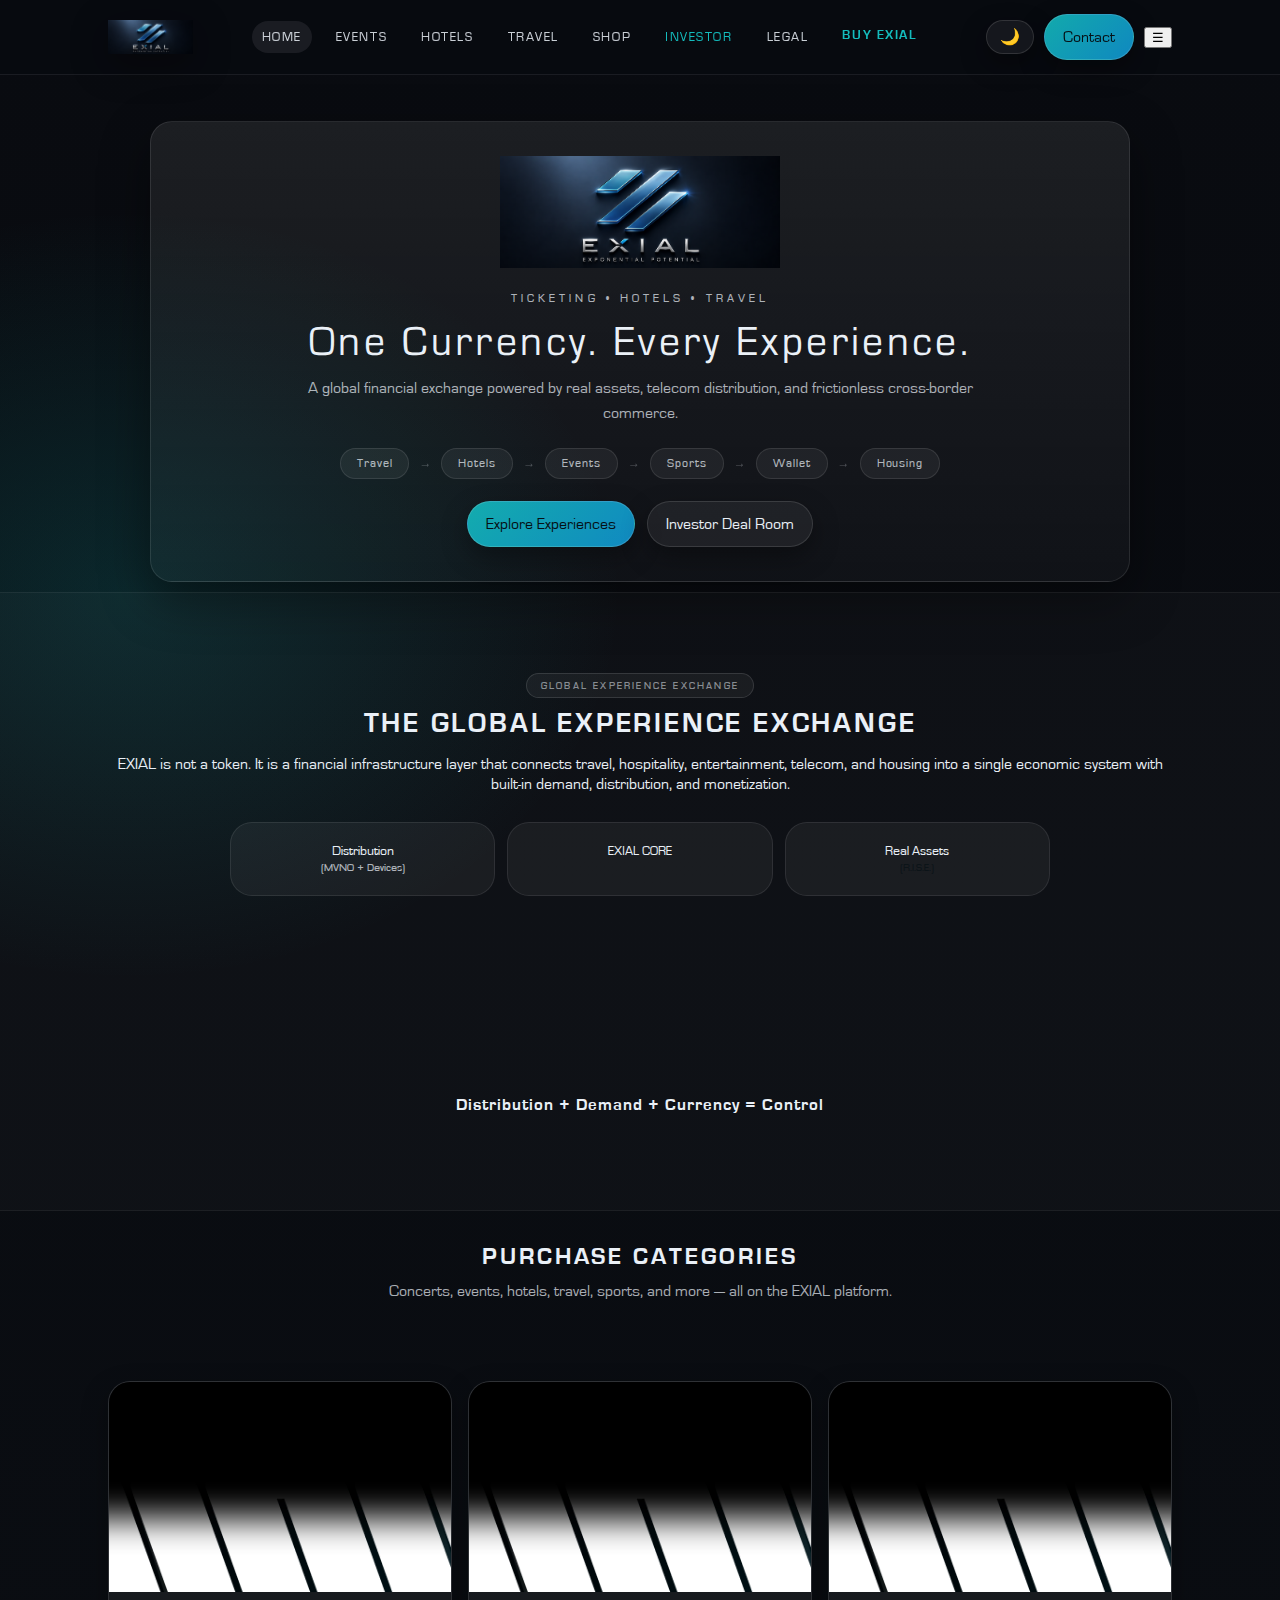
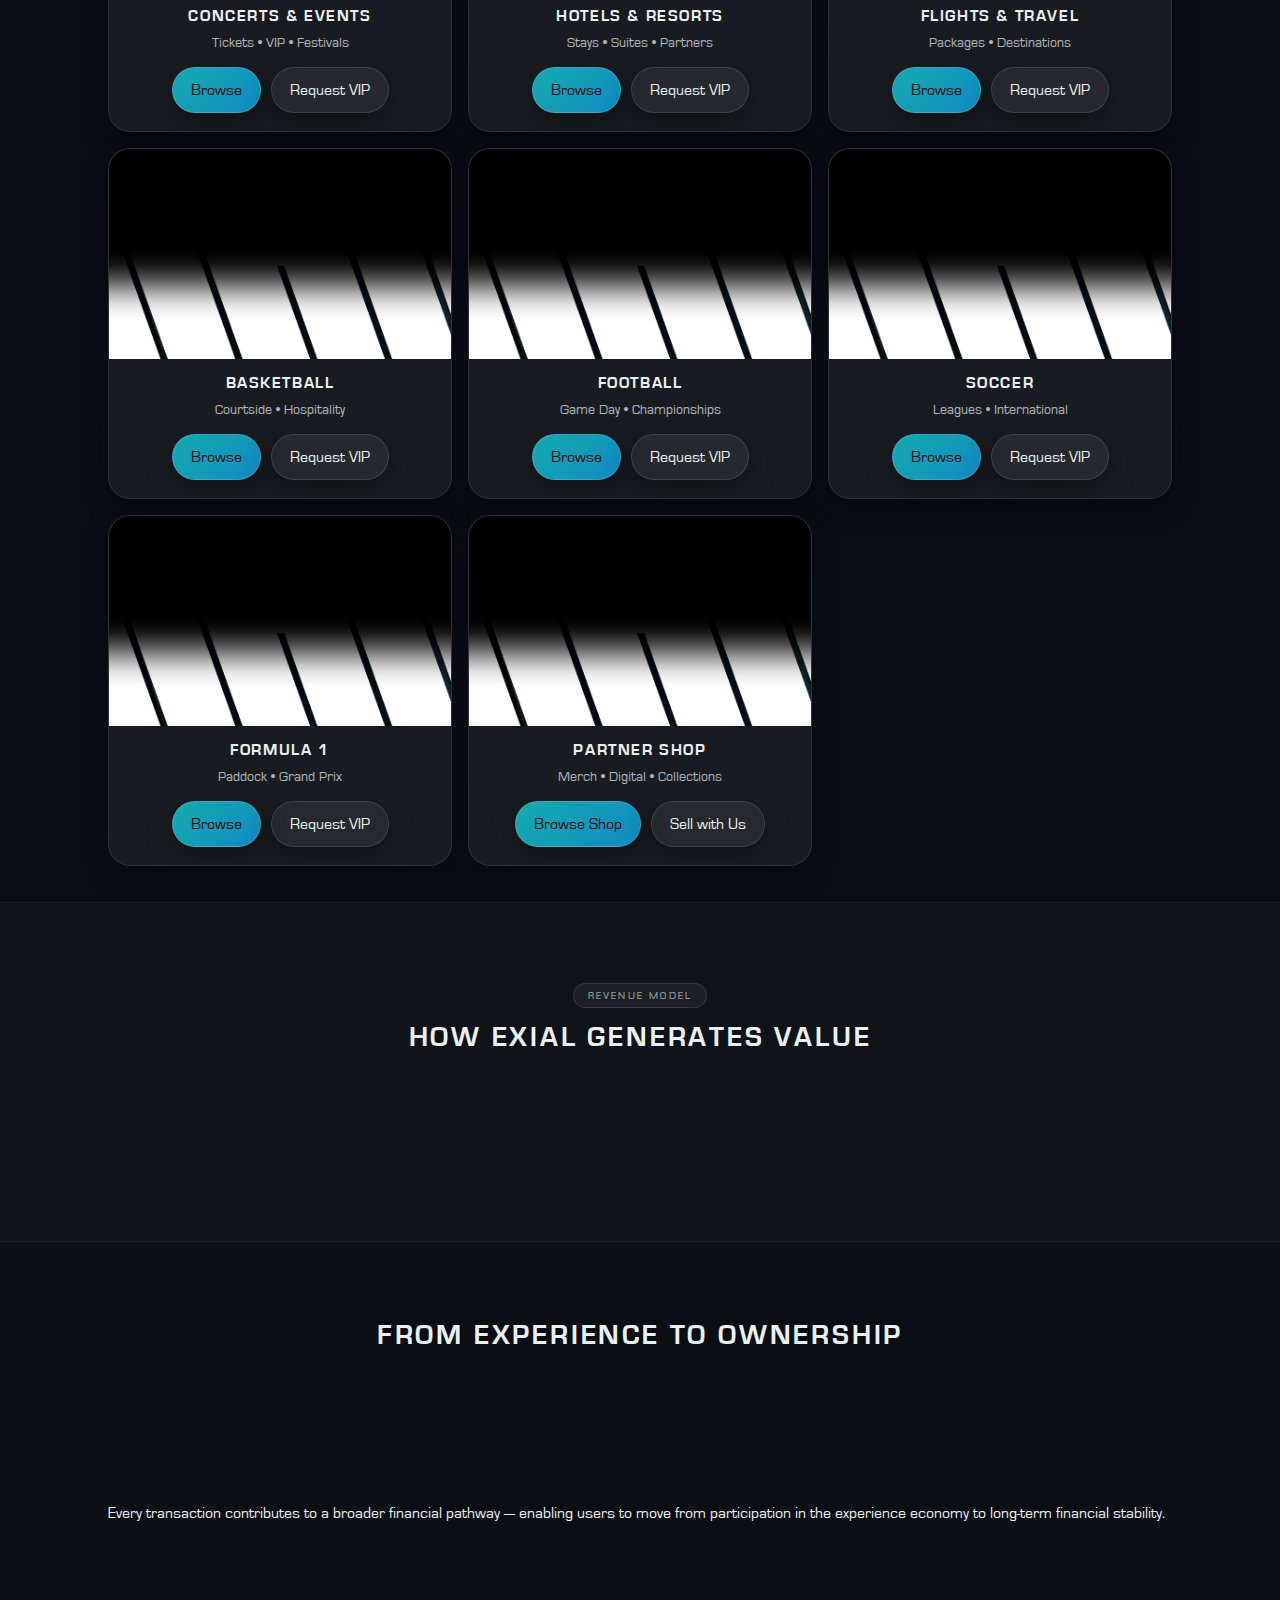
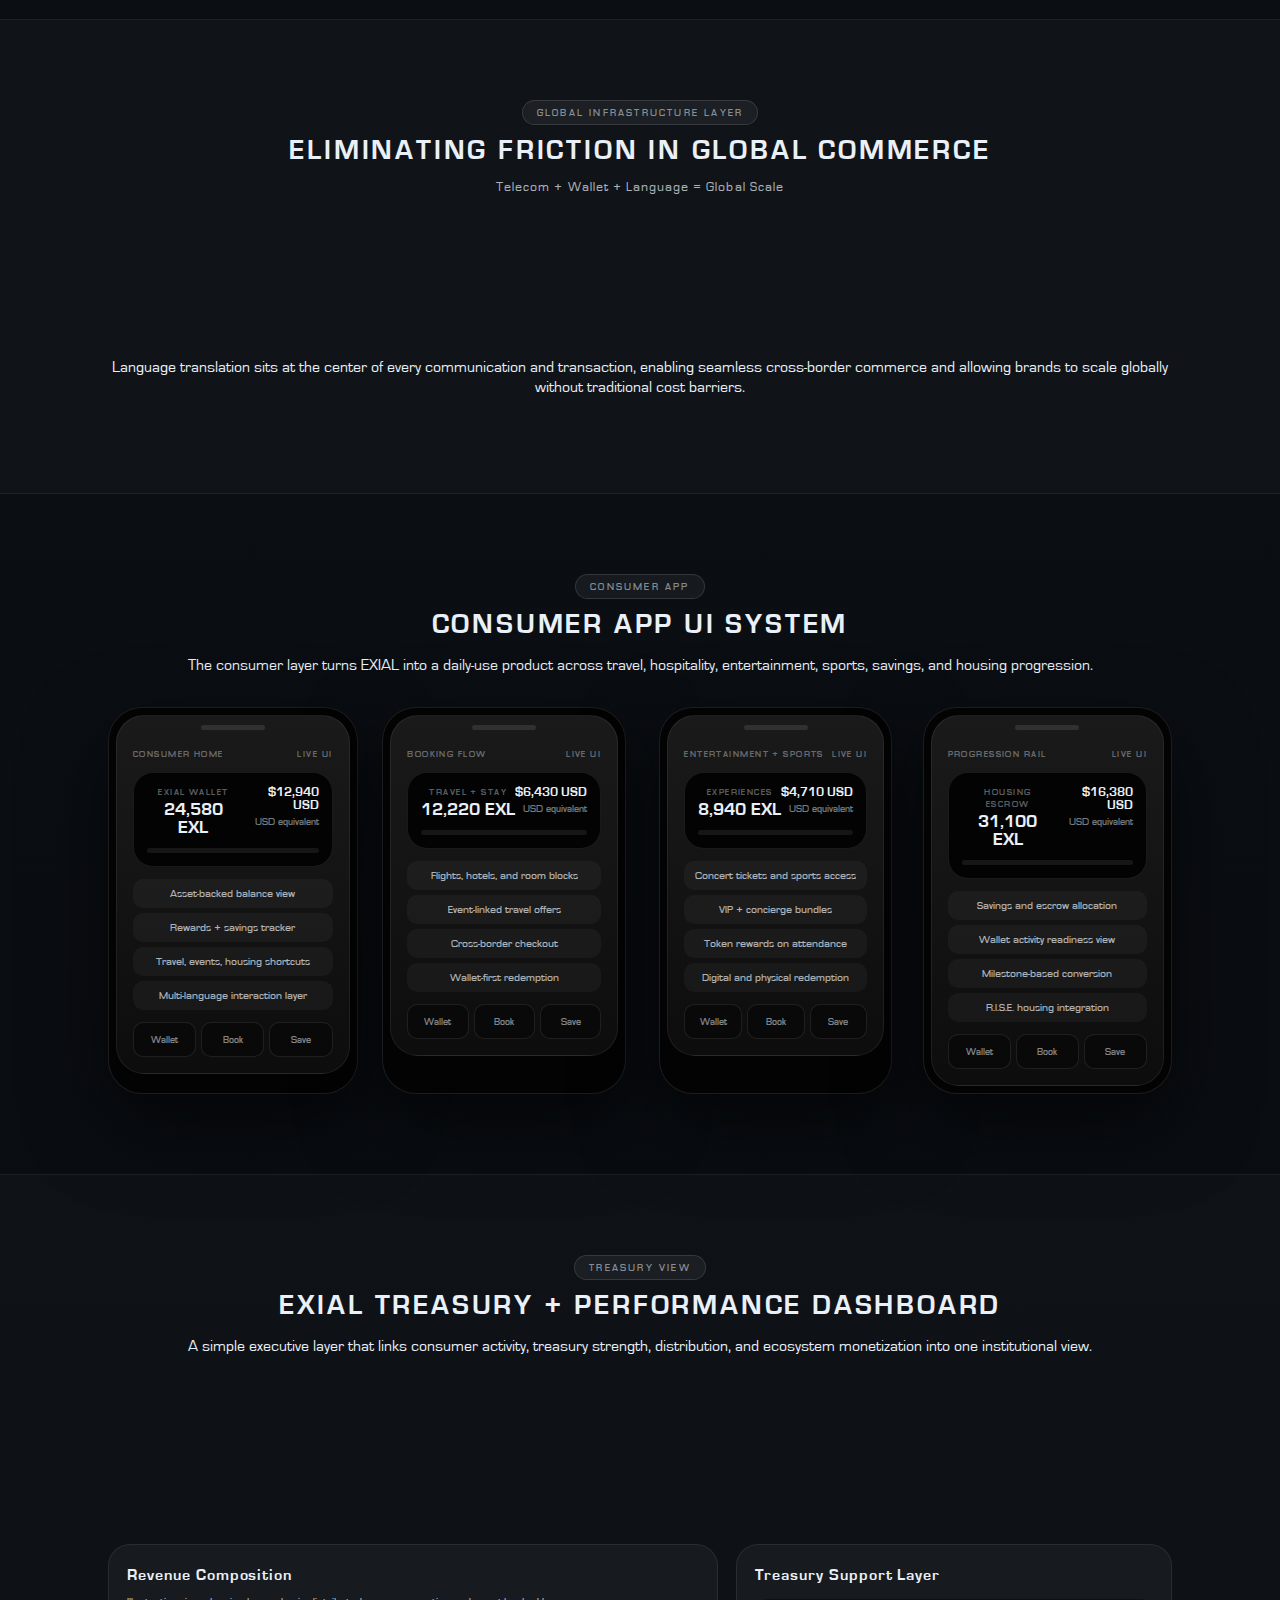
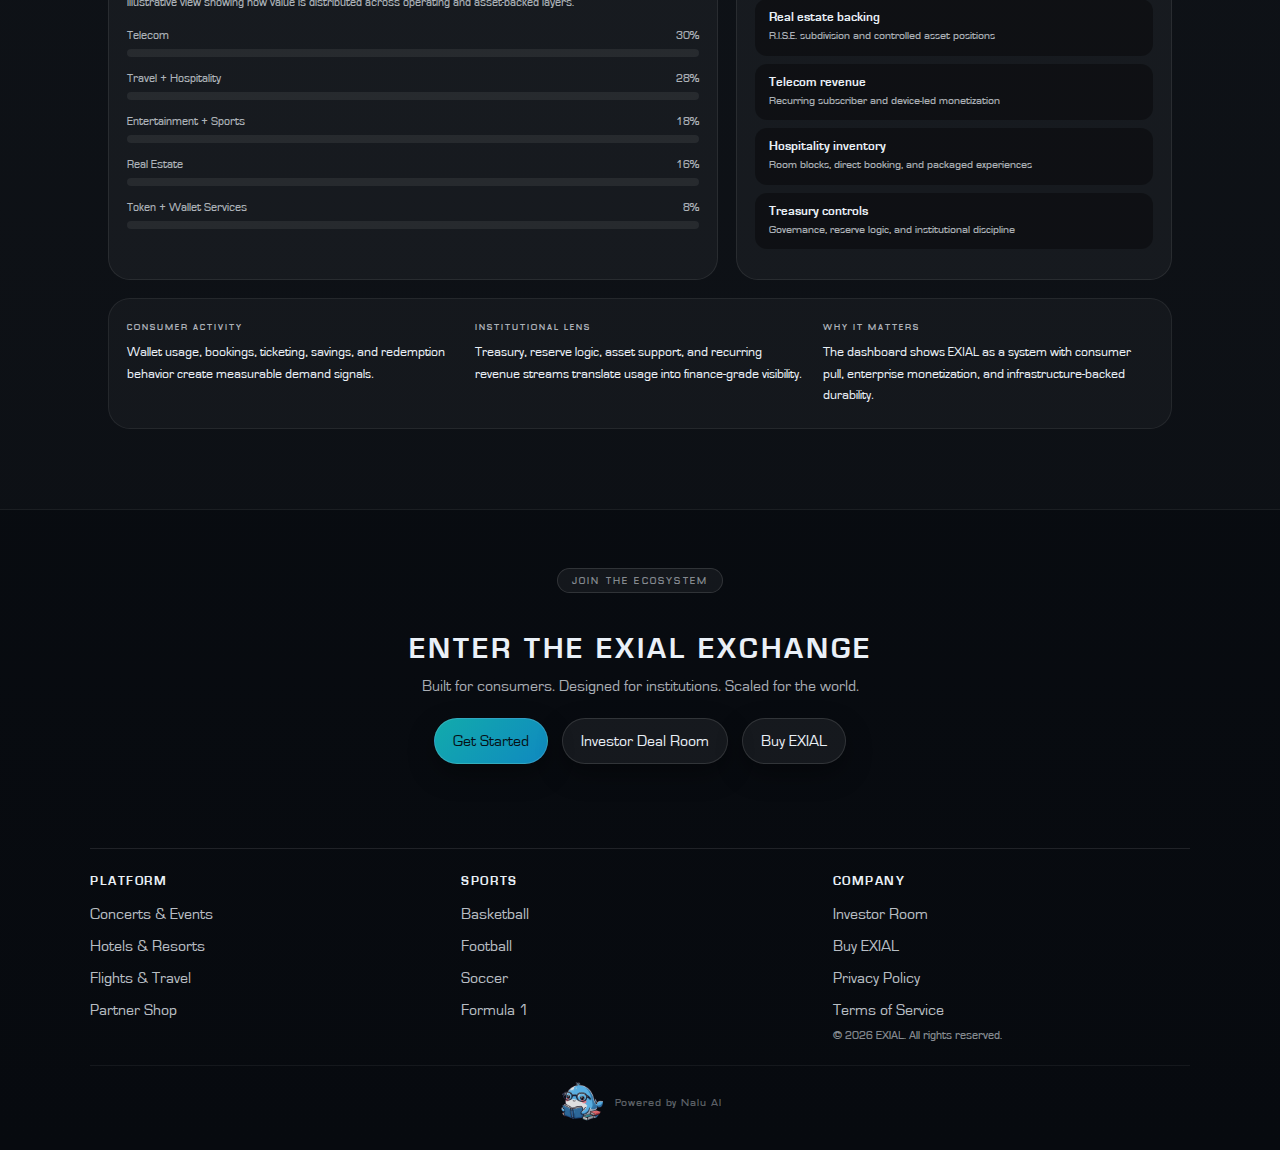
<file: index.html>
<!doctype html>
<html lang="en">
<head>
  <meta charset="utf-8"/>
  <meta name="viewport" content="width=device-width, initial-scale=1"/>
  <title>Home | EXIAL</title>
  <meta name="description" content="EXIAL — One Currency. Every Experience. Ticketing, travel, hotels, and global financial infrastructure."/>
  <link rel="preconnect" href="https://fonts.googleapis.com"/>
  <link rel="preconnect" href="https://fonts.gstatic.com" crossorigin/>
  <link href="https://fonts.googleapis.com/css2?family=Rajdhani:wght@500;600;700&display=swap" rel="stylesheet"/>
  <link rel="stylesheet" href="/assets/styles.css"/>
</head>
<body>
  <nav>
    <div class="nav-inner">
      <div class="brand">
        <img src="/assets/img/exial-logo-2026.png" alt="EXIAL" class="brand-logo-full"/>
      </div>
      <div class="nav-links">
        <a href="/index.html" aria-current="page">Home</a>
        <a href="/events.html">Events</a>
        <a href="/hotels.html">Hotels</a>
        <a href="/travel.html">Travel</a>
        <a href="/shop.html">Shop</a>
        <a href="/investor.html" style="color:var(--teal)">Investor</a>
        <a href="/legal/privacy.html">Legal</a>
        <a href="/token.html" style="color:var(--teal);font-weight:700">Buy EXIAL</a>
      </div>
      <div style="display:flex;gap:10px;align-items:center;">
        <button id="theme-toggle" class="btn theme-btn" aria-label="Toggle day/night">🌙</button>
        <a class="btn primary" href="/contact.html">Contact</a>
        <button class="hamburger" id="nav-toggle" aria-label="Open menu">&#9776;</button>
      </div>
    </div>
  </nav>

  <!-- HERO -->
  <div class="container hero center">
    <div class="hero-card">
      <div class="hero-logo">
        <img src="/assets/img/exial-logo-2026.png" alt="EXIAL logo" class="hero-logo-img"/>
      </div>
      <div class="kicker">Ticketing • Hotels • Travel</div>
      <div class="h1">One Currency. Every Experience.</div>
      <div class="sub">A global financial exchange powered by real assets, telecom distribution, and frictionless cross-border commerce.</div>
      <div class="hero-flow">
        <div class="flow-pill">Travel</div><span class="flow-arrow">→</span>
        <div class="flow-pill">Hotels</div><span class="flow-arrow">→</span>
        <div class="flow-pill">Events</div><span class="flow-arrow">→</span>
        <div class="flow-pill">Sports</div><span class="flow-arrow">→</span>
        <div class="flow-pill">Wallet</div><span class="flow-arrow">→</span>
        <div class="flow-pill">Housing</div>
      </div>
      <div style="display:flex;gap:12px;justify-content:center;flex-wrap:wrap;margin-top:22px">
        <a class="btn primary" href="#categories">Explore Experiences</a>
        <a class="btn" href="/investor.html">Investor Deal Room</a>
      </div>
    </div>
  </div>

  <!-- THE GLOBAL EXPERIENCE EXCHANGE -->
  <div class="xs-section xs-alt">
    <div class="container center">
      <div class="s-tag">Global Experience Exchange</div>
      <h2 class="section-h2">The Global Experience Exchange</h2>
      <p class="lead">EXIAL is not a token. It is a financial infrastructure layer that connects travel, hospitality, entertainment, telecom, and housing into a single economic system with built-in demand, distribution, and monetization.</p>
      <div class="ec-grid">
        <div class="ec-cell">Distribution<br><small style="color:var(--muted)">(MVNO + Devices)</small></div>
        <div class="ec-cell core">EXIAL CORE</div>
        <div class="ec-cell">Real Assets<br><small style="color:rgba(6,16,21,0.70)">(R.I.S.E.)</small></div>
        <div class="ec-cell">Travel +<br>Hospitality</div>
        <div class="ec-cell">Entertainment +<br>Sports</div>
        <div class="ec-cell">Token +<br>Treasury</div>
        <div class="ec-cell">Housing<br>Escrow</div>
        <div class="ec-cell">Telecom<br>Layer</div>
        <div class="ec-cell">Global<br>Wallet</div>
      </div>
      <p class="kill-line">Distribution + Demand + Currency = Control</p>
    </div>
  </div>

  <!-- PURCHASE CATEGORIES -->
  <div id="categories" class="container section">
    <h2>Purchase Categories</h2>
    <p class="lead">Concerts, events, hotels, travel, sports, and more — all on the EXIAL platform.</p>
  </div>

  <div class="container">
    <div class="grid">
      <div class="card">
        <img class="img" src="/assets/img/concerts.jpg" alt="Concerts &amp; Events"/>
        <div class="body center">
          <h3>Concerts &amp; Events</h3>
          <p>Tickets • VIP • Festivals</p>
          <div class="actions">
            <a class="btn primary" href="/events.html#concerts">Browse</a>
            <a class="btn" href="/contact.html">Request VIP</a>
          </div>
        </div>
      </div>
      <div class="card">
        <img class="img" src="/assets/img/hotels.jpg" alt="Hotels &amp; Resorts"/>
        <div class="body center">
          <h3>Hotels &amp; Resorts</h3>
          <p>Stays • Suites • Partners</p>
          <div class="actions">
            <a class="btn primary" href="/hotels.html">Browse</a>
            <a class="btn" href="/contact.html">Request VIP</a>
          </div>
        </div>
      </div>
      <div class="card">
        <img class="img" src="/assets/img/travel.jpg" alt="Flights &amp; Travel"/>
        <div class="body center">
          <h3>Flights &amp; Travel</h3>
          <p>Packages • Destinations</p>
          <div class="actions">
            <a class="btn primary" href="/travel.html">Browse</a>
            <a class="btn" href="/contact.html">Request VIP</a>
          </div>
        </div>
      </div>
      <div class="card">
        <img class="img" src="/assets/img/basketball.jpg" alt="Basketball"/>
        <div class="body center">
          <h3>Basketball</h3>
          <p>Courtside • Hospitality</p>
          <div class="actions">
            <a class="btn primary" href="/events.html#basketball">Browse</a>
            <a class="btn" href="/contact.html">Request VIP</a>
          </div>
        </div>
      </div>
      <div class="card">
        <img class="img" src="/assets/img/football.jpg" alt="Football"/>
        <div class="body center">
          <h3>Football</h3>
          <p>Game Day • Championships</p>
          <div class="actions">
            <a class="btn primary" href="/events.html#football">Browse</a>
            <a class="btn" href="/contact.html">Request VIP</a>
          </div>
        </div>
      </div>
      <div class="card">
        <img class="img" src="/assets/img/soccer.jpg" alt="Soccer"/>
        <div class="body center">
          <h3>Soccer</h3>
          <p>Leagues • International</p>
          <div class="actions">
            <a class="btn primary" href="/events.html#soccer">Browse</a>
            <a class="btn" href="/contact.html">Request VIP</a>
          </div>
        </div>
      </div>
      <div class="card">
        <img class="img" src="/assets/img/f1.jpg" alt="Formula 1"/>
        <div class="body center">
          <h3>Formula 1</h3>
          <p>Paddock • Grand Prix</p>
          <div class="actions">
            <a class="btn primary" href="/events.html#f1">Browse</a>
            <a class="btn" href="/contact.html">Request VIP</a>
          </div>
        </div>
      </div>
      <div class="card">
        <img class="img" src="/assets/img/concerts.jpg" alt="Partner Shop"/>
        <div class="body center">
          <h3>Partner Shop</h3>
          <p>Merch • Digital • Collections</p>
          <div class="actions">
            <a class="btn primary" href="/shop.html">Browse Shop</a>
            <a class="btn" href="/contact.html">Sell with Us</a>
          </div>
        </div>
      </div>
    </div>
  </div>

  <!-- VALUE ENGINE -->
  <div class="xs-section xs-alt">
    <div class="container">
      <div class="center s-tag-wrap"><div class="s-tag">Revenue Model</div></div>
      <h2 class="section-h2">How EXIAL Generates Value</h2>
      <div class="xs-4" style="margin-top:22px">
        <div class="xs-card"><strong style="display:block;font-size:16px;margin-bottom:6px">💸</strong>Transaction Fees</div>
        <div class="xs-card"><strong style="display:block;font-size:16px;margin-bottom:6px">📡</strong>Telecom Revenue</div>
        <div class="xs-card"><strong style="display:block;font-size:16px;margin-bottom:6px">🏘️</strong>Real Estate Margin</div>
        <div class="xs-card"><strong style="display:block;font-size:16px;margin-bottom:6px">⚡</strong>Token Velocity</div>
      </div>
    </div>
  </div>

  <!-- FROM EXPERIENCE TO OWNERSHIP -->
  <div class="xs-section">
    <div class="container">
      <h2 class="section-h2">From Experience to Ownership</h2>
      <div class="xs-4" style="margin-top:22px">
        <div class="xs-card"><div class="step-num">01</div><strong>Use EXIAL</strong><br><span class="card-sub">Book, attend, spend</span></div>
        <div class="xs-card"><div class="step-num">02</div><strong>Earn + Save</strong><br><span class="card-sub">Token rewards accumulate</span></div>
        <div class="xs-card"><div class="step-num">03</div><strong>Build Profile</strong><br><span class="card-sub">Financial identity grows</span></div>
        <div class="xs-card"><div class="step-num">04</div><strong>Access Housing</strong><br><span class="card-sub">R.I.S.E. pathway opens</span></div>
      </div>
      <p class="lead" style="margin-top:20px">Every transaction contributes to a broader financial pathway — enabling users to move from participation in the experience economy to long-term financial stability.</p>
    </div>
  </div>

  <!-- GLOBAL CONNECTIVITY -->
  <div class="xs-section xs-alt">
    <div class="container center">
      <div class="s-tag">Global Infrastructure Layer</div>
      <h2 class="section-h2">Eliminating Friction in Global Commerce</h2>
      <p class="conn-sub">Telecom + Wallet + Language = Global Scale</p>
      <div class="xs-5" style="margin-top:22px">
        <div class="xs-card"><div style="font-size:24px;margin-bottom:10px">📱</div><strong>Phones</strong><span class="card-sub">= onboarding</span></div>
        <div class="xs-card"><div style="font-size:24px;margin-bottom:10px">📶</div><strong>SIM</strong><span class="card-sub">= identity</span></div>
        <div class="xs-card"><div style="font-size:24px;margin-bottom:10px">🌐</div><strong>Data</strong><span class="card-sub">= engagement</span></div>
        <div class="xs-card"><div style="font-size:24px;margin-bottom:10px">💳</div><strong>Wallet</strong><span class="card-sub">= monetization</span></div>
        <div class="xs-card"><div style="font-size:24px;margin-bottom:10px">🌍</div><strong>Language</strong><span class="card-sub">= frictionless global commerce</span></div>
      </div>
      <p class="lead" style="margin-top:20px">Language translation sits at the center of every communication and transaction, enabling seamless cross-border commerce and allowing brands to scale globally without traditional cost barriers.</p>
    </div>
  </div>

  <!-- CONSUMER APP UI SYSTEM -->
  <div class="xs-section">
    <div class="container center">
      <div class="s-tag">Consumer App</div>
      <h2 class="section-h2">Consumer App UI System</h2>
      <p class="lead">The consumer layer turns EXIAL into a daily-use product across travel, hospitality, entertainment, sports, savings, and housing progression.</p>
      <div class="phone-grid">

        <div class="phone-outer">
          <div class="phone-inner">
            <div class="phone-notch"></div>
            <div class="phone-meta"><span>Consumer home</span><span>Live UI</span></div>
            <div class="phone-balance-card">
              <div class="phone-balance-top">
                <div>
                  <div class="phone-token-label">EXIAL Wallet</div>
                  <div class="phone-token-value">24,580 EXL</div>
                </div>
                <div style="text-align:right">
                  <div style="font-weight:600;font-size:13px;color:var(--text)">$12,940 USD</div>
                  <div class="phone-usd">USD equivalent</div>
                </div>
              </div>
              <div class="phone-bar-bg"><div class="phone-bar-fill" data-width="68%"></div></div>
            </div>
            <div class="phone-items">
              <div class="phone-item">Asset-backed balance view</div>
              <div class="phone-item">Rewards + savings tracker</div>
              <div class="phone-item">Travel, events, housing shortcuts</div>
              <div class="phone-item">Multi-language interaction layer</div>
            </div>
            <div class="phone-actions">
              <div class="phone-action">Wallet</div>
              <div class="phone-action">Book</div>
              <div class="phone-action">Save</div>
            </div>
          </div>
        </div>

        <div class="phone-outer">
          <div class="phone-inner">
            <div class="phone-notch"></div>
            <div class="phone-meta"><span>Booking flow</span><span>Live UI</span></div>
            <div class="phone-balance-card">
              <div class="phone-balance-top">
                <div>
                  <div class="phone-token-label">Travel + Stay</div>
                  <div class="phone-token-value">12,220 EXL</div>
                </div>
                <div style="text-align:right">
                  <div style="font-weight:600;font-size:13px;color:var(--text)">$6,430 USD</div>
                  <div class="phone-usd">USD equivalent</div>
                </div>
              </div>
              <div class="phone-bar-bg"><div class="phone-bar-fill" data-width="48%"></div></div>
            </div>
            <div class="phone-items">
              <div class="phone-item">Flights, hotels, and room blocks</div>
              <div class="phone-item">Event-linked travel offers</div>
              <div class="phone-item">Cross-border checkout</div>
              <div class="phone-item">Wallet-first redemption</div>
            </div>
            <div class="phone-actions">
              <div class="phone-action">Wallet</div>
              <div class="phone-action">Book</div>
              <div class="phone-action">Save</div>
            </div>
          </div>
        </div>

        <div class="phone-outer">
          <div class="phone-inner">
            <div class="phone-notch"></div>
            <div class="phone-meta"><span>Entertainment + sports</span><span>Live UI</span></div>
            <div class="phone-balance-card">
              <div class="phone-balance-top">
                <div>
                  <div class="phone-token-label">Experiences</div>
                  <div class="phone-token-value">8,940 EXL</div>
                </div>
                <div style="text-align:right">
                  <div style="font-weight:600;font-size:13px;color:var(--text)">$4,710 USD</div>
                  <div class="phone-usd">USD equivalent</div>
                </div>
              </div>
              <div class="phone-bar-bg"><div class="phone-bar-fill" data-width="35%"></div></div>
            </div>
            <div class="phone-items">
              <div class="phone-item">Concert tickets and sports access</div>
              <div class="phone-item">VIP + concierge bundles</div>
              <div class="phone-item">Token rewards on attendance</div>
              <div class="phone-item">Digital and physical redemption</div>
            </div>
            <div class="phone-actions">
              <div class="phone-action">Wallet</div>
              <div class="phone-action">Book</div>
              <div class="phone-action">Save</div>
            </div>
          </div>
        </div>

        <div class="phone-outer">
          <div class="phone-inner">
            <div class="phone-notch"></div>
            <div class="phone-meta"><span>Progression rail</span><span>Live UI</span></div>
            <div class="phone-balance-card">
              <div class="phone-balance-top">
                <div>
                  <div class="phone-token-label">Housing Escrow</div>
                  <div class="phone-token-value">31,100 EXL</div>
                </div>
                <div style="text-align:right">
                  <div style="font-weight:600;font-size:13px;color:var(--text)">$16,380 USD</div>
                  <div class="phone-usd">USD equivalent</div>
                </div>
              </div>
              <div class="phone-bar-bg"><div class="phone-bar-fill" data-width="78%"></div></div>
            </div>
            <div class="phone-items">
              <div class="phone-item">Savings and escrow allocation</div>
              <div class="phone-item">Wallet activity readiness view</div>
              <div class="phone-item">Milestone-based conversion</div>
              <div class="phone-item">R.I.S.E. housing integration</div>
            </div>
            <div class="phone-actions">
              <div class="phone-action">Wallet</div>
              <div class="phone-action">Book</div>
              <div class="phone-action">Save</div>
            </div>
          </div>
        </div>

      </div>
    </div>
  </div>

  <!-- TREASURY + PERFORMANCE DASHBOARD -->
  <div class="xs-section xs-alt">
    <div class="container">
      <div class="center">
        <div class="s-tag">Treasury View</div>
        <h2 class="section-h2">EXIAL Treasury + Performance Dashboard</h2>
        <p class="lead">A simple executive layer that links consumer activity, treasury strength, distribution, and ecosystem monetization into one institutional view.</p>
      </div>
      <div class="stat-grid" style="margin-top:28px">
        <div class="stat-card">
          <div class="stat-label">Treasury coverage</div>
          <div class="stat-value">2.4x</div>
          <div class="stat-divider"></div>
          <div class="stat-note">Illustrative ESCR view</div>
        </div>
        <div class="stat-card">
          <div class="stat-label">Active wallets</div>
          <div class="stat-value">128K</div>
          <div class="stat-divider"></div>
          <div class="stat-note">Consumer + ecosystem users</div>
        </div>
        <div class="stat-card">
          <div class="stat-label">Subscriber path</div>
          <div class="stat-value">1M</div>
          <div class="stat-divider"></div>
          <div class="stat-note">MVNO scale objective</div>
        </div>
        <div class="stat-card">
          <div class="stat-label">Experience GMV</div>
          <div class="stat-value">$245M</div>
          <div class="stat-divider"></div>
          <div class="stat-note">Travel + events + hospitality</div>
        </div>
      </div>
      <div class="dash-panels">
        <div class="rev-panel">
          <h3>Revenue Composition</h3>
          <p class="rev-sub">Illustrative view showing how value is distributed across operating and asset-backed layers.</p>
          <div class="rev-bar-row"><div class="rev-bar-labels"><span>Telecom</span><span>30%</span></div><div class="rev-bar-bg"><div class="rev-bar-fill" data-width="30%"></div></div></div>
          <div class="rev-bar-row"><div class="rev-bar-labels"><span>Travel + Hospitality</span><span>28%</span></div><div class="rev-bar-bg"><div class="rev-bar-fill" data-width="28%"></div></div></div>
          <div class="rev-bar-row"><div class="rev-bar-labels"><span>Entertainment + Sports</span><span>18%</span></div><div class="rev-bar-bg"><div class="rev-bar-fill" data-width="18%"></div></div></div>
          <div class="rev-bar-row"><div class="rev-bar-labels"><span>Real Estate</span><span>16%</span></div><div class="rev-bar-bg"><div class="rev-bar-fill" data-width="16%"></div></div></div>
          <div class="rev-bar-row"><div class="rev-bar-labels"><span>Token + Wallet Services</span><span>8%</span></div><div class="rev-bar-bg"><div class="rev-bar-fill" data-width="8%"></div></div></div>
        </div>
        <div class="trs-panel">
          <h3>Treasury Support Layer</h3>
          <div style="margin-top:16px">
            <div class="trs-row"><div class="trs-row-title">Real estate backing</div><div class="trs-row-desc">R.I.S.E. subdivision and controlled asset positions</div></div>
            <div class="trs-row"><div class="trs-row-title">Telecom revenue</div><div class="trs-row-desc">Recurring subscriber and device-led monetization</div></div>
            <div class="trs-row"><div class="trs-row-title">Hospitality inventory</div><div class="trs-row-desc">Room blocks, direct booking, and packaged experiences</div></div>
            <div class="trs-row"><div class="trs-row-title">Treasury controls</div><div class="trs-row-desc">Governance, reserve logic, and institutional discipline</div></div>
          </div>
        </div>
      </div>
      <div class="dash-bottom">
        <div><div class="dash-col-label">Consumer activity</div><div class="dash-col-text">Wallet usage, bookings, ticketing, savings, and redemption behavior create measurable demand signals.</div></div>
        <div><div class="dash-col-label">Institutional lens</div><div class="dash-col-text">Treasury, reserve logic, asset support, and recurring revenue streams translate usage into finance-grade visibility.</div></div>
        <div><div class="dash-col-label">Why it matters</div><div class="dash-col-text">The dashboard shows EXIAL as a system with consumer pull, enterprise monetization, and infrastructure-backed durability.</div></div>
      </div>
    </div>
  </div>

  <!-- CTA -->
  <div class="cta-section container">
    <div class="s-tag" style="margin-bottom:16px">Join the Ecosystem</div>
    <h2>Enter the EXIAL Exchange</h2>
    <p style="color:var(--muted);max-width:520px;margin:0 auto">Built for consumers. Designed for institutions. Scaled for the world.</p>
    <div class="cta-btns">
      <a class="btn primary" href="/contact.html">Get Started</a>
      <a class="btn" href="/investor.html">Investor Deal Room</a>
      <a class="btn" href="/token.html">Buy EXIAL</a>
    </div>
  </div>

  <!-- FOOTER -->
  <div class="container footer">
    <div class="footer-grid">
      <div>
        <h4>Platform</h4>
        <a href="/events.html#concerts">Concerts &amp; Events</a>
        <a href="/hotels.html">Hotels &amp; Resorts</a>
        <a href="/travel.html">Flights &amp; Travel</a>
        <a href="/shop.html">Partner Shop</a>
      </div>
      <div>
        <h4>Sports</h4>
        <a href="/events.html#basketball">Basketball</a>
        <a href="/events.html#football">Football</a>
        <a href="/events.html#soccer">Soccer</a>
        <a href="/events.html#f1">Formula 1</a>
      </div>
      <div>
        <h4>Company</h4>
        <a href="/investor.html">Investor Room</a>
        <a href="/token.html">Buy EXIAL</a>
        <a href="/legal/privacy.html">Privacy Policy</a>
        <a href="/legal/terms.html">Terms of Service</a>
        <div class="small">© 2026 EXIAL. All rights reserved.</div>
      </div>
    </div>
    <div style="text-align:center;margin-top:20px;padding-top:14px;border-top:1px solid rgba(255,255,255,0.06)">
      <img src="/assets/img/nalu-mascot.png" alt="Nalu AI" style="height:44px;width:44px;border-radius:50%;object-fit:cover;opacity:0.88;vertical-align:middle;margin-right:8px"/>
      <span style="font-size:11px;color:rgba(234,240,247,0.40);letter-spacing:0.08em;vertical-align:middle">Powered by Nalu AI</span>
    </div>
  </div>

  <script src="/assets/app.js"></script>
  <script src="https://naluask.com/widget.js" data-client-key="exial_k_2026_exial" defer></script>
</body>
</html>
</file>
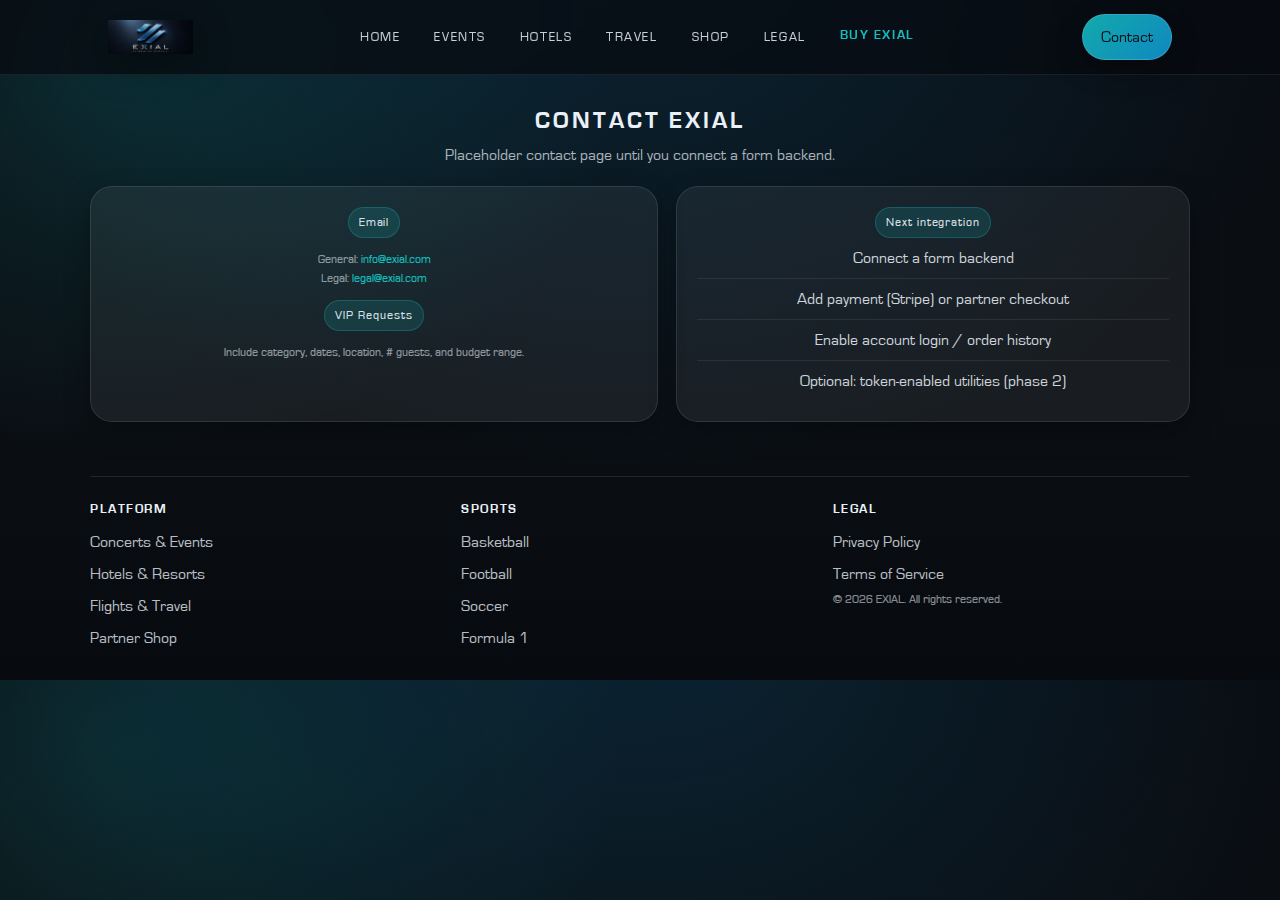
<file: contact.html>
<!doctype html>
<html lang="en">
<head>
  <meta charset="utf-8"/>
  <meta name="viewport" content="width=device-width, initial-scale=1"/>
  <title>Contact | EXIAL</title>
  <meta name="description" content="EXIAL — Exponential Potential. Ticketing, travel, and premium experiences."/>
  <link rel="stylesheet" href="/assets/styles.css"/>
</head>
<body>
  <nav>
    <div class="nav-inner">
      <div class="brand">
        <img src="/assets/img/exial-logo-2026.png" alt="EXIAL" class="brand-logo-full"/>
      </div>
      <div class="nav-links"><a href="/index.html">Home</a><a href="/events.html">Events</a><a href="/hotels.html">Hotels</a><a href="/travel.html">Travel</a><a href="/shop.html">Shop</a><a href="/legal/privacy.html">Legal</a><a href="/token.html" style="color:var(--teal);font-weight:700">Buy EXIAL</a></div>
      <a class="btn primary" href="/contact.html">Contact</a>
    </div>
  </nav>
  
<div class="container section center">
  <h2>Contact EXIAL</h2>
  <p class="lead">Placeholder contact page until you connect a form backend.</p>
  <div class="feature">
    <div class="panel">
      <span class="badge">Email</span>
      <p class="small">General: <a href="mailto:info@exial.com">info@exial.com</a><br/>Legal: <a href="mailto:legal@exial.com">legal@exial.com</a></p>
      <span class="badge">VIP Requests</span>
      <p class="small">Include category, dates, location, # guests, and budget range.</p>
    </div>
    <div class="panel">
      <span class="badge">Next integration</span>
      <ul class="list">
        <li>Connect a form backend</li>
        <li>Add payment (Stripe) or partner checkout</li>
        <li>Enable account login / order history</li>
        <li>Optional: token-enabled utilities (phase 2)</li>
      </ul>
    </div>
  </div>
</div>

  <div class="container footer">
    <div class="footer-grid">
      <div>
        <h4>Platform</h4>
        <a href="/events.html#concerts">Concerts & Events</a>
        <a href="/hotels.html">Hotels & Resorts</a>
        <a href="/travel.html">Flights & Travel</a>
        <a href="/shop.html">Partner Shop</a>
      </div>
      <div>
        <h4>Sports</h4>
        <a href="/events.html#basketball">Basketball</a>
        <a href="/events.html#football">Football</a>
        <a href="/events.html#soccer">Soccer</a>
        <a href="/events.html#f1">Formula 1</a>
      </div>
      <div>
        <h4>Legal</h4>
        <a href="/legal/privacy.html">Privacy Policy</a>
        <a href="/legal/terms.html">Terms of Service</a>
        <div class="small">© 2026 EXIAL. All rights reserved.</div>
      </div>
    </div>
  </div>
  <script src="/assets/app.js"></script>
</body>
</html>
</file>
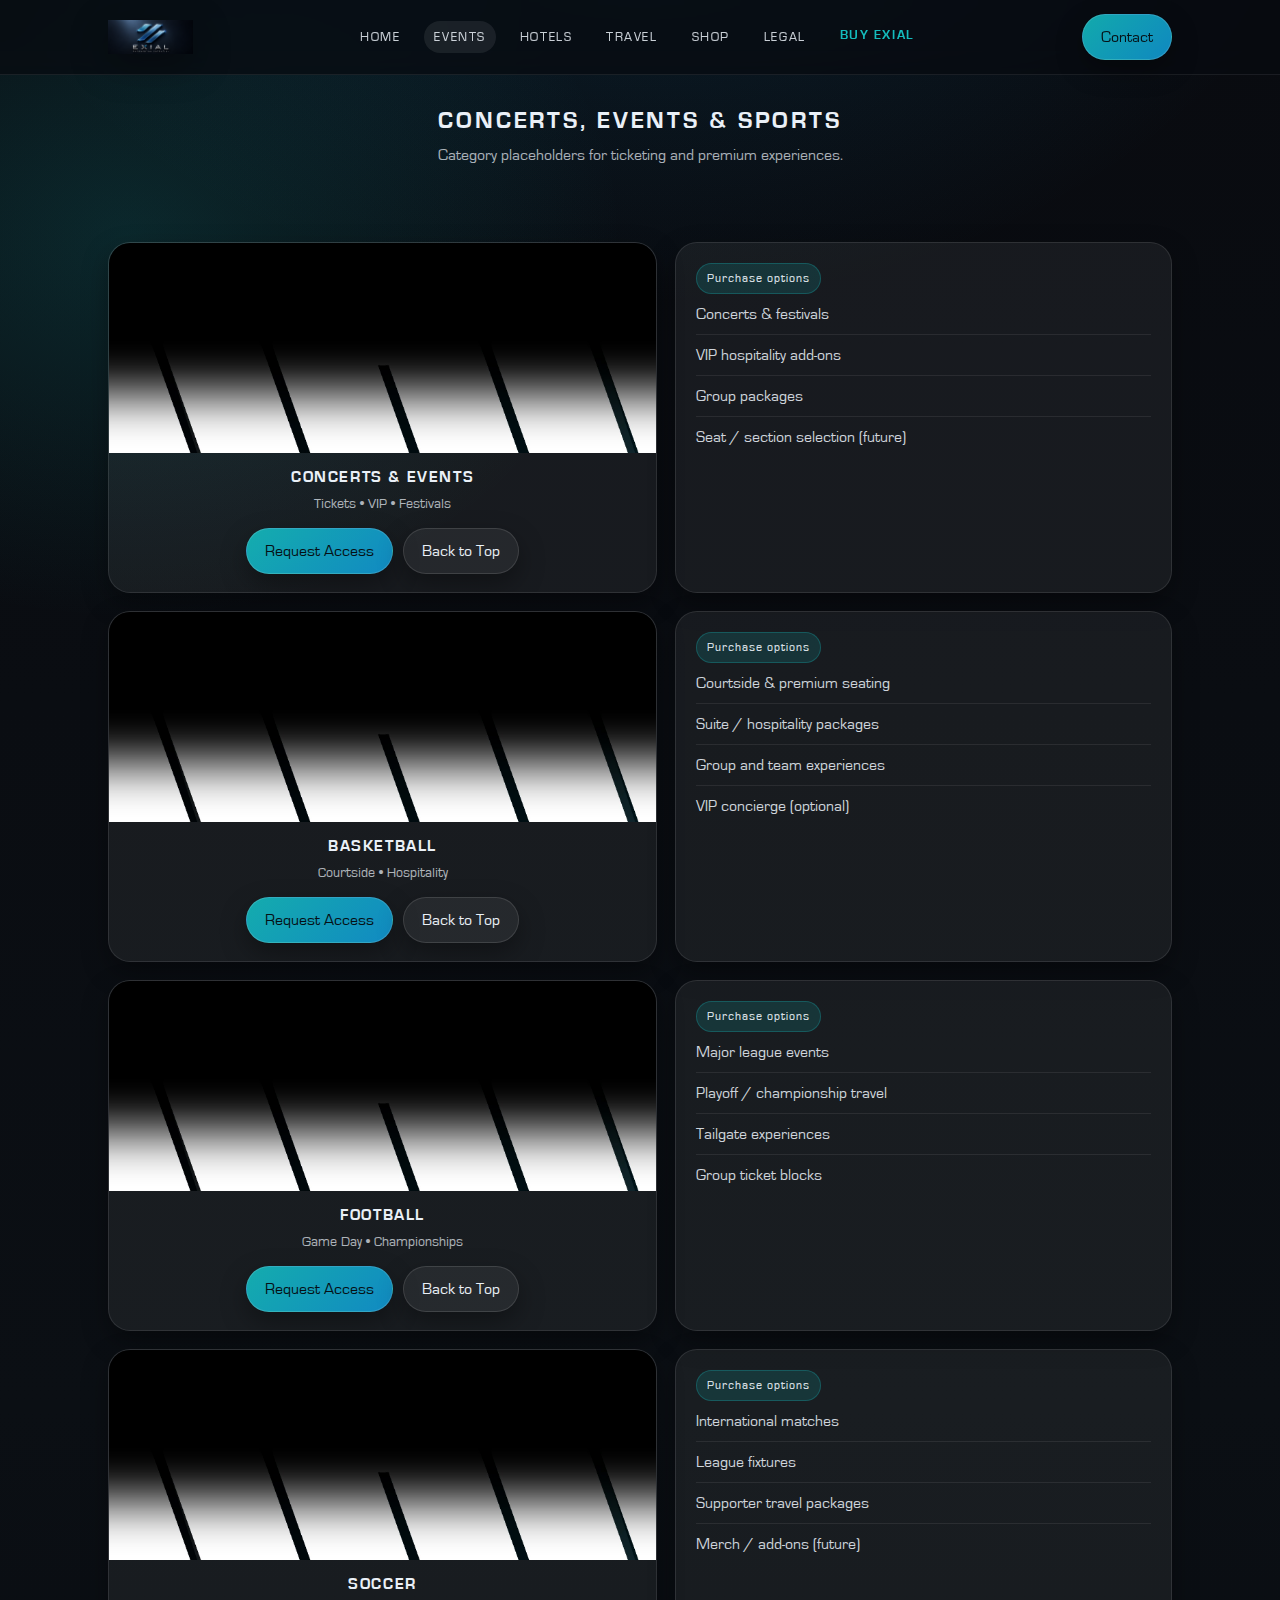
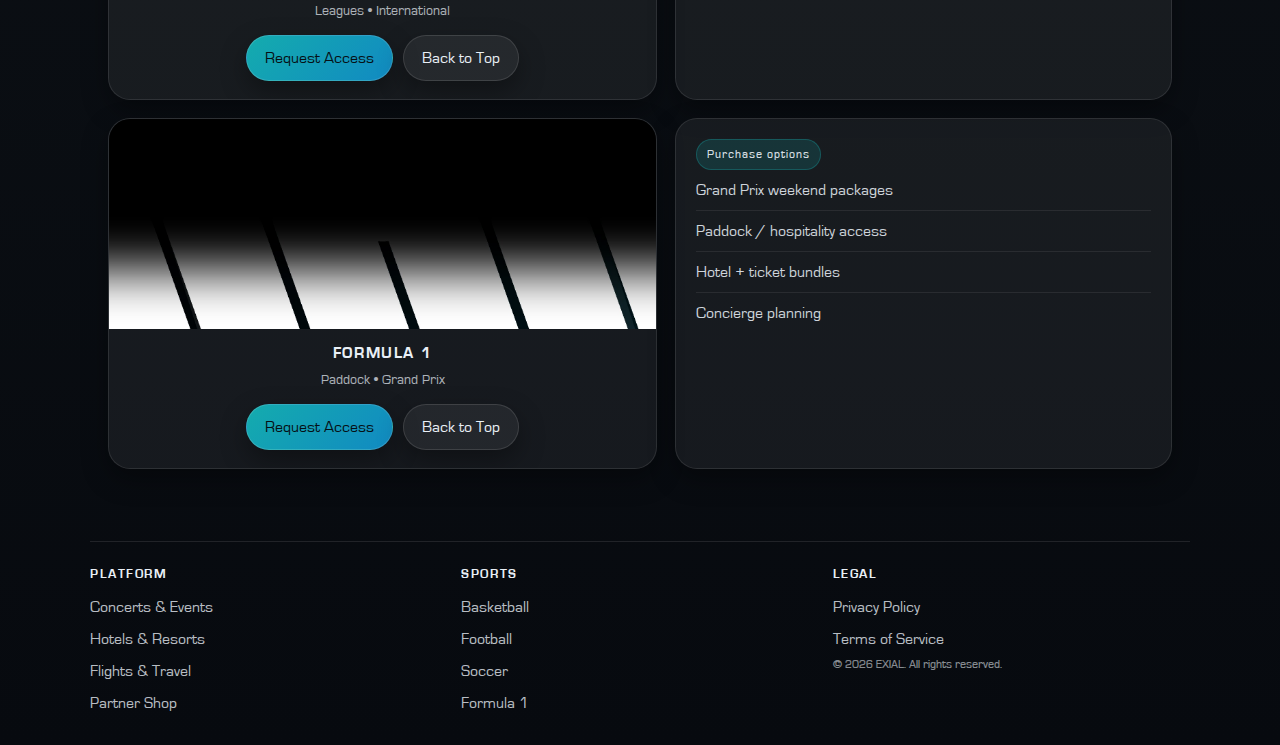
<file: events.html>
<!doctype html>
<html lang="en">
<head>
  <meta charset="utf-8"/>
  <meta name="viewport" content="width=device-width, initial-scale=1"/>
  <title>Events | EXIAL</title>
  <meta name="description" content="EXIAL — Exponential Potential. Ticketing, travel, and premium experiences."/>
  <link rel="stylesheet" href="/assets/styles.css"/>
</head>
<body>
  <nav>
    <div class="nav-inner">
      <div class="brand">
        <img src="/assets/img/exial-logo-2026.png" alt="EXIAL" class="brand-logo-full"/>
      </div>
      <div class="nav-links"><a href="/index.html">Home</a><a href="/events.html" aria-current="page">Events</a><a href="/hotels.html">Hotels</a><a href="/travel.html">Travel</a><a href="/shop.html">Shop</a><a href="/legal/privacy.html">Legal</a><a href="/token.html" style="color:var(--teal);font-weight:700">Buy EXIAL</a></div>
      <a class="btn primary" href="/contact.html">Contact</a>
    </div>
  </nav>
  
<div id="top" class="container section center">
  <h2>Concerts, Events & Sports</h2>
  <p class="lead">Category placeholders for ticketing and premium experiences.</p>
</div>
<div class="container">
  
    <div id="concerts" class="feature">
      <div class="card">
        <img class="img" src="/assets/img/concerts.jpg" alt="Concerts &amp; Events"/>
        <div class="body center">
          <h3>Concerts &amp; Events</h3>
          <p>Tickets • VIP • Festivals</p>
          <div class="actions">
            <a class="btn primary" href="/contact.html">Request Access</a>
            <a class="btn" href="#top">Back to Top</a>
          </div>
        </div>
      </div>
      <div class="panel">
        <span class="badge">Purchase options</span>
        <ul class="list"><li>Concerts &amp; festivals</li><li>VIP hospitality add-ons</li><li>Group packages</li><li>Seat / section selection (future)</li></ul>
      </div>
    </div>
    
  
    <div id="basketball" class="feature">
      <div class="card">
        <img class="img" src="/assets/img/basketball.jpg" alt="Basketball"/>
        <div class="body center">
          <h3>Basketball</h3>
          <p>Courtside • Hospitality</p>
          <div class="actions">
            <a class="btn primary" href="/contact.html">Request Access</a>
            <a class="btn" href="#top">Back to Top</a>
          </div>
        </div>
      </div>
      <div class="panel">
        <span class="badge">Purchase options</span>
        <ul class="list"><li>Courtside &amp; premium seating</li><li>Suite / hospitality packages</li><li>Group and team experiences</li><li>VIP concierge (optional)</li></ul>
      </div>
    </div>
    
  
    <div id="football" class="feature">
      <div class="card">
        <img class="img" src="/assets/img/football.jpg" alt="Football"/>
        <div class="body center">
          <h3>Football</h3>
          <p>Game Day • Championships</p>
          <div class="actions">
            <a class="btn primary" href="/contact.html">Request Access</a>
            <a class="btn" href="#top">Back to Top</a>
          </div>
        </div>
      </div>
      <div class="panel">
        <span class="badge">Purchase options</span>
        <ul class="list"><li>Major league events</li><li>Playoff / championship travel</li><li>Tailgate experiences</li><li>Group ticket blocks</li></ul>
      </div>
    </div>
    
  
    <div id="soccer" class="feature">
      <div class="card">
        <img class="img" src="/assets/img/soccer.jpg" alt="Soccer"/>
        <div class="body center">
          <h3>Soccer</h3>
          <p>Leagues • International</p>
          <div class="actions">
            <a class="btn primary" href="/contact.html">Request Access</a>
            <a class="btn" href="#top">Back to Top</a>
          </div>
        </div>
      </div>
      <div class="panel">
        <span class="badge">Purchase options</span>
        <ul class="list"><li>International matches</li><li>League fixtures</li><li>Supporter travel packages</li><li>Merch / add-ons (future)</li></ul>
      </div>
    </div>
    
  
    <div id="f1" class="feature">
      <div class="card">
        <img class="img" src="/assets/img/f1.jpg" alt="Formula 1"/>
        <div class="body center">
          <h3>Formula 1</h3>
          <p>Paddock • Grand Prix</p>
          <div class="actions">
            <a class="btn primary" href="/contact.html">Request Access</a>
            <a class="btn" href="#top">Back to Top</a>
          </div>
        </div>
      </div>
      <div class="panel">
        <span class="badge">Purchase options</span>
        <ul class="list"><li>Grand Prix weekend packages</li><li>Paddock / hospitality access</li><li>Hotel + ticket bundles</li><li>Concierge planning</li></ul>
      </div>
    </div>
    
</div>

  <div class="container footer">
    <div class="footer-grid">
      <div>
        <h4>Platform</h4>
        <a href="/events.html#concerts">Concerts & Events</a>
        <a href="/hotels.html">Hotels & Resorts</a>
        <a href="/travel.html">Flights & Travel</a>
        <a href="/shop.html">Partner Shop</a>
      </div>
      <div>
        <h4>Sports</h4>
        <a href="/events.html#basketball">Basketball</a>
        <a href="/events.html#football">Football</a>
        <a href="/events.html#soccer">Soccer</a>
        <a href="/events.html#f1">Formula 1</a>
      </div>
      <div>
        <h4>Legal</h4>
        <a href="/legal/privacy.html">Privacy Policy</a>
        <a href="/legal/terms.html">Terms of Service</a>
        <div class="small">© 2026 EXIAL. All rights reserved.</div>
      </div>
    </div>
  </div>
  <script src="/assets/app.js"></script>
</body>
</html>
</file>
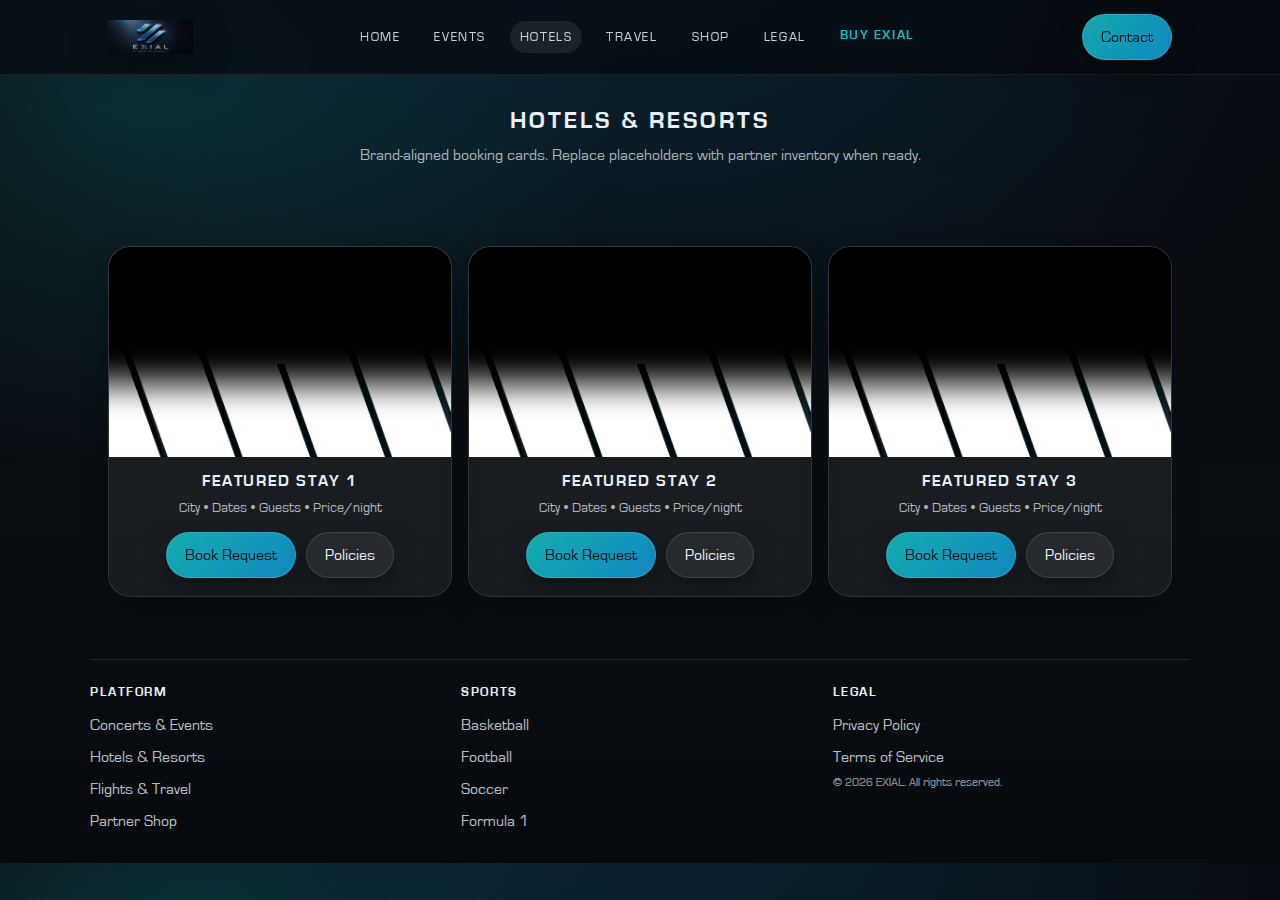
<file: hotels.html>
<!doctype html>
<html lang="en">
<head>
  <meta charset="utf-8"/>
  <meta name="viewport" content="width=device-width, initial-scale=1"/>
  <title>Hotels | EXIAL</title>
  <meta name="description" content="EXIAL — Exponential Potential. Ticketing, travel, and premium experiences."/>
  <link rel="stylesheet" href="/assets/styles.css"/>
</head>
<body>
  <nav>
    <div class="nav-inner">
      <div class="brand">
        <img src="/assets/img/exial-logo-2026.png" alt="EXIAL" class="brand-logo-full"/>
      </div>
      <div class="nav-links"><a href="/index.html">Home</a><a href="/events.html">Events</a><a href="/hotels.html" aria-current="page">Hotels</a><a href="/travel.html">Travel</a><a href="/shop.html">Shop</a><a href="/legal/privacy.html">Legal</a><a href="/token.html" style="color:var(--teal);font-weight:700">Buy EXIAL</a></div>
      <a class="btn primary" href="/contact.html">Contact</a>
    </div>
  </nav>
  
<div class="container section center">
  <h2>Hotels & Resorts</h2>
  <p class="lead">Brand-aligned booking cards. Replace placeholders with partner inventory when ready.</p>
</div>
<div class="container">
  <div class="grid">
    
    <div class="card">
      <img class="img" src="/assets/img/hotels.jpg" alt="Hotel placeholder"/>
      <div class="body center">
        <h3>Featured Stay 1</h3>
        <p>City • Dates • Guests • Price/night</p>
        <div class="actions">
          <a class="btn primary" href="/contact.html">Book Request</a>
          <a class="btn" href="/legal/terms.html">Policies</a>
        </div>
      </div>
    </div>
    <div class="card">
      <img class="img" src="/assets/img/hotels.jpg" alt="Hotel placeholder"/>
      <div class="body center">
        <h3>Featured Stay 2</h3>
        <p>City • Dates • Guests • Price/night</p>
        <div class="actions">
          <a class="btn primary" href="/contact.html">Book Request</a>
          <a class="btn" href="/legal/terms.html">Policies</a>
        </div>
      </div>
    </div>
    <div class="card">
      <img class="img" src="/assets/img/hotels.jpg" alt="Hotel placeholder"/>
      <div class="body center">
        <h3>Featured Stay 3</h3>
        <p>City • Dates • Guests • Price/night</p>
        <div class="actions">
          <a class="btn primary" href="/contact.html">Book Request</a>
          <a class="btn" href="/legal/terms.html">Policies</a>
        </div>
      </div>
    </div>
  </div>
</div>

  <div class="container footer">
    <div class="footer-grid">
      <div>
        <h4>Platform</h4>
        <a href="/events.html#concerts">Concerts & Events</a>
        <a href="/hotels.html">Hotels & Resorts</a>
        <a href="/travel.html">Flights & Travel</a>
        <a href="/shop.html">Partner Shop</a>
      </div>
      <div>
        <h4>Sports</h4>
        <a href="/events.html#basketball">Basketball</a>
        <a href="/events.html#football">Football</a>
        <a href="/events.html#soccer">Soccer</a>
        <a href="/events.html#f1">Formula 1</a>
      </div>
      <div>
        <h4>Legal</h4>
        <a href="/legal/privacy.html">Privacy Policy</a>
        <a href="/legal/terms.html">Terms of Service</a>
        <div class="small">© 2026 EXIAL. All rights reserved.</div>
      </div>
    </div>
  </div>
  <script src="/assets/app.js"></script>
</body>
</html>
</file>
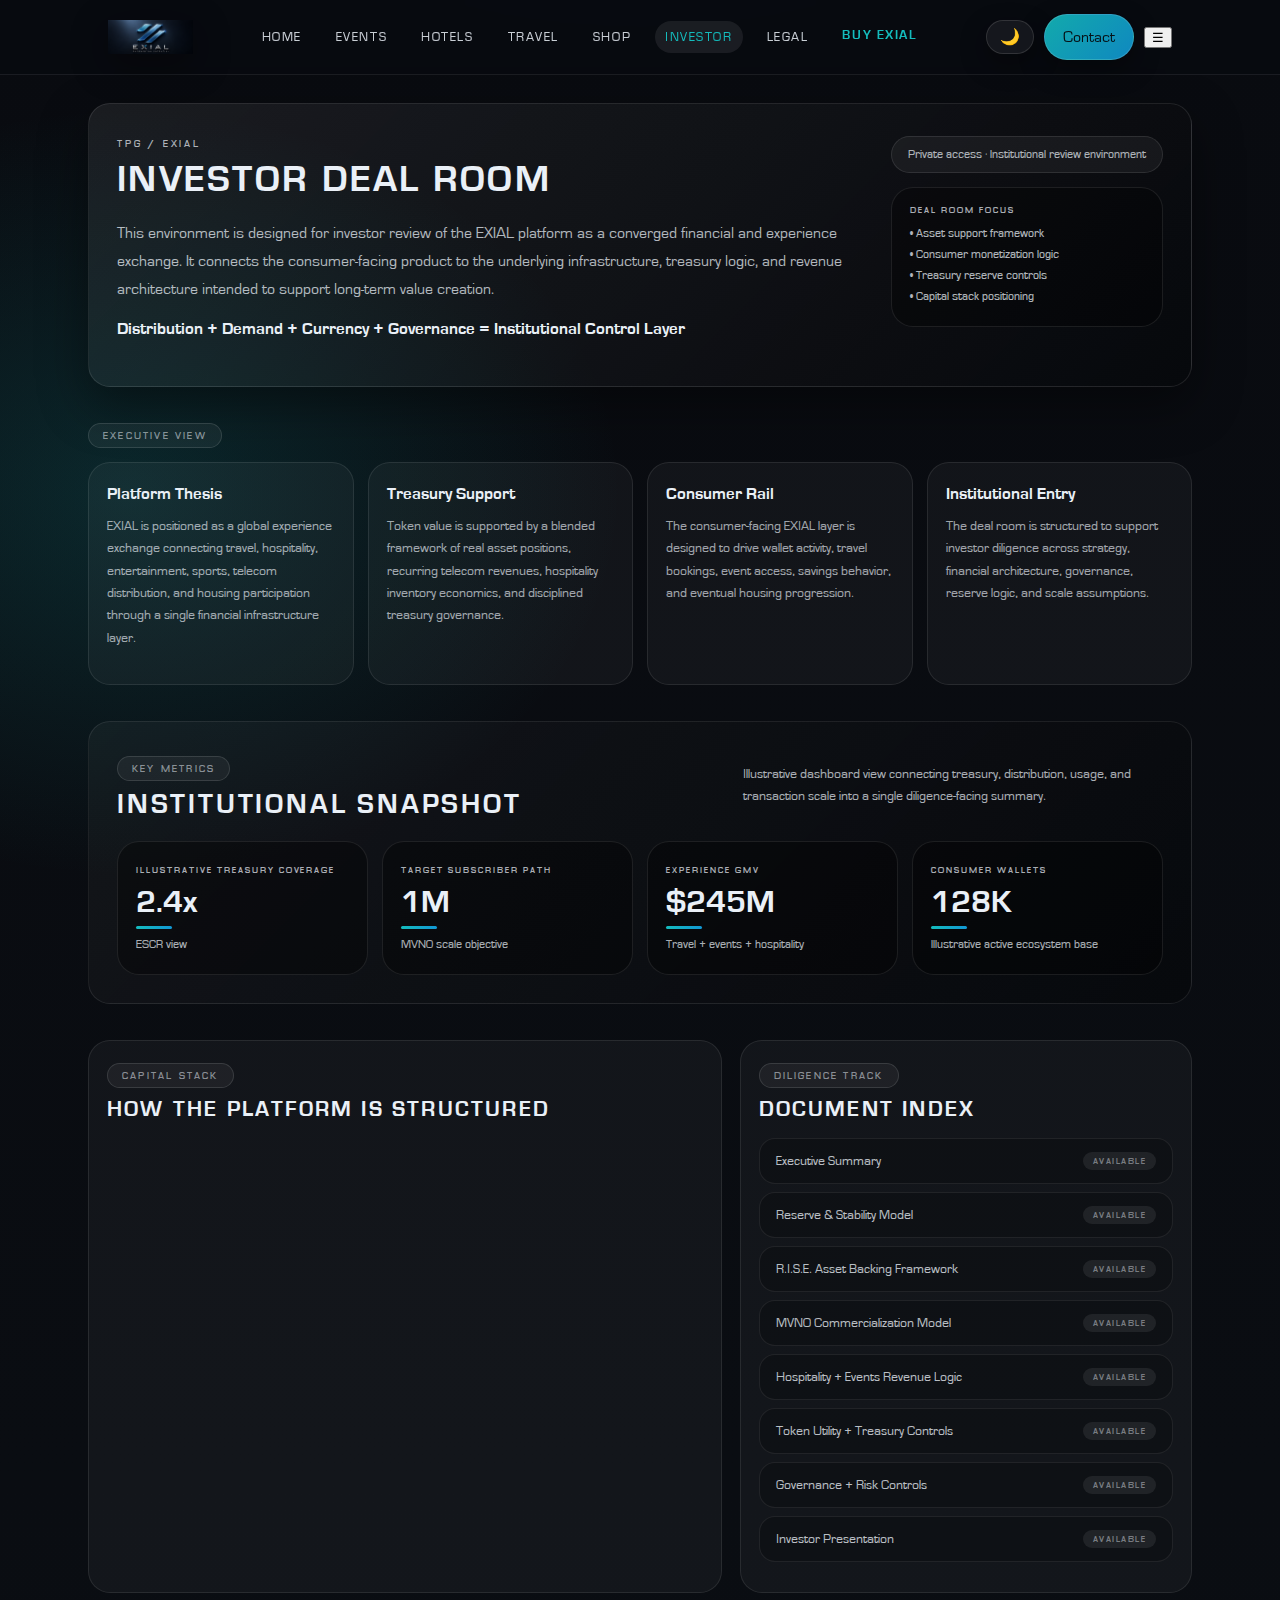
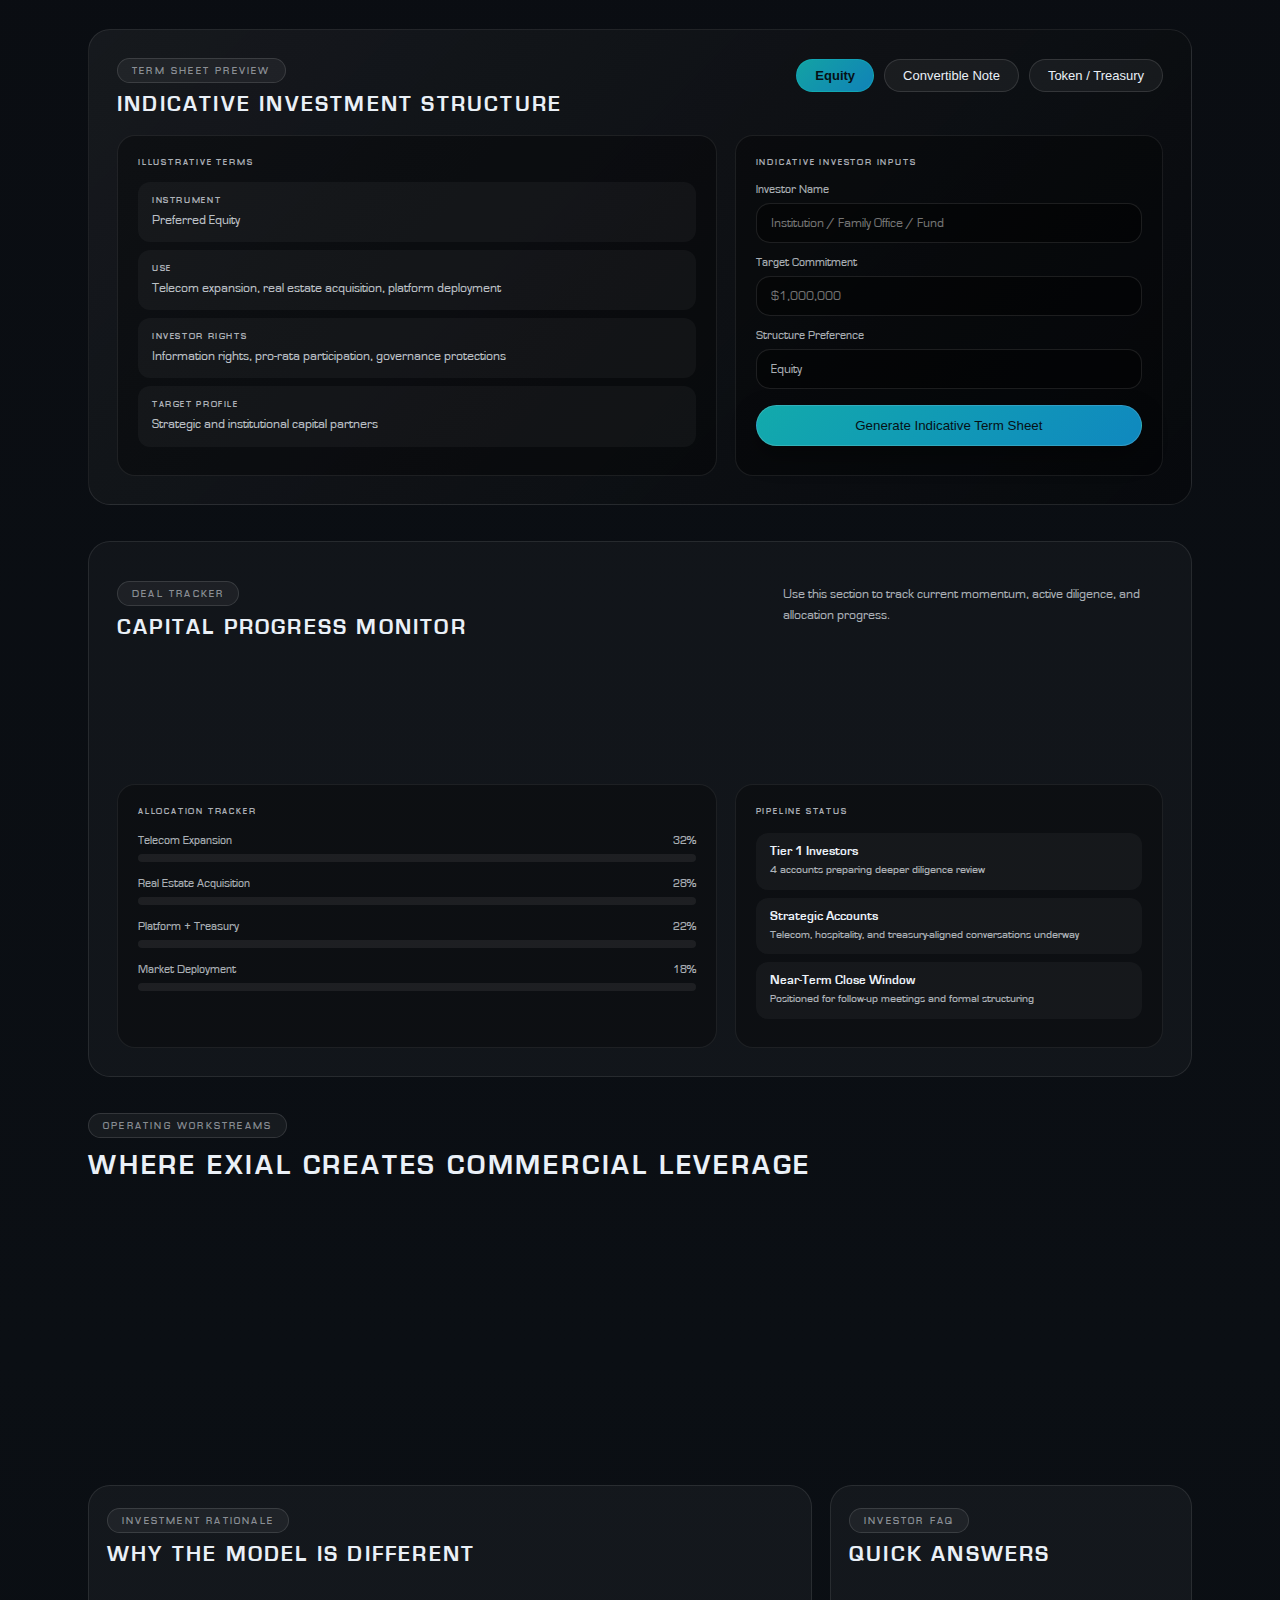
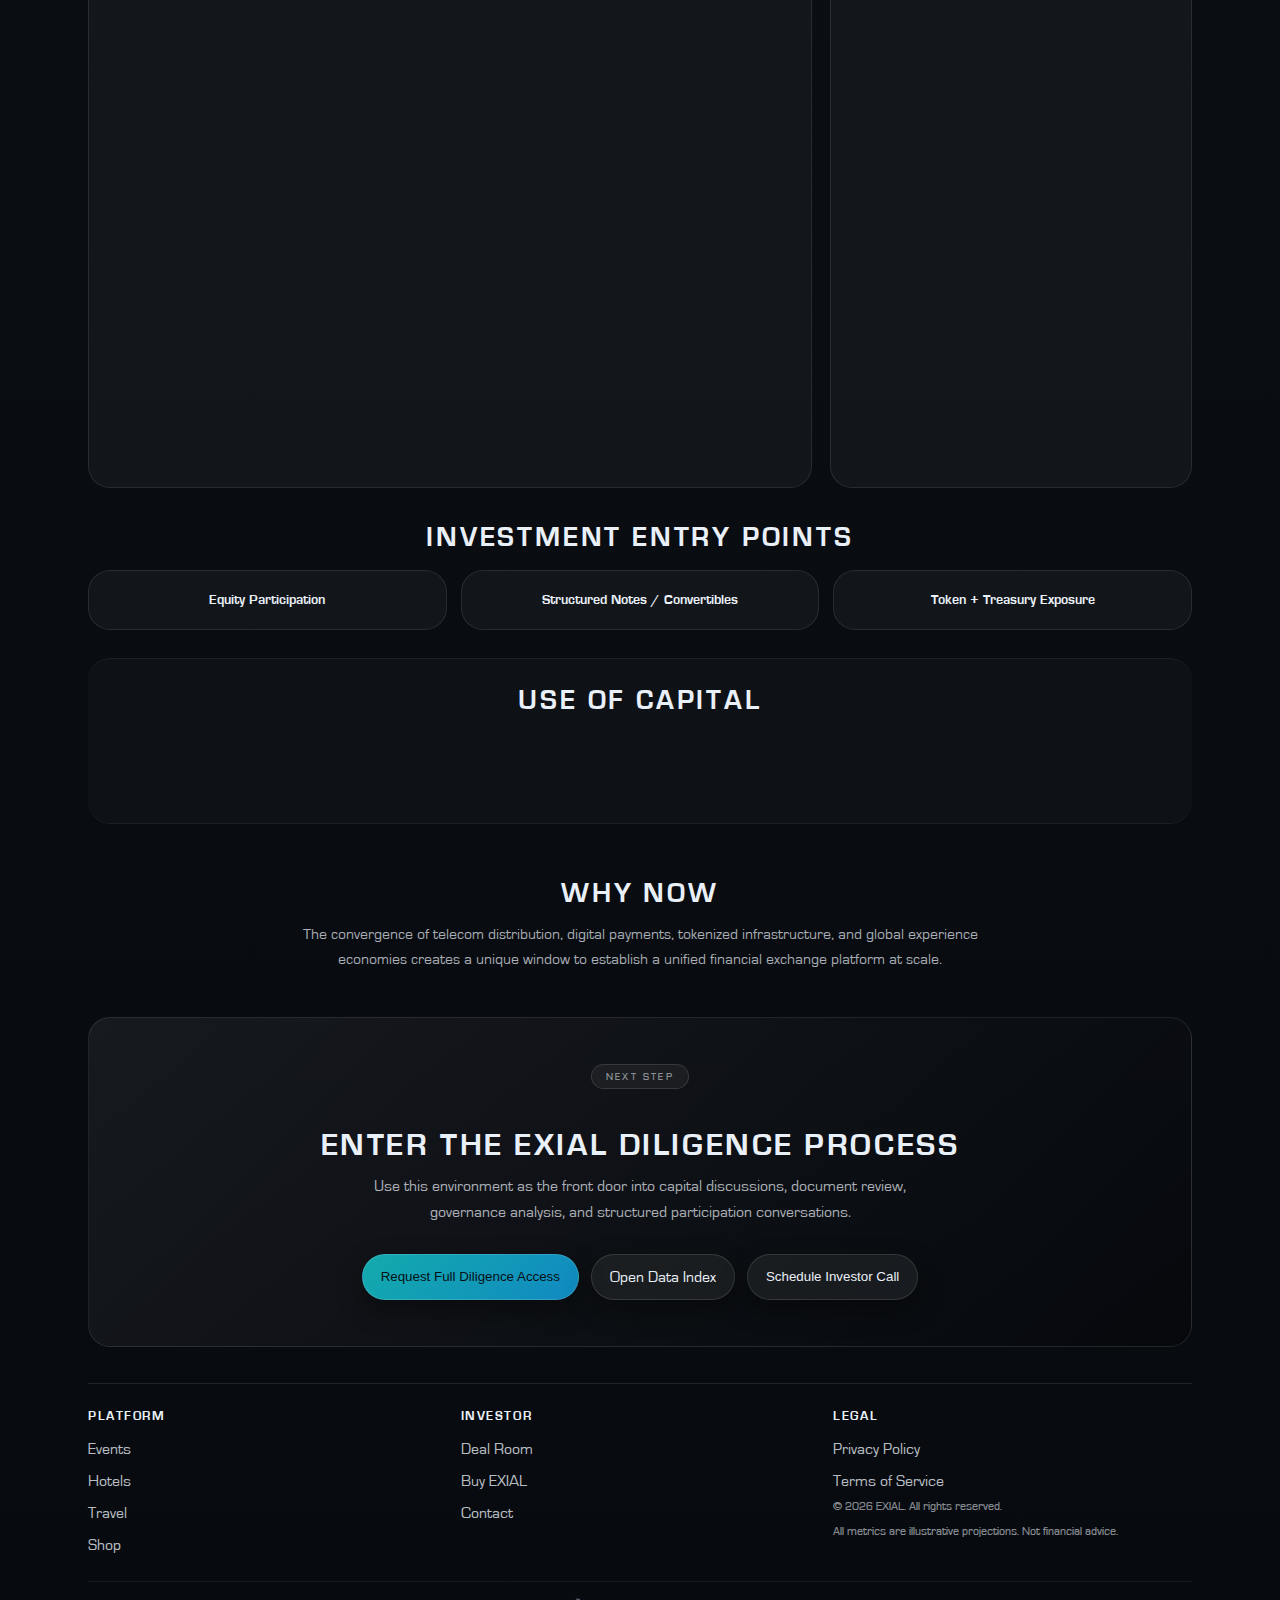
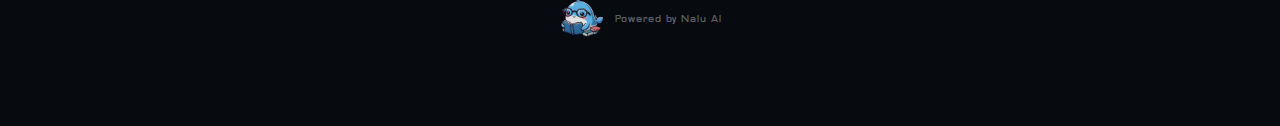
<file: investor.html>
<!doctype html>
<html lang="en">
<head>
  <meta charset="utf-8"/>
  <meta name="viewport" content="width=device-width, initial-scale=1"/>
  <title>Investor Deal Room | EXIAL</title>
  <meta name="description" content="EXIAL Investor Deal Room — Private institutional review environment for the EXIAL global experience exchange."/>
  <link rel="preconnect" href="https://fonts.googleapis.com"/>
  <link rel="preconnect" href="https://fonts.gstatic.com" crossorigin/>
  <link href="https://fonts.googleapis.com/css2?family=Rajdhani:wght@500;600;700&display=swap" rel="stylesheet"/>
  <link rel="stylesheet" href="/assets/styles.css"/>
</head>
<body>
  <nav>
    <div class="nav-inner">
      <div class="brand">
        <img src="/assets/img/exial-logo-2026.png" alt="EXIAL" class="brand-logo-full"/>
      </div>
      <div class="nav-links">
        <a href="/index.html">Home</a>
        <a href="/events.html">Events</a>
        <a href="/hotels.html">Hotels</a>
        <a href="/travel.html">Travel</a>
        <a href="/shop.html">Shop</a>
        <a href="/investor.html" aria-current="page" style="color:var(--teal)">Investor</a>
        <a href="/legal/privacy.html">Legal</a>
        <a href="/token.html" style="color:var(--teal);font-weight:700">Buy EXIAL</a>
      </div>
      <div style="display:flex;gap:10px;align-items:center;">
        <button id="theme-toggle" class="btn theme-btn" aria-label="Toggle day/night">🌙</button>
        <a class="btn primary" href="/contact.html">Contact</a>
        <button class="hamburger" id="nav-toggle" aria-label="Open menu">&#9776;</button>
      </div>
    </div>
  </nav>

  <div class="inv-page">

    <!-- DEAL ROOM HEADER -->
    <div class="deal-header">
      <div class="deal-header-grid">
        <div>
          <div class="deal-eyebrow">TPG / EXIAL</div>
          <h1 class="deal-title">Investor Deal Room</h1>
          <p class="deal-lead">This environment is designed for investor review of the EXIAL platform as a converged financial and experience exchange. It connects the consumer-facing product to the underlying infrastructure, treasury logic, and revenue architecture intended to support long-term value creation.</p>
          <p class="deal-tagline">Distribution + Demand + Currency + Governance = Institutional Control Layer</p>
        </div>
        <div>
          <div class="deal-badge" style="margin-bottom:14px">Private access · Institutional review environment</div>
          <div class="deal-focus">
            <div class="deal-focus-label">Deal Room Focus</div>
            <div class="deal-focus-item">• Asset support framework</div>
            <div class="deal-focus-item">• Consumer monetization logic</div>
            <div class="deal-focus-item">• Treasury reserve controls</div>
            <div class="deal-focus-item">• Capital stack positioning</div>
          </div>
        </div>
      </div>
    </div>

    <!-- EXECUTIVE VIEW -->
    <div style="margin-bottom:36px">
      <div class="s-tag" style="margin-bottom:14px">Executive View</div>
      <div class="inv-grid-4">
        <div class="inv-card">
          <div class="inv-title">Platform Thesis</div>
          <p class="inv-body">EXIAL is positioned as a global experience exchange connecting travel, hospitality, entertainment, sports, telecom distribution, and housing participation through a single financial infrastructure layer.</p>
        </div>
        <div class="inv-card">
          <div class="inv-title">Treasury Support</div>
          <p class="inv-body">Token value is supported by a blended framework of real asset positions, recurring telecom revenues, hospitality inventory economics, and disciplined treasury governance.</p>
        </div>
        <div class="inv-card">
          <div class="inv-title">Consumer Rail</div>
          <p class="inv-body">The consumer-facing EXIAL layer is designed to drive wallet activity, travel bookings, event access, savings behavior, and eventual housing progression.</p>
        </div>
        <div class="inv-card">
          <div class="inv-title">Institutional Entry</div>
          <p class="inv-body">The deal room is structured to support investor diligence across strategy, financial architecture, governance, reserve logic, and scale assumptions.</p>
        </div>
      </div>
    </div>

    <!-- INSTITUTIONAL SNAPSHOT -->
    <div style="border:1px solid rgba(255,255,255,0.09);border-radius:var(--radius);background:linear-gradient(135deg,rgba(255,255,255,0.04) 0%,rgba(0,0,0,0.25) 100%);padding:28px;margin-bottom:36px">
      <div style="display:flex;flex-wrap:wrap;gap:14px;justify-content:space-between;align-items:flex-end;margin-bottom:22px">
        <div>
          <div class="s-tag" style="margin-bottom:10px">Key Metrics</div>
          <h2 class="section-h2" style="text-align:left;margin:0">Institutional Snapshot</h2>
        </div>
        <p style="max-width:420px;font-size:13px;color:var(--muted);line-height:1.65">Illustrative dashboard view connecting treasury, distribution, usage, and transaction scale into a single diligence-facing summary.</p>
      </div>
      <div class="stat-grid">
        <div class="inv-metric">
          <div class="inv-metric-label">Illustrative Treasury Coverage</div>
          <div class="inv-metric-val">2.4x</div>
          <div class="inv-metric-divider"></div>
          <div class="inv-metric-sub">ESCR view</div>
        </div>
        <div class="inv-metric">
          <div class="inv-metric-label">Target Subscriber Path</div>
          <div class="inv-metric-val">1M</div>
          <div class="inv-metric-divider"></div>
          <div class="inv-metric-sub">MVNO scale objective</div>
        </div>
        <div class="inv-metric">
          <div class="inv-metric-label">Experience GMV</div>
          <div class="inv-metric-val">$245M</div>
          <div class="inv-metric-divider"></div>
          <div class="inv-metric-sub">Travel + events + hospitality</div>
        </div>
        <div class="inv-metric">
          <div class="inv-metric-label">Consumer Wallets</div>
          <div class="inv-metric-val">128K</div>
          <div class="inv-metric-divider"></div>
          <div class="inv-metric-sub">Illustrative active ecosystem base</div>
        </div>
      </div>
    </div>

    <!-- CAPITAL STACK + DOCUMENT INDEX -->
    <div class="inv-grid-2" style="margin-bottom:36px">
      <div class="inv-card">
        <div class="s-tag" style="margin-bottom:10px">Capital Stack</div>
        <h2 class="section-h2" style="text-align:left;font-size:22px;margin:0 0 18px">How the Platform Is Structured</h2>
        <div class="cap-row"><div class="cap-row-title">Consumer Layer</div><div class="cap-row-body">EXIAL wallet activity, travel bookings, hospitality usage, entertainment and sports participation</div></div>
        <div class="cap-row"><div class="cap-row-title">Operating Revenue</div><div class="cap-row-body">Telecom subscriptions, transaction fees, room inventory economics, token service revenue</div></div>
        <div class="cap-row"><div class="cap-row-title">Asset Support</div><div class="cap-row-body">R.I.S.E. real estate, subdivision economics, housing demand conversion, treasury reserves</div></div>
        <div class="cap-row"><div class="cap-row-title">Institutional Layer</div><div class="cap-row-body">Structured capital participation, derivative logic, reserve governance, banking integration pathways</div></div>
      </div>
      <div class="inv-card">
        <div class="s-tag" style="margin-bottom:10px">Diligence Track</div>
        <h2 class="section-h2" style="text-align:left;font-size:22px;margin:0 0 18px">Document Index</h2>
        <a class="doc-row" href="/docs/executive-summary.pdf" target="_blank"><span>Executive Summary</span><span class="doc-badge">Available</span></a>
        <a class="doc-row" href="/docs/reserve-model.pdf" target="_blank"><span>Reserve &amp; Stability Model</span><span class="doc-badge">Available</span></a>
        <a class="doc-row" href="/docs/rise-framework.pdf" target="_blank"><span>R.I.S.E. Asset Backing Framework</span><span class="doc-badge">Available</span></a>
        <a class="doc-row" href="/docs/mvno-model.pdf" target="_blank"><span>MVNO Commercialization Model</span><span class="doc-badge">Available</span></a>
        <a class="doc-row" href="/docs/hospitality-revenue.pdf" target="_blank"><span>Hospitality + Events Revenue Logic</span><span class="doc-badge">Available</span></a>
        <a class="doc-row" href="/docs/token-utility.pdf" target="_blank"><span>Token Utility + Treasury Controls</span><span class="doc-badge">Available</span></a>
        <a class="doc-row" href="/docs/governance.pdf" target="_blank"><span>Governance + Risk Controls</span><span class="doc-badge">Available</span></a>
        <a class="doc-row" href="/docs/investor-presentation.pdf" target="_blank"><span>Investor Presentation</span><span class="doc-badge">Available</span></a>
      </div>
    </div>

    <!-- TERM SHEET PREVIEW -->
    <div class="term-preview">
      <div style="display:flex;flex-wrap:wrap;gap:14px;justify-content:space-between;align-items:center;margin-bottom:20px">
        <div>
          <div class="s-tag" style="margin-bottom:10px">Term Sheet Preview</div>
          <h2 class="section-h2" style="text-align:left;font-size:22px;margin:0">Indicative Investment Structure</h2>
        </div>
        <div class="term-tabs" id="term-tabs">
          <button class="term-tab active" data-structure="Equity">Equity</button>
          <button class="term-tab" data-structure="Convertible">Convertible Note</button>
          <button class="term-tab" data-structure="Treasury">Token / Treasury</button>
        </div>
      </div>
      <div class="term-grid">
        <div class="term-panel">
          <div style="font-size:9px;letter-spacing:0.2em;text-transform:uppercase;color:var(--muted);margin-bottom:14px">Illustrative Terms</div>
          <div id="term-rows">
            <!-- Populated by JS -->
          </div>
        </div>
        <div class="term-panel">
          <div style="font-size:9px;letter-spacing:0.2em;text-transform:uppercase;color:var(--muted);margin-bottom:14px">Indicative Investor Inputs</div>
          <label class="term-input-label">Investor Name</label>
          <input class="term-input" placeholder="Institution / Family Office / Fund"/>
          <label class="term-input-label">Target Commitment</label>
          <input class="term-input" placeholder="$1,000,000"/>
          <label class="term-input-label">Structure Preference</label>
          <input class="term-input" id="structure-input" value="Equity" readonly/>
          <button class="btn primary" style="width:100%;margin-top:4px" onclick="openModal()">Generate Indicative Term Sheet</button>
        </div>
      </div>
    </div>

    <!-- DEAL TRACKER -->
    <div class="tracker-section">
      <div style="display:flex;flex-wrap:wrap;gap:14px;justify-content:space-between;align-items:flex-end;margin-bottom:22px">
        <div>
          <div class="s-tag" style="margin-bottom:10px">Deal Tracker</div>
          <h2 class="section-h2" style="text-align:left;font-size:22px;margin:0">Capital Progress Monitor</h2>
        </div>
        <p style="max-width:380px;font-size:13px;color:var(--muted);line-height:1.65">Use this section to track current momentum, active diligence, and allocation progress.</p>
      </div>
      <div class="tracker-grid">
        <div class="tracker-card">
          <div class="tracker-label">Target Raise</div>
          <div class="tracker-val">$25M</div>
          <div class="tracker-divider"></div>
        </div>
        <div class="tracker-card">
          <div class="tracker-label">Soft-Circled</div>
          <div class="tracker-val">$8.75M</div>
          <div class="tracker-divider"></div>
        </div>
        <div class="tracker-card">
          <div class="tracker-label">Strategic Accounts</div>
          <div class="tracker-val">14</div>
          <div class="tracker-divider"></div>
        </div>
        <div class="tracker-card">
          <div class="tracker-label">Active Diligence</div>
          <div class="tracker-val">6</div>
          <div class="tracker-divider"></div>
        </div>
      </div>
      <div class="tracker-panels">
        <div class="tracker-panel">
          <div style="font-size:9px;letter-spacing:0.20em;text-transform:uppercase;color:var(--muted);margin-bottom:16px">Allocation Tracker</div>
          <div><div class="alloc-label-row"><span>Telecom Expansion</span><span>32%</span></div><div class="alloc-bar-bg"><div class="alloc-bar-fill" data-width="32%"></div></div></div>
          <div><div class="alloc-label-row"><span>Real Estate Acquisition</span><span>28%</span></div><div class="alloc-bar-bg"><div class="alloc-bar-fill" data-width="28%"></div></div></div>
          <div><div class="alloc-label-row"><span>Platform + Treasury</span><span>22%</span></div><div class="alloc-bar-bg"><div class="alloc-bar-fill" data-width="22%"></div></div></div>
          <div style="margin-bottom:0"><div class="alloc-label-row"><span>Market Deployment</span><span>18%</span></div><div class="alloc-bar-bg"><div class="alloc-bar-fill" data-width="18%"></div></div></div>
        </div>
        <div class="tracker-panel">
          <div style="font-size:9px;letter-spacing:0.20em;text-transform:uppercase;color:var(--muted);margin-bottom:16px">Pipeline Status</div>
          <div class="pipeline-row"><div class="pipeline-title">Tier 1 Investors</div><div class="pipeline-desc">4 accounts preparing deeper diligence review</div></div>
          <div class="pipeline-row"><div class="pipeline-title">Strategic Accounts</div><div class="pipeline-desc">Telecom, hospitality, and treasury-aligned conversations underway</div></div>
          <div class="pipeline-row"><div class="pipeline-title">Near-Term Close Window</div><div class="pipeline-desc">Positioned for follow-up meetings and formal structuring</div></div>
        </div>
      </div>
    </div>

    <!-- OPERATING WORKSTREAMS -->
    <div style="margin-bottom:36px">
      <div class="s-tag" style="margin-bottom:14px">Operating Workstreams</div>
      <h2 class="section-h2" style="text-align:left;margin-bottom:20px">Where EXIAL Creates Commercial Leverage</h2>
      <div class="ws-grid">
        <div class="ws-card">
          <div class="ws-title">Travel + Hospitality</div>
          <div class="ws-point">Flights, hotels, room blocks, destination booking pathways</div>
          <div class="ws-point">Direct booking economics and bundled experiences</div>
          <div class="ws-point">Cross-border commerce enabled through wallet + translation</div>
        </div>
        <div class="ws-card">
          <div class="ws-title">Entertainment + Sports</div>
          <div class="ws-point">Concert access, sports experiences, VIP bundles, concierge inventory</div>
          <div class="ws-point">Event-led token velocity and consumer acquisition</div>
          <div class="ws-point">Ticketing, redemption, and premium package monetization</div>
        </div>
        <div class="ws-card">
          <div class="ws-title">Telecom + Distribution</div>
          <div class="ws-point">Device-led onboarding, SIM identity, recurring subscriber economics</div>
          <div class="ws-point">Global distribution through phones, kiosks, and channel partners</div>
          <div class="ws-point">Embedded language translation as a global scaling advantage</div>
        </div>
        <div class="ws-card">
          <div class="ws-title">Housing + Treasury</div>
          <div class="ws-point">Savings, escrow, and housing progression through R.I.S.E.</div>
          <div class="ws-point">Real estate-supported reserve logic and portfolio underwriting</div>
          <div class="ws-point">Governance-driven capital deployment and treasury discipline</div>
        </div>
      </div>
    </div>

    <!-- INVESTMENT RATIONALE + FAQ -->
    <div class="rat-faq-grid">
      <div class="inv-card">
        <div class="s-tag" style="margin-bottom:10px">Investment Rationale</div>
        <h2 class="section-h2" style="text-align:left;font-size:22px;margin:0 0 18px">Why the Model Is Different</h2>
        <div class="rat-card-grid">
          <div class="rat-card">Consumer product and infrastructure are connected rather than separate.</div>
          <div class="rat-card">Travel, hospitality, entertainment, and sports create high-velocity user entry points.</div>
          <div class="rat-card">Telecom distribution and language translation reduce cross-border friction at scale.</div>
          <div class="rat-card">R.I.S.E. introduces an asset-supported pathway into housing and reserve logic.</div>
          <div class="rat-card">Treasury discipline positions the system for institutional participation rather than pure speculation.</div>
          <div class="rat-card">The whole ecosystem is designed for recurring activity, not one-time token issuance events.</div>
        </div>
      </div>
      <div class="inv-card">
        <div class="s-tag" style="margin-bottom:10px">Investor FAQ</div>
        <h2 class="section-h2" style="text-align:left;font-size:22px;margin:0 0 18px">Quick Answers</h2>
        <div class="faq-card"><div class="faq-q">What underpins token value?</div><div class="faq-a">A blended support framework of real asset positions, telecom revenues, hospitality economics, transaction activity, and treasury governance controls.</div></div>
        <div class="faq-card"><div class="faq-q">Why is EXIAL not simply another token project?</div><div class="faq-a">Because it is designed as a transaction ecosystem with a consumer product front end, an operating revenue core, and an institutional treasury layer behind it.</div></div>
        <div class="faq-card"><div class="faq-q">What makes the model scalable internationally?</div><div class="faq-a">Distribution through devices and telecom, cross-border booking and experience environments, and embedded language translation that reduces localization friction.</div></div>
        <div class="faq-card"><div class="faq-q">How should institutions think about participation?</div><div class="faq-a">As structured exposure to a converged infrastructure system spanning consumer activity, operating revenues, treasury support, and governed asset backing.</div></div>
      </div>
    </div>

    <!-- INVESTMENT ENTRY POINTS -->
    <div style="margin-bottom:28px">
      <h2 class="section-h2" style="margin-bottom:18px">Investment Entry Points</h2>
      <div class="inv-3">
        <div class="inv-entry-card">Equity Participation</div>
        <div class="inv-entry-card">Structured Notes / Convertibles</div>
        <div class="inv-entry-card">Token + Treasury Exposure</div>
      </div>
    </div>

    <!-- USE OF CAPITAL -->
    <div class="xs-alt" style="border-radius:var(--radius);padding:28px;margin-bottom:28px">
      <h2 class="section-h2" style="margin-bottom:18px">Use of Capital</h2>
      <div class="xs-4">
        <div class="xs-card">Telecom Expansion</div>
        <div class="xs-card">Real Estate Acquisition</div>
        <div class="xs-card">Platform Development</div>
        <div class="xs-card">Market Deployment</div>
      </div>
    </div>

    <!-- WHY NOW -->
    <div style="text-align:center;padding:28px 0 8px;margin-bottom:28px">
      <h2 class="section-h2">Why Now</h2>
      <p style="color:var(--muted);max-width:680px;margin:0 auto;line-height:1.70;font-size:15px">The convergence of telecom distribution, digital payments, tokenized infrastructure, and global experience economies creates a unique window to establish a unified financial exchange platform at scale.</p>
    </div>

    <!-- FINAL CTA -->
    <div class="inv-cta">
      <div class="s-tag" style="margin-bottom:14px">Next Step</div>
      <h2>Enter the EXIAL Diligence Process</h2>
      <p>Use this environment as the front door into capital discussions, document review, governance analysis, and structured participation conversations.</p>
      <div class="inv-cta-btns">
        <button class="btn primary" onclick="openModal()">Request Full Diligence Access</button>
        <a class="btn" href="/docs/investor-presentation.pdf" target="_blank">Open Data Index</a>
        <button class="btn" onclick="scheduleCall()">Schedule Investor Call</button>
      </div>
    </div>

    <!-- FOOTER -->
    <div class="footer" style="margin-top:36px">
      <div class="footer-grid">
        <div>
          <h4>Platform</h4>
          <a href="/events.html">Events</a>
          <a href="/hotels.html">Hotels</a>
          <a href="/travel.html">Travel</a>
          <a href="/shop.html">Shop</a>
        </div>
        <div>
          <h4>Investor</h4>
          <a href="/investor.html">Deal Room</a>
          <a href="/token.html">Buy EXIAL</a>
          <a href="/contact.html">Contact</a>
        </div>
        <div>
          <h4>Legal</h4>
          <a href="/legal/privacy.html">Privacy Policy</a>
          <a href="/legal/terms.html">Terms of Service</a>
          <div class="small">© 2026 EXIAL. All rights reserved.</div>
          <div class="small" style="margin-top:6px">All metrics are illustrative projections. Not financial advice.</div>
        </div>
      </div>
      <div style="text-align:center;margin-top:20px;padding-top:14px;border-top:1px solid rgba(255,255,255,0.06)">
        <img src="/assets/img/nalu-mascot.png" alt="Nalu AI" style="height:44px;width:44px;border-radius:50%;object-fit:cover;opacity:0.88;vertical-align:middle;margin-right:8px"/>
        <span style="font-size:11px;color:rgba(234,240,247,0.40);letter-spacing:0.08em;vertical-align:middle">Powered by Nalu AI</span>
      </div>
    </div>

  </div><!-- /inv-page -->

  <!-- INTAKE MODAL -->
  <div class="modal-overlay" id="intake-modal">
    <div class="modal-box" style="position:relative">
      <button class="modal-close" onclick="closeModal()" aria-label="Close">×</button>
      <div class="modal-title">Investor Intake</div>
      <label class="term-input-label">Full Name</label>
      <input class="term-input" placeholder="Full Name" id="m-name"/>
      <label class="term-input-label">Email</label>
      <input class="term-input" type="email" placeholder="investor@fund.com" id="m-email"/>
      <label class="term-input-label">Institution / Fund</label>
      <input class="term-input" placeholder="Institution / Family Office / Fund" id="m-institution"/>
      <label class="term-input-label">Commitment Size</label>
      <input class="term-input" placeholder="$1,000,000" id="m-check"/>
      <label class="term-input-label">Investment Type</label>
      <select class="modal-select" id="m-type">
        <option value="">Select structure...</option>
        <option>Equity</option>
        <option>Structured Note / Convertible</option>
        <option>Token + Treasury Exposure</option>
      </select>
      <button class="btn primary" style="width:100%;margin-top:4px" onclick="submitIntake()">Submit Interest</button>
      <div id="m-confirm" style="display:none;text-align:center;padding:14px 0;font-size:14px;color:var(--teal)">✓ Received — our team will follow up within 24 hours.</div>
    </div>
  </div>

  <script src="/assets/app.js"></script>
  <script>
    // Term sheet data
    const termData = {
      Equity: [
        ["Instrument","Preferred Equity"],
        ["Use","Telecom expansion, real estate acquisition, platform deployment"],
        ["Investor Rights","Information rights, pro-rata participation, governance protections"],
        ["Target Profile","Strategic and institutional capital partners"],
      ],
      Convertible: [
        ["Instrument","Convertible Note"],
        ["Use","Bridge capital into scaled infrastructure and monetization milestones"],
        ["Investor Rights","Discount / cap mechanics, information rights, conversion rights"],
        ["Target Profile","Structured capital investors and strategic bridge participants"],
      ],
      Treasury: [
        ["Instrument","Token / Treasury Participation"],
        ["Use","Reserve support, treasury expansion, ecosystem commercialization"],
        ["Investor Rights","Program-specific economics, reporting access, reserve visibility"],
        ["Target Profile","Digital asset, treasury, and hybrid infrastructure allocators"],
      ],
    };

    function renderTermRows(structure) {
      const rows = termData[structure] || termData.Equity;
      document.getElementById('term-rows').innerHTML = rows.map(([label,val]) =>
        `<div class="term-row"><div class="term-row-label">${label}</div><div class="term-row-val">${val}</div></div>`
      ).join('');
      document.getElementById('structure-input').value = structure;
    }
    renderTermRows('Equity');

    document.getElementById('term-tabs').addEventListener('click', function(e) {
      const btn = e.target.closest('.term-tab');
      if (!btn) return;
      document.querySelectorAll('.term-tab').forEach(t => t.classList.remove('active'));
      btn.classList.add('active');
      renderTermRows(btn.dataset.structure);
    });

    // Modal
    function openModal() {
      document.getElementById('intake-modal').classList.add('open');
      document.getElementById('m-confirm').style.display = 'none';
    }
    function closeModal() {
      document.getElementById('intake-modal').classList.remove('open');
    }
    document.getElementById('intake-modal').addEventListener('click', function(e) {
      if (e.target === this) closeModal();
    });
    function submitIntake() {
      const name = document.getElementById('m-name').value.trim();
      const email = document.getElementById('m-email').value.trim();
      if (!name || !email) { alert('Please enter your name and email.'); return; }
      document.getElementById('m-confirm').style.display = 'block';
      setTimeout(closeModal, 2200);
    }
    function scheduleCall() {
      window.open('https://calendly.com/exial-investor', '_blank');
    }
  </script>
  <script src="https://naluask.com/widget.js" data-client-key="exial_k_2026_exial" defer></script>
</body>
</html>
</file>
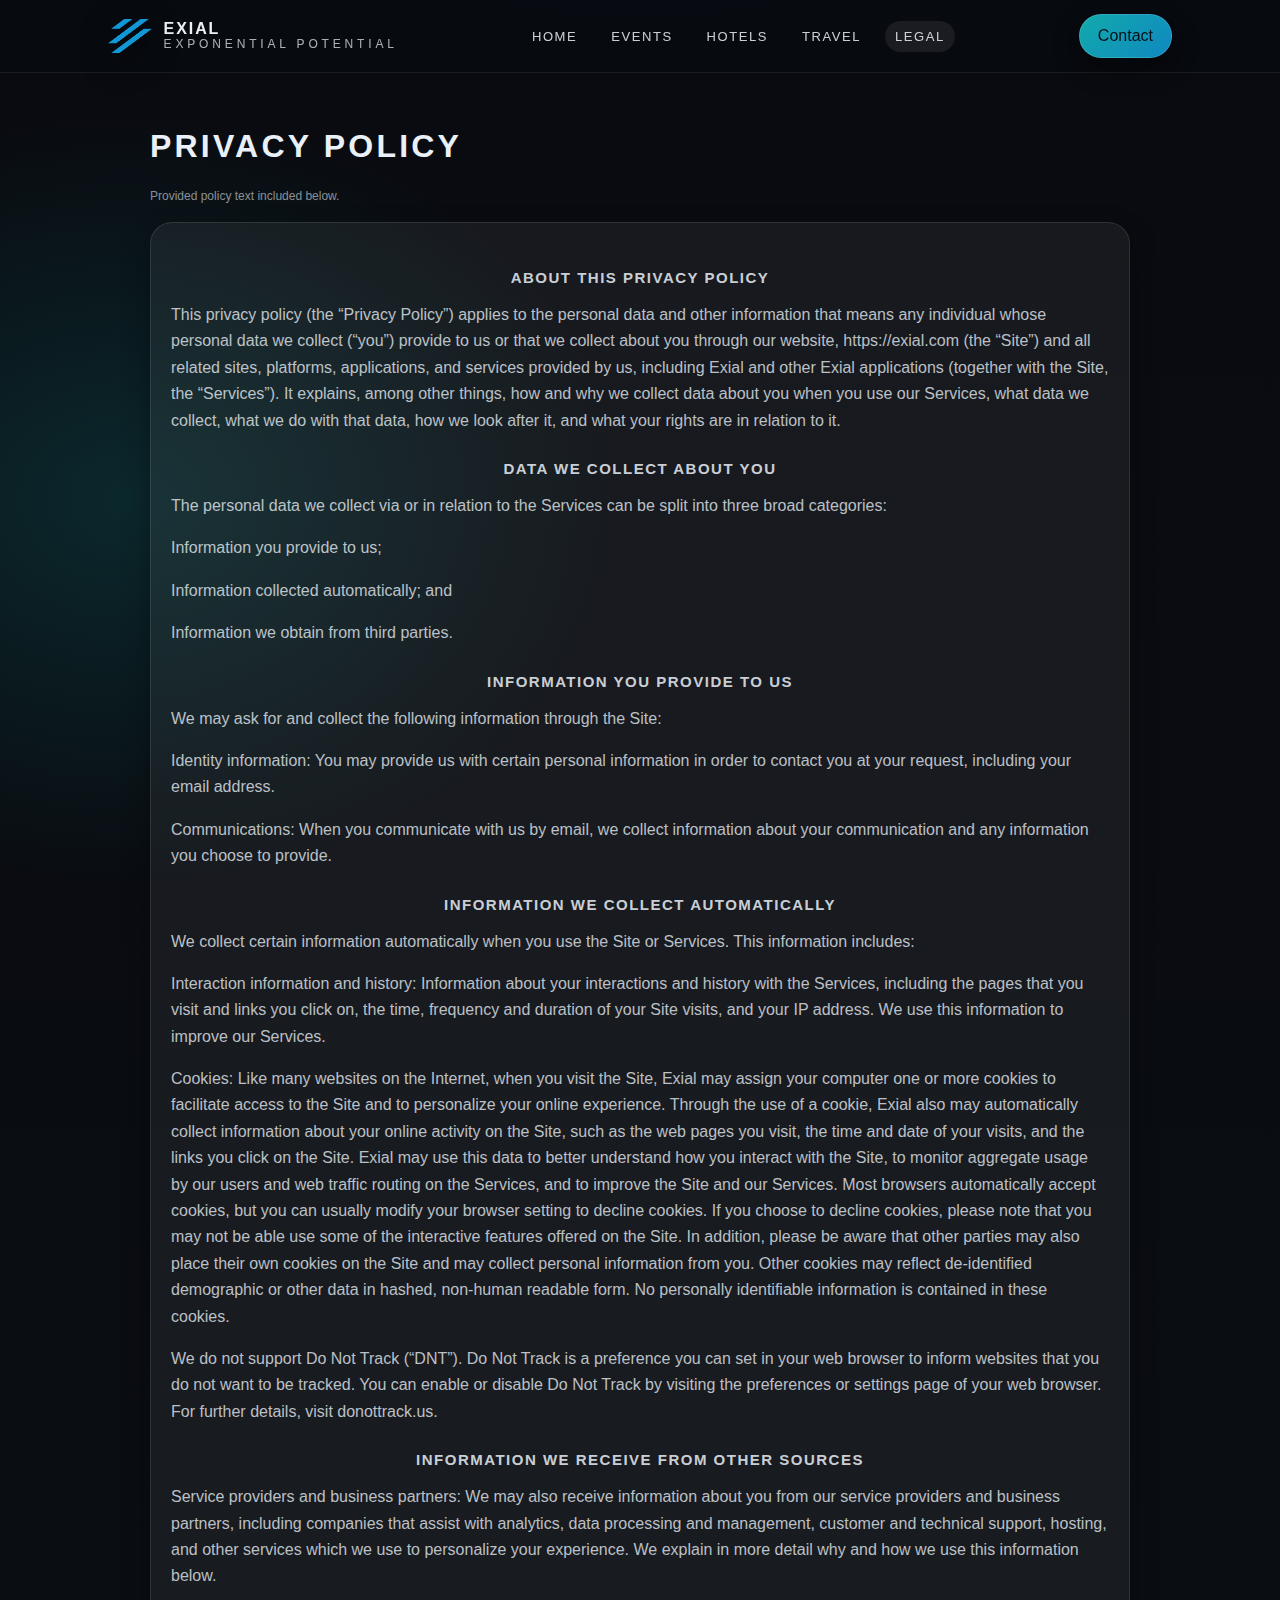
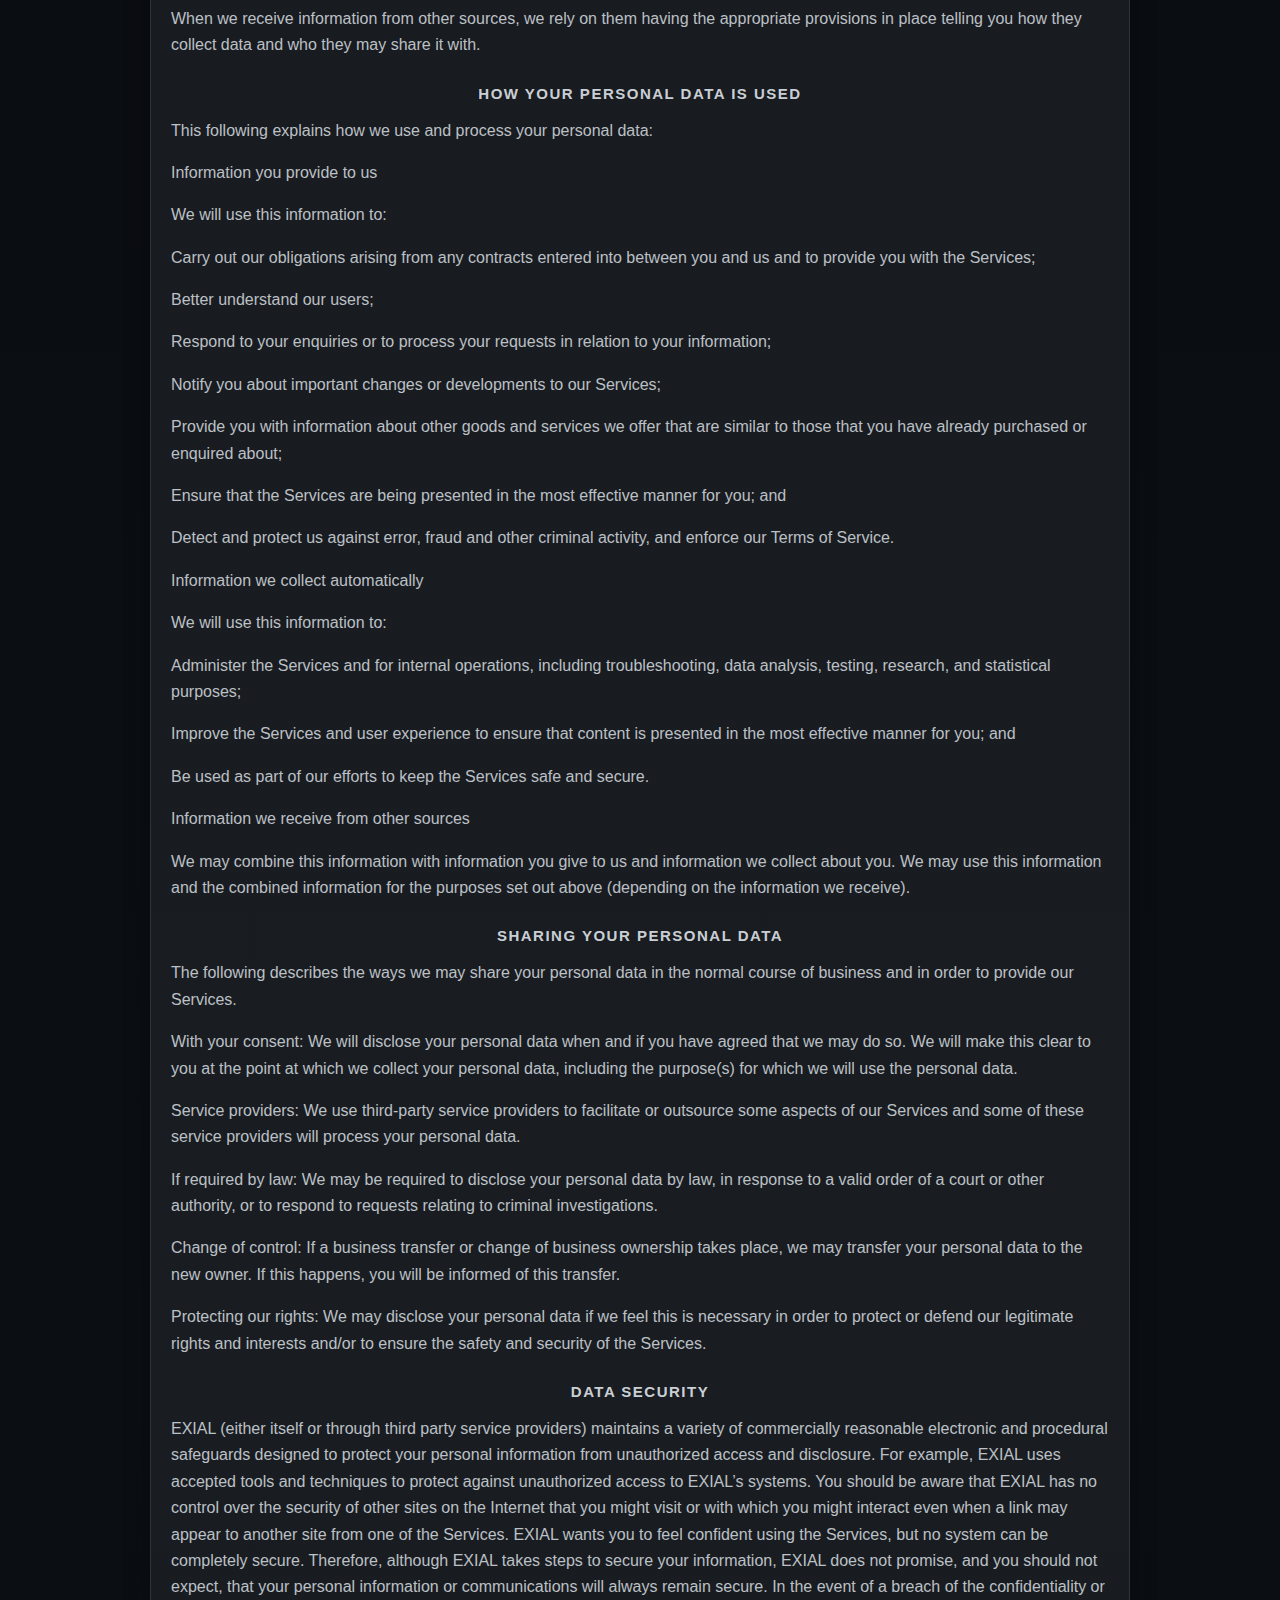
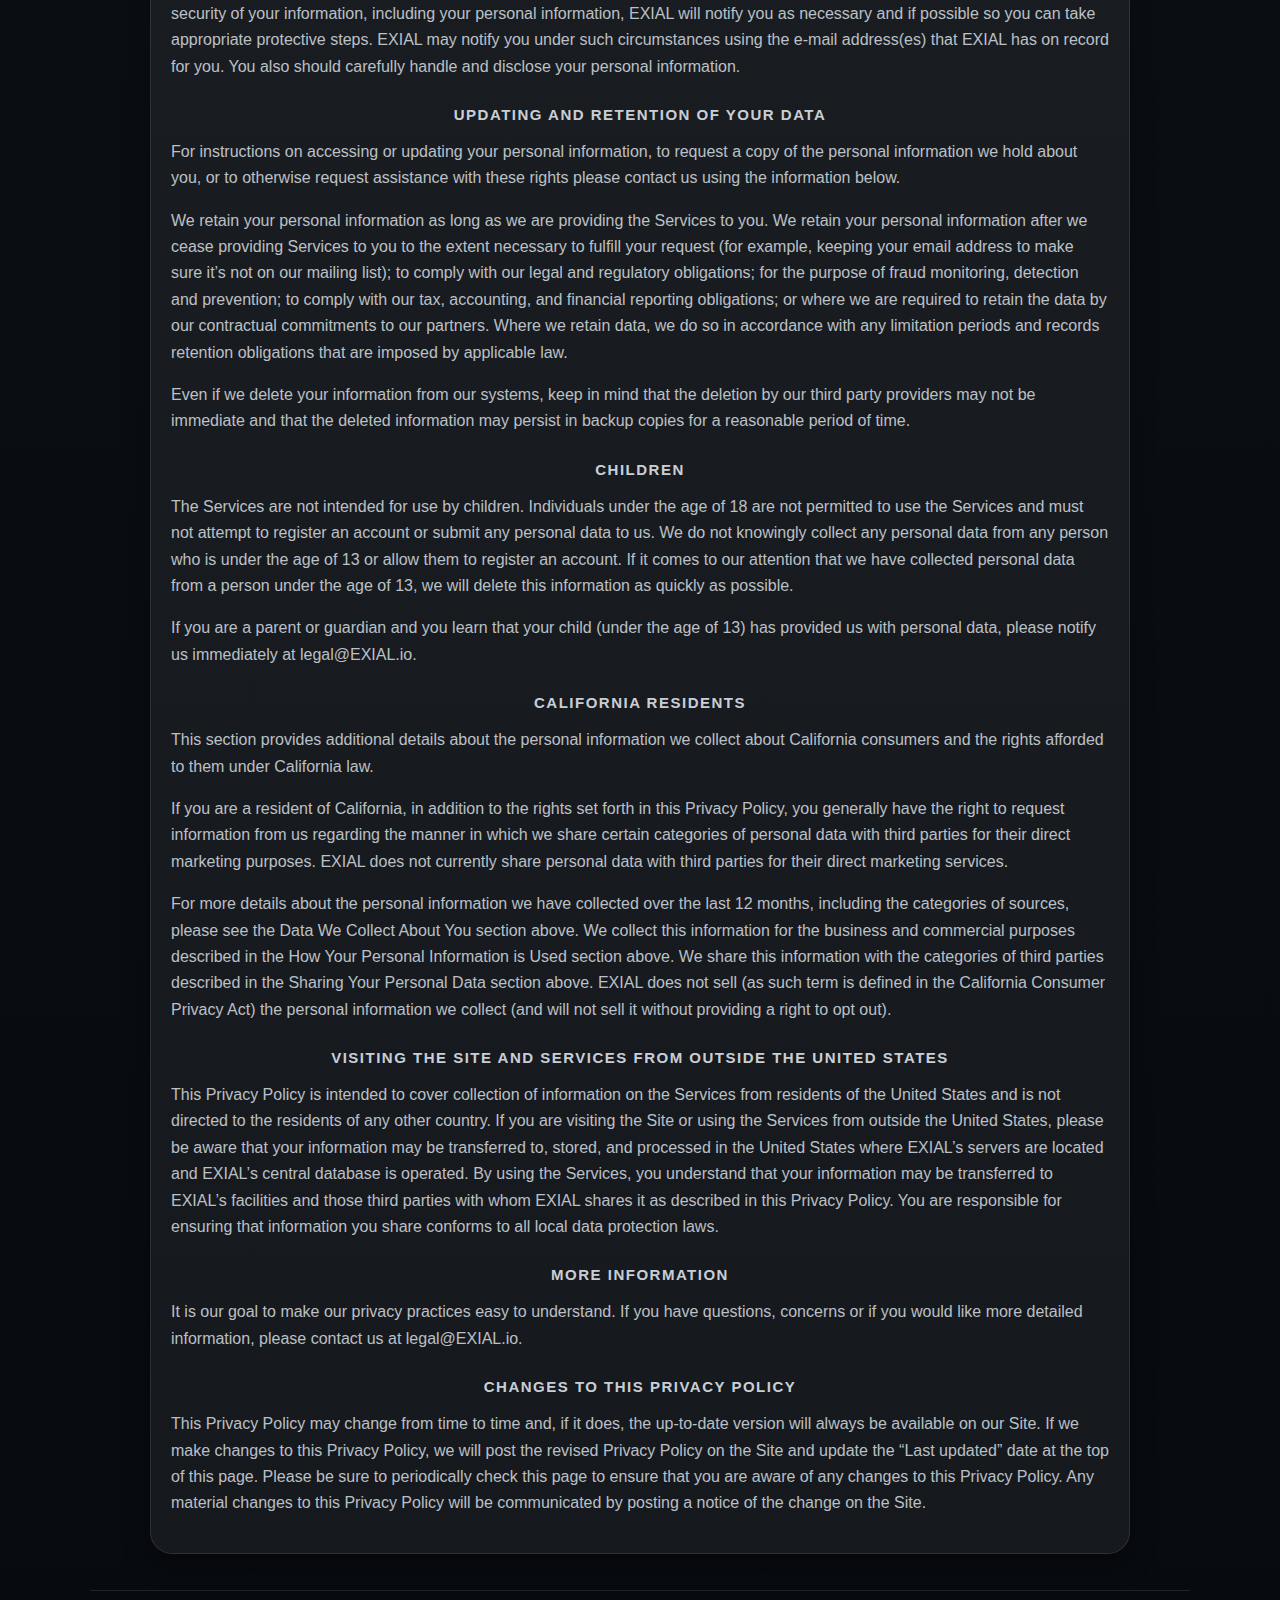
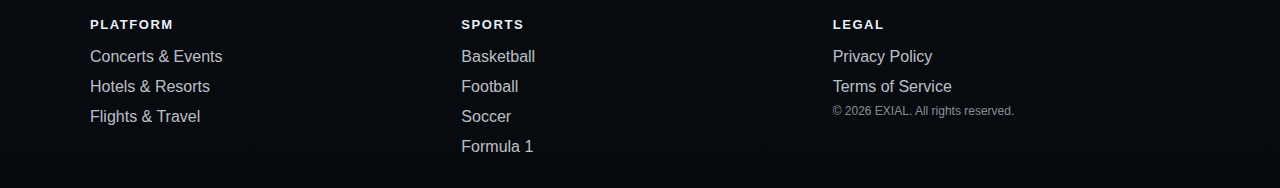
<file: privacy.html>
<!doctype html>
<html lang="en">
<head>
  <meta charset="utf-8"/>
  <meta name="viewport" content="width=device-width, initial-scale=1"/>
  <title>Privacy Policy | EXIAL</title>
  <meta name="description" content="EXIAL — Exponential Potential. Ticketing, travel, and premium experiences."/>
  <link rel="stylesheet" href="/styles.css"/>
</head>
<body>
  <nav>
    <div class="nav-inner">
      <div class="brand">
        <img src="/assets/img/exial-logo.png" alt="EXIAL"/>
        <div class="title">
          <strong>EXIAL</strong>
          <span>EXPONENTIAL POTENTIAL</span>
        </div>
      </div>
      <div class="nav-links"><a href="/index.html">Home</a><a href="/events.html">Events</a><a href="/hotels.html">Hotels</a><a href="/travel.html">Travel</a><a href="/legal/privacy.html" aria-current="page">Legal</a></div>
      <a class="btn primary" href="/contact.html">Contact</a>
    </div>
  </nav>
  
<div class="container section legal-wrap">
  <h1>Privacy Policy</h1>
  <div class="small">Provided policy text included below.</div>
  <div class="panel" style="margin-top:16px">
    <h2>ABOUT THIS PRIVACY POLICY</h2>
<p>This privacy policy (the “Privacy Policy”) applies to the personal data and other information that means any individual whose personal data we collect (“you”) provide to us or that we collect about you through our website, https://exial.com (the “Site”) and all related sites, platforms, applications, and services provided by us, including Exial and other Exial applications (together with the Site, the “Services”). It explains, among other things, how and why we collect data about you when you use our Services, what data we collect, what we do with that data, how we look after it, and what your rights are in relation to it.</p>
<h2>DATA WE COLLECT ABOUT YOU</h2>
<p>The personal data we collect via or in relation to the Services can be split into three broad categories:</p>
<p>Information you provide to us;</p>
<p>Information collected automatically; and</p>
<p>Information we obtain from third parties.</p>
<h2>INFORMATION YOU PROVIDE TO US</h2>
<p>We may ask for and collect the following information through the Site:</p>
<p>Identity information: You may provide us with certain personal information in order to contact you at your request, including your email address.</p>
<p>Communications: When you communicate with us by email, we collect information about your communication and any information you choose to provide.</p>
<h2>INFORMATION WE COLLECT AUTOMATICALLY</h2>
<p>We collect certain information automatically when you use the Site or Services. This information includes:</p>
<p>Interaction information and history: Information about your interactions and history with the Services, including the pages that you visit and links you click on, the time, frequency and duration of your Site visits, and your IP address. We use this information to improve our Services.</p>
<p>Cookies: Like many websites on the Internet, when you visit the Site, Exial may assign your computer one or more cookies to facilitate access to the Site and to personalize your online experience. Through the use of a cookie, Exial also may automatically collect information about your online activity on the Site, such as the web pages you visit, the time and date of your visits, and the links you click on the Site. Exial may use this data to better understand how you interact with the Site, to monitor aggregate usage by our users and web traffic routing on the Services, and to improve the Site and our Services. Most browsers automatically accept cookies, but you can usually modify your browser setting to decline cookies. If you choose to decline cookies, please note that you may not be able use some of the interactive features offered on the Site. In addition, please be aware that other parties may also place their own cookies on the Site and may collect personal information from you. Other cookies may reflect de-identified demographic or other data in hashed, non-human readable form. No personally identifiable information is contained in these cookies.</p>
<p>We do not support Do Not Track (“DNT”). Do Not Track is a preference you can set in your web browser to inform websites that you do not want to be tracked. You can enable or disable Do Not Track by visiting the preferences or settings page of your web browser. For further details, visit donottrack.us.</p>
<h2>INFORMATION WE RECEIVE FROM OTHER SOURCES</h2>
<p>Service providers and business partners: We may also receive information about you from our service providers and business partners, including companies that assist with analytics, data processing and management, customer and technical support, hosting, and other services which we use to personalize your experience. We explain in more detail why and how we use this information below.</p>
<p>When we receive information from other sources, we rely on them having the appropriate provisions in place telling you how they collect data and who they may share it with.</p>
<h2>HOW YOUR PERSONAL DATA IS USED</h2>
<p>This following explains how we use and process your personal data:</p>
<p>Information you provide to us</p>
<p>We will use this information to:</p>
<p>Carry out our obligations arising from any contracts entered into between you and us and to provide you with the Services;</p>
<p>Better understand our users;</p>
<p>Respond to your enquiries or to process your requests in relation to your information;</p>
<p>Notify you about important changes or developments to our Services;</p>
<p>Provide you with information about other goods and services we offer that are similar to those that you have already purchased or enquired about;</p>
<p>Ensure that the Services are being presented in the most effective manner for you; and</p>
<p>Detect and protect us against error, fraud and other criminal activity, and enforce our Terms of Service.</p>
<p>Information we collect automatically</p>
<p>We will use this information to:</p>
<p>Administer the Services and for internal operations, including troubleshooting, data analysis, testing, research, and statistical purposes;</p>
<p>Improve the Services and user experience to ensure that content is presented in the most effective manner for you; and</p>
<p>Be used as part of our efforts to keep the Services safe and secure.</p>
<p>Information we receive from other sources</p>
<p>We may combine this information with information you give to us and information we collect about you. We may use this information and the combined information for the purposes set out above (depending on the information we receive).</p>
<h2>SHARING YOUR PERSONAL DATA</h2>
<p>The following describes the ways we may share your personal data in the normal course of business and in order to provide our Services.</p>
<p>With your consent: We will disclose your personal data when and if you have agreed that we may do so. We will make this clear to you at the point at which we collect your personal data, including the purpose(s) for which we will use the personal data.</p>
<p>Service providers: We use third-party service providers to facilitate or outsource some aspects of our Services and some of these service providers will process your personal data.</p>
<p>If required by law: We may be required to disclose your personal data by law, in response to a valid order of a court or other authority, or to respond to requests relating to criminal investigations.</p>
<p>Change of control: If a business transfer or change of business ownership takes place, we may transfer your personal data to the new owner. If this happens, you will be informed of this transfer.</p>
<p>Protecting our rights: We may disclose your personal data if we feel this is necessary in order to protect or defend our legitimate rights and interests and/or to ensure the safety and security of the Services.</p>
<h2>DATA SECURITY</h2>
<p>EXIAL (either itself or through third party service providers) maintains a variety of commercially reasonable electronic and procedural safeguards designed to protect your personal information from unauthorized access and disclosure. For example, EXIAL uses accepted tools and techniques to protect against unauthorized access to EXIAL’s systems. You should be aware that EXIAL has no control over the security of other sites on the Internet that you might visit or with which you might interact even when a link may appear to another site from one of the Services. EXIAL wants you to feel confident using the Services, but no system can be completely secure. Therefore, although EXIAL takes steps to secure your information, EXIAL does not promise, and you should not expect, that your personal information or communications will always remain secure. In the event of a breach of the confidentiality or security of your information, including your personal information, EXIAL will notify you as necessary and if possible so you can take appropriate protective steps. EXIAL may notify you under such circumstances using the e-mail address(es) that EXIAL has on record for you. You also should carefully handle and disclose your personal information.</p>
<h2>UPDATING AND RETENTION OF YOUR DATA</h2>
<p>For instructions on accessing or updating your personal information, to request a copy of the personal information we hold about you, or to otherwise request assistance with these rights please contact us using the information below.</p>
<p>We retain your personal information as long as we are providing the Services to you. We retain your personal information after we cease providing Services to you to the extent necessary to fulfill your request (for example, keeping your email address to make sure it’s not on our mailing list); to comply with our legal and regulatory obligations; for the purpose of fraud monitoring, detection and prevention; to comply with our tax, accounting, and financial reporting obligations; or where we are required to retain the data by our contractual commitments to our partners. Where we retain data, we do so in accordance with any limitation periods and records retention obligations that are imposed by applicable law.</p>
<p>Even if we delete your information from our systems, keep in mind that the deletion by our third party providers may not be immediate and that the deleted information may persist in backup copies for a reasonable period of time.</p>
<h2>CHILDREN</h2>
<p>The Services are not intended for use by children. Individuals under the age of 18 are not permitted to use the Services and must not attempt to register an account or submit any personal data to us. We do not knowingly collect any personal data from any person who is under the age of 13 or allow them to register an account. If it comes to our attention that we have collected personal data from a person under the age of 13, we will delete this information as quickly as possible.</p>
<p>If you are a parent or guardian and you learn that your child (under the age of 13) has provided us with personal data, please notify us immediately at legal@EXIAL.io.</p>
<h2>CALIFORNIA RESIDENTS</h2>
<p>This section provides additional details about the personal information we collect about California consumers and the rights afforded to them under California law.</p>
<p>If you are a resident of California, in addition to the rights set forth in this Privacy Policy, you generally have the right to request information from us regarding the manner in which we share certain categories of personal data with third parties for their direct marketing purposes. EXIAL does not currently share personal data with third parties for their direct marketing services.</p>
<p>For more details about the personal information we have collected over the last 12 months, including the categories of sources, please see the Data We Collect About You section above. We collect this information for the business and commercial purposes described in the How Your Personal Information is Used section above. We share this information with the categories of third parties described in the Sharing Your Personal Data section above. EXIAL does not sell (as such term is defined in the California Consumer Privacy Act) the personal information we collect (and will not sell it without providing a right to opt out).</p>
<h2>VISITING THE SITE AND SERVICES FROM OUTSIDE THE UNITED STATES</h2>
<p>This Privacy Policy is intended to cover collection of information on the Services from residents of the United States and is not directed to the residents of any other country. If you are visiting the Site or using the Services from outside the United States, please be aware that your information may be transferred to, stored, and processed in the United States where EXIAL’s servers are located and EXIAL’s central database is operated. By using the Services, you understand that your information may be transferred to EXIAL’s facilities and those third parties with whom EXIAL shares it as described in this Privacy Policy. You are responsible for ensuring that information you share conforms to all local data protection laws.</p>
<h2>MORE INFORMATION</h2>
<p>It is our goal to make our privacy practices easy to understand. If you have questions, concerns or if you would like more detailed information, please contact us at legal@EXIAL.io.</p>
<h2>CHANGES TO THIS PRIVACY POLICY</h2>
<p>This Privacy Policy may change from time to time and, if it does, the up-to-date version will always be available on our Site. If we make changes to this Privacy Policy, we will post the revised Privacy Policy on the Site and update the “Last updated” date at the top of this page. Please be sure to periodically check this page to ensure that you are aware of any changes to this Privacy Policy. Any material changes to this Privacy Policy will be communicated by posting a notice of the change on the Site.</p>
  </div>
</div>

  <div class="container footer">
    <div class="footer-grid">
      <div>
        <h4>Platform</h4>
        <a href="/events.html#concerts">Concerts & Events</a>
        <a href="/hotels.html">Hotels & Resorts</a>
        <a href="/travel.html">Flights & Travel</a>
      </div>
      <div>
        <h4>Sports</h4>
        <a href="/events.html#basketball">Basketball</a>
        <a href="/events.html#football">Football</a>
        <a href="/events.html#soccer">Soccer</a>
        <a href="/events.html#f1">Formula 1</a>
      </div>
      <div>
        <h4>Legal</h4>
        <a href="/legal/privacy.html">Privacy Policy</a>
        <a href="/legal/terms.html">Terms of Service</a>
        <div class="small">© 2026 EXIAL. All rights reserved.</div>
      </div>
    </div>
  </div>
  <script src="/assets/app.js"></script>
</body>
</html>
</file>
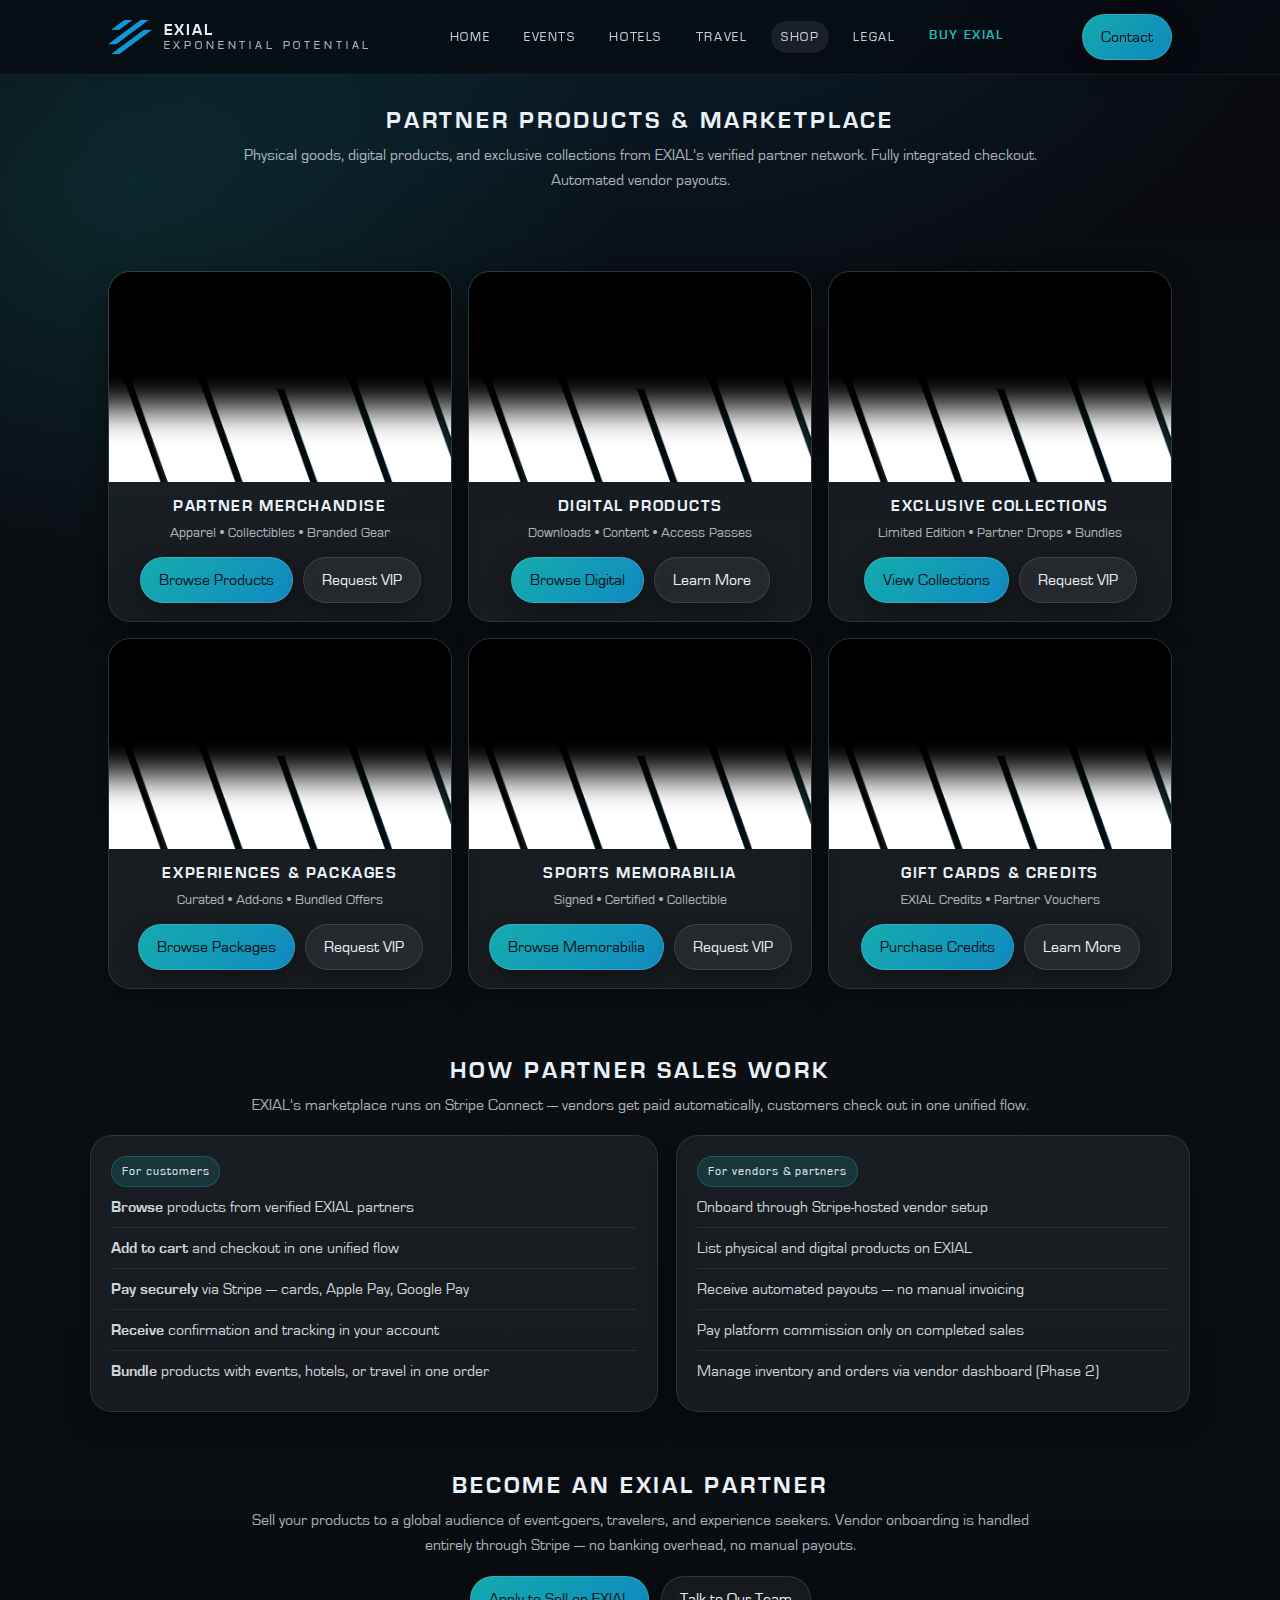
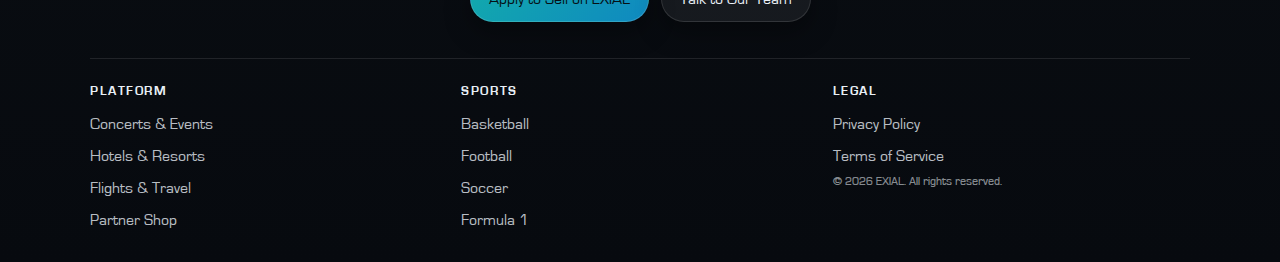
<file: shop.html>
<!doctype html>
<html lang="en">
<head>
  <meta charset="utf-8"/>
  <meta name="viewport" content="width=device-width, initial-scale=1"/>
  <title>Shop | EXIAL</title>
  <meta name="description" content="EXIAL — Partner products, merchandise, digital goods, and exclusive collections from verified vendors."/>
  <link rel="stylesheet" href="/assets/styles.css"/>
</head>
<body>
  <nav>
    <div class="nav-inner">
      <div class="brand">
        <img src="/assets/img/exial-logo.png" alt="EXIAL"/>
        <div class="title">
          <strong>EXIAL</strong>
          <span>EXPONENTIAL POTENTIAL</span>
        </div>
      </div>
      <div class="nav-links"><a href="/index.html">Home</a><a href="/events.html">Events</a><a href="/hotels.html">Hotels</a><a href="/travel.html">Travel</a><a href="/shop.html" aria-current="page">Shop</a><a href="/legal/privacy.html">Legal</a><a href="/token.html" style="color:var(--teal);font-weight:700">Buy EXIAL</a></div>
      <a class="btn primary" href="/contact.html">Contact</a>
    </div>
  </nav>

<div id="top" class="container section center">
  <h2>Partner Products &amp; Marketplace</h2>
  <p class="lead">Physical goods, digital products, and exclusive collections from EXIAL's verified partner network. Fully integrated checkout. Automated vendor payouts.</p>
</div>

<div class="container">
  <div class="grid">

    <div class="card">
      <img class="img" src="/assets/img/concerts.jpg" alt="Partner Merchandise"/>
      <div class="body center">
        <h3>Partner Merchandise</h3>
        <p>Apparel • Collectibles • Branded Gear</p>
        <div class="actions">
          <a class="btn primary" href="/contact.html">Browse Products</a>
          <a class="btn" href="/contact.html">Request VIP</a>
        </div>
      </div>
    </div>

    <div class="card">
      <img class="img" src="/assets/img/travel.jpg" alt="Digital Products"/>
      <div class="body center">
        <h3>Digital Products</h3>
        <p>Downloads • Content • Access Passes</p>
        <div class="actions">
          <a class="btn primary" href="/contact.html">Browse Digital</a>
          <a class="btn" href="/contact.html">Learn More</a>
        </div>
      </div>
    </div>

    <div class="card">
      <img class="img" src="/assets/img/hotels.jpg" alt="Exclusive Collections"/>
      <div class="body center">
        <h3>Exclusive Collections</h3>
        <p>Limited Edition • Partner Drops • Bundles</p>
        <div class="actions">
          <a class="btn primary" href="/contact.html">View Collections</a>
          <a class="btn" href="/contact.html">Request VIP</a>
        </div>
      </div>
    </div>

    <div class="card">
      <img class="img" src="/assets/img/f1.jpg" alt="Experiences & Packages"/>
      <div class="body center">
        <h3>Experiences &amp; Packages</h3>
        <p>Curated • Add-ons • Bundled Offers</p>
        <div class="actions">
          <a class="btn primary" href="/contact.html">Browse Packages</a>
          <a class="btn" href="/contact.html">Request VIP</a>
        </div>
      </div>
    </div>

    <div class="card">
      <img class="img" src="/assets/img/basketball.jpg" alt="Sports Memorabilia"/>
      <div class="body center">
        <h3>Sports Memorabilia</h3>
        <p>Signed • Certified • Collectible</p>
        <div class="actions">
          <a class="btn primary" href="/contact.html">Browse Memorabilia</a>
          <a class="btn" href="/contact.html">Request VIP</a>
        </div>
      </div>
    </div>

    <div class="card">
      <img class="img" src="/assets/img/soccer.jpg" alt="Gift Cards & Credits"/>
      <div class="body center">
        <h3>Gift Cards &amp; Credits</h3>
        <p>EXIAL Credits • Partner Vouchers</p>
        <div class="actions">
          <a class="btn primary" href="/contact.html">Purchase Credits</a>
          <a class="btn" href="/contact.html">Learn More</a>
        </div>
      </div>
    </div>

  </div>
</div>

<div class="container section" id="how-it-works">
  <h2>How Partner Sales Work</h2>
  <p class="lead">EXIAL's marketplace runs on Stripe Connect — vendors get paid automatically, customers check out in one unified flow.</p>
  <div class="feature">
    <div class="panel">
      <span class="badge">For customers</span>
      <ul class="list">
        <li><strong>Browse</strong> products from verified EXIAL partners</li>
        <li><strong>Add to cart</strong> and checkout in one unified flow</li>
        <li><strong>Pay securely</strong> via Stripe — cards, Apple Pay, Google Pay</li>
        <li><strong>Receive</strong> confirmation and tracking in your account</li>
        <li><strong>Bundle</strong> products with events, hotels, or travel in one order</li>
      </ul>
    </div>
    <div class="panel">
      <span class="badge">For vendors & partners</span>
      <ul class="list">
        <li>Onboard through Stripe-hosted vendor setup</li>
        <li>List physical and digital products on EXIAL</li>
        <li>Receive automated payouts — no manual invoicing</li>
        <li>Pay platform commission only on completed sales</li>
        <li>Manage inventory and orders via vendor dashboard (Phase 2)</li>
      </ul>
    </div>
  </div>
</div>

<div class="container section center">
  <h2>Become an EXIAL Partner</h2>
  <p class="lead">Sell your products to a global audience of event-goers, travelers, and experience seekers. Vendor onboarding is handled entirely through Stripe — no banking overhead, no manual payouts.</p>
  <div style="display:flex;gap:12px;justify-content:center;flex-wrap:wrap;margin-top:14px">
    <a class="btn primary" href="/contact.html">Apply to Sell on EXIAL</a>
    <a class="btn" href="/contact.html">Talk to Our Team</a>
  </div>
</div>

  <div class="container footer">
    <div class="footer-grid">
      <div>
        <h4>Platform</h4>
        <a href="/events.html#concerts">Concerts & Events</a>
        <a href="/hotels.html">Hotels & Resorts</a>
        <a href="/travel.html">Flights & Travel</a>
        <a href="/shop.html">Partner Shop</a>
      </div>
      <div>
        <h4>Sports</h4>
        <a href="/events.html#basketball">Basketball</a>
        <a href="/events.html#football">Football</a>
        <a href="/events.html#soccer">Soccer</a>
        <a href="/events.html#f1">Formula 1</a>
      </div>
      <div>
        <h4>Legal</h4>
        <a href="/legal/privacy.html">Privacy Policy</a>
        <a href="/legal/terms.html">Terms of Service</a>
        <div class="small">© 2026 EXIAL. All rights reserved.</div>
      </div>
    </div>
  </div>
  <script src="/assets/app.js"></script>
</body>
</html>
</file>
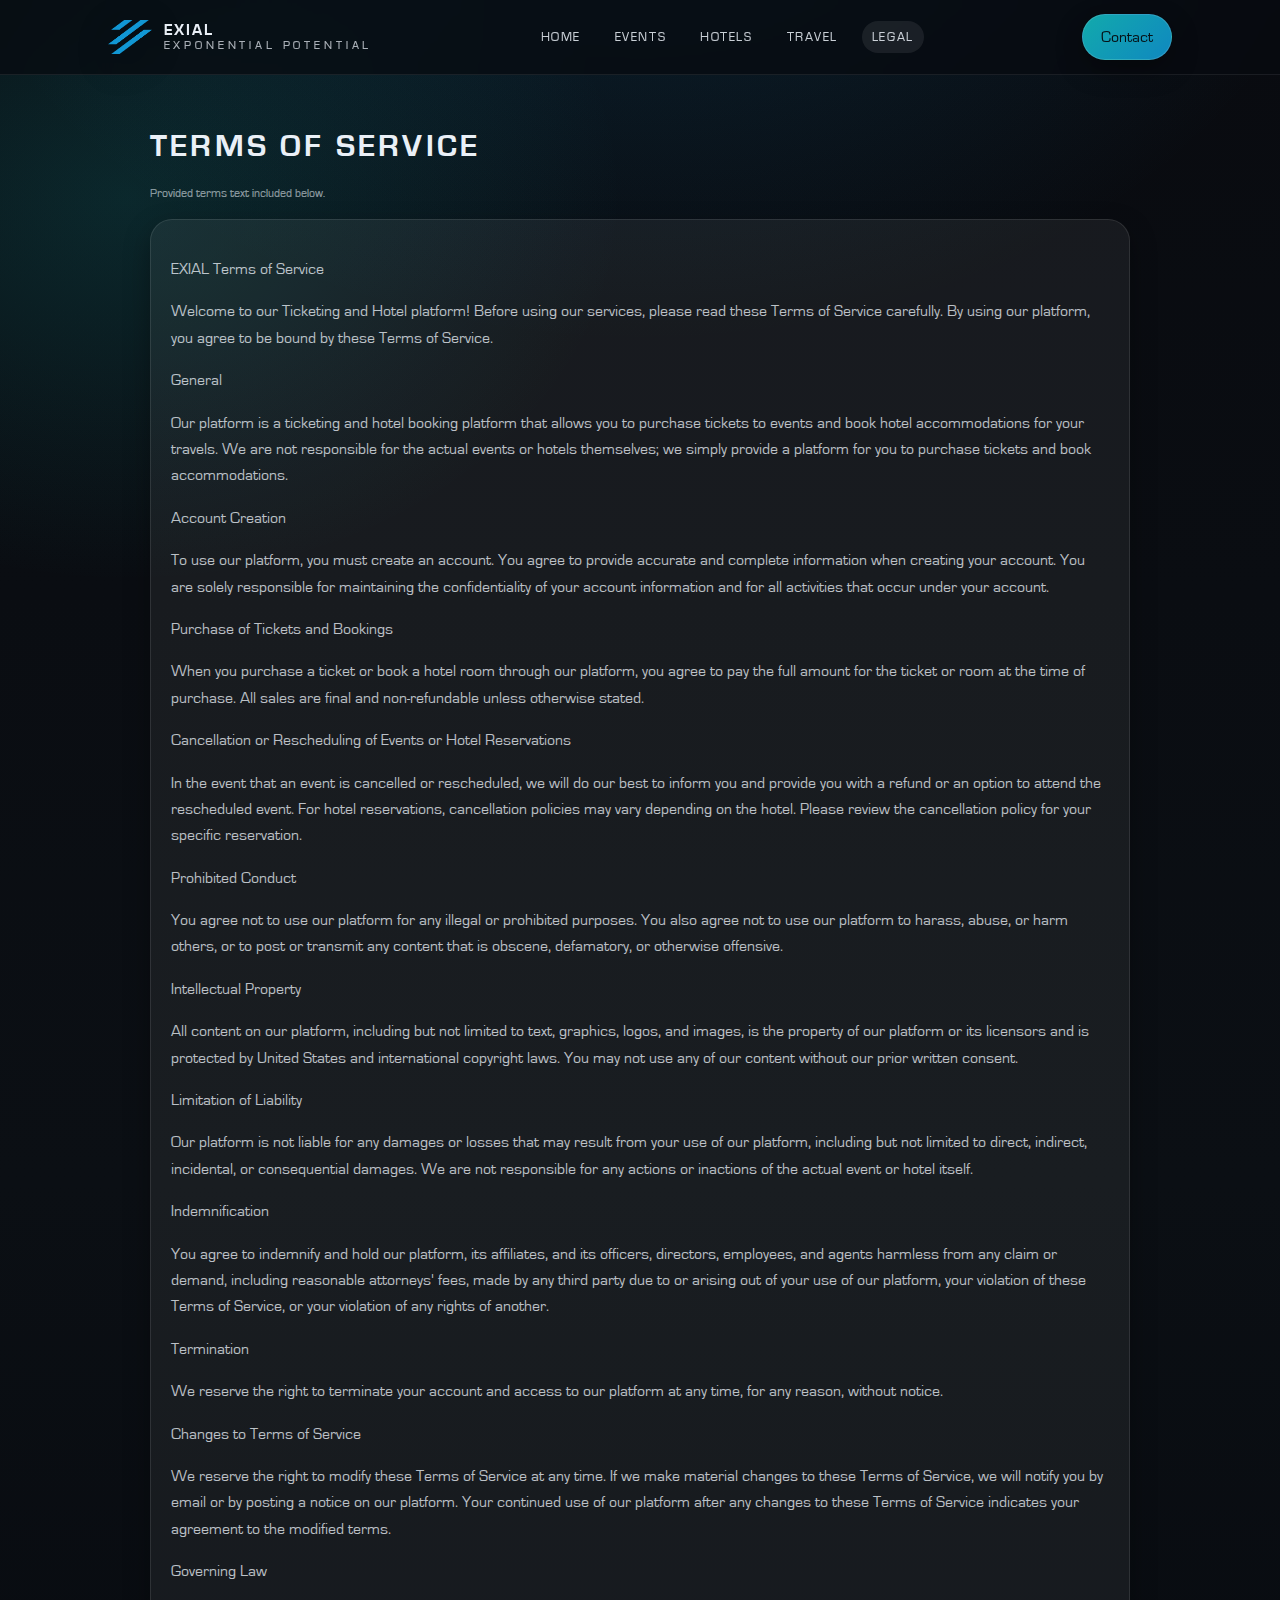
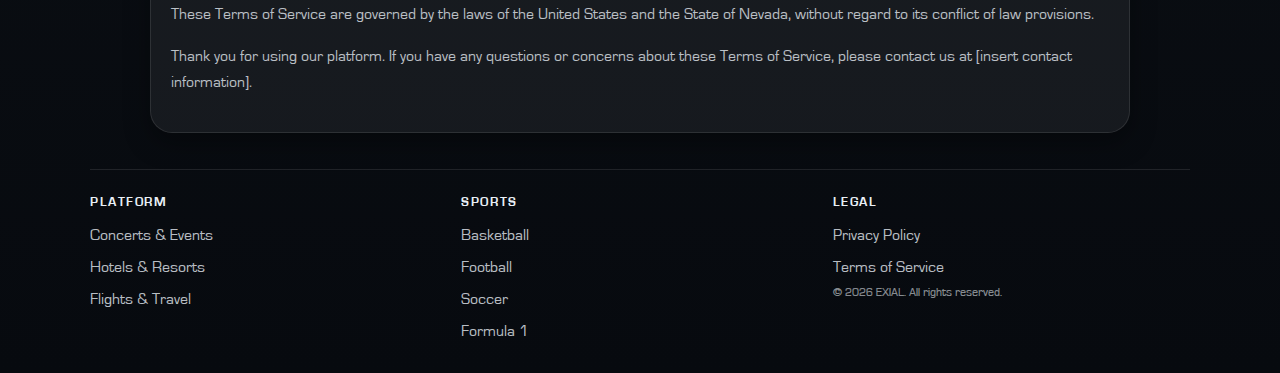
<file: terms.html>
<!doctype html>
<html lang="en">
<head>
  <meta charset="utf-8"/>
  <meta name="viewport" content="width=device-width, initial-scale=1"/>
  <title>Terms of Service | EXIAL</title>
  <meta name="description" content="EXIAL — Exponential Potential. Ticketing, travel, and premium experiences."/>
  <link rel="stylesheet" href="/assets/styles.css"/>
</head>
<body>
  <nav>
    <div class="nav-inner">
      <div class="brand">
        <img src="/assets/img/exial-logo.png" alt="EXIAL"/>
        <div class="title">
          <strong>EXIAL</strong>
          <span>EXPONENTIAL POTENTIAL</span>
        </div>
      </div>
      <div class="nav-links"><a href="/index.html">Home</a><a href="/events.html">Events</a><a href="/hotels.html">Hotels</a><a href="/travel.html">Travel</a><a href="/legal/privacy.html" aria-current="page">Legal</a></div>
      <a class="btn primary" href="/contact.html">Contact</a>
    </div>
  </nav>
  
<div class="container section legal-wrap">
  <h1>Terms of Service</h1>
  <div class="small">Provided terms text included below.</div>
  <div class="panel" style="margin-top:16px">
    <p>EXIAL Terms of Service</p>
<p>Welcome to our Ticketing and Hotel platform! Before using our services, please read these Terms of Service carefully. By using our platform, you agree to be bound by these Terms of Service.</p>
<p>General</p>
<p>Our platform is a ticketing and hotel booking platform that allows you to purchase tickets to events and book hotel accommodations for your travels. We are not responsible for the actual events or hotels themselves; we simply provide a platform for you to purchase tickets and book accommodations.</p>
<p>Account Creation</p>
<p>To use our platform, you must create an account. You agree to provide accurate and complete information when creating your account. You are solely responsible for maintaining the confidentiality of your account information and for all activities that occur under your account.</p>
<p>Purchase of Tickets and Bookings</p>
<p>When you purchase a ticket or book a hotel room through our platform, you agree to pay the full amount for the ticket or room at the time of purchase. All sales are final and non-refundable unless otherwise stated.</p>
<p>Cancellation or Rescheduling of Events or Hotel Reservations</p>
<p>In the event that an event is cancelled or rescheduled, we will do our best to inform you and provide you with a refund or an option to attend the rescheduled event. For hotel reservations, cancellation policies may vary depending on the hotel. Please review the cancellation policy for your specific reservation.</p>
<p>Prohibited Conduct</p>
<p>You agree not to use our platform for any illegal or prohibited purposes. You also agree not to use our platform to harass, abuse, or harm others, or to post or transmit any content that is obscene, defamatory, or otherwise offensive.</p>
<p>Intellectual Property</p>
<p>All content on our platform, including but not limited to text, graphics, logos, and images, is the property of our platform or its licensors and is protected by United States and international copyright laws. You may not use any of our content without our prior written consent.</p>
<p>Limitation of Liability</p>
<p>Our platform is not liable for any damages or losses that may result from your use of our platform, including but not limited to direct, indirect, incidental, or consequential damages. We are not responsible for any actions or inactions of the actual event or hotel itself.</p>
<p>Indemnification</p>
<p>You agree to indemnify and hold our platform, its affiliates, and its officers, directors, employees, and agents harmless from any claim or demand, including reasonable attorneys&#x27; fees, made by any third party due to or arising out of your use of our platform, your violation of these Terms of Service, or your violation of any rights of another.</p>
<p>Termination</p>
<p>We reserve the right to terminate your account and access to our platform at any time, for any reason, without notice.</p>
<p>Changes to Terms of Service</p>
<p>We reserve the right to modify these Terms of Service at any time. If we make material changes to these Terms of Service, we will notify you by email or by posting a notice on our platform. Your continued use of our platform after any changes to these Terms of Service indicates your agreement to the modified terms.</p>
<p>Governing Law</p>
<p>These Terms of Service are governed by the laws of the United States and the State of Nevada, without regard to its conflict of law provisions.</p>
<p>Thank you for using our platform. If you have any questions or concerns about these Terms of Service, please contact us at [insert contact information].</p>
  </div>
</div>

  <div class="container footer">
    <div class="footer-grid">
      <div>
        <h4>Platform</h4>
        <a href="/events.html#concerts">Concerts & Events</a>
        <a href="/hotels.html">Hotels & Resorts</a>
        <a href="/travel.html">Flights & Travel</a>
      </div>
      <div>
        <h4>Sports</h4>
        <a href="/events.html#basketball">Basketball</a>
        <a href="/events.html#football">Football</a>
        <a href="/events.html#soccer">Soccer</a>
        <a href="/events.html#f1">Formula 1</a>
      </div>
      <div>
        <h4>Legal</h4>
        <a href="/legal/privacy.html">Privacy Policy</a>
        <a href="/legal/terms.html">Terms of Service</a>
        <div class="small">© 2026 EXIAL. All rights reserved.</div>
      </div>
    </div>
  </div>
  <script src="/assets/app.js"></script>
</body>
</html>
</file>
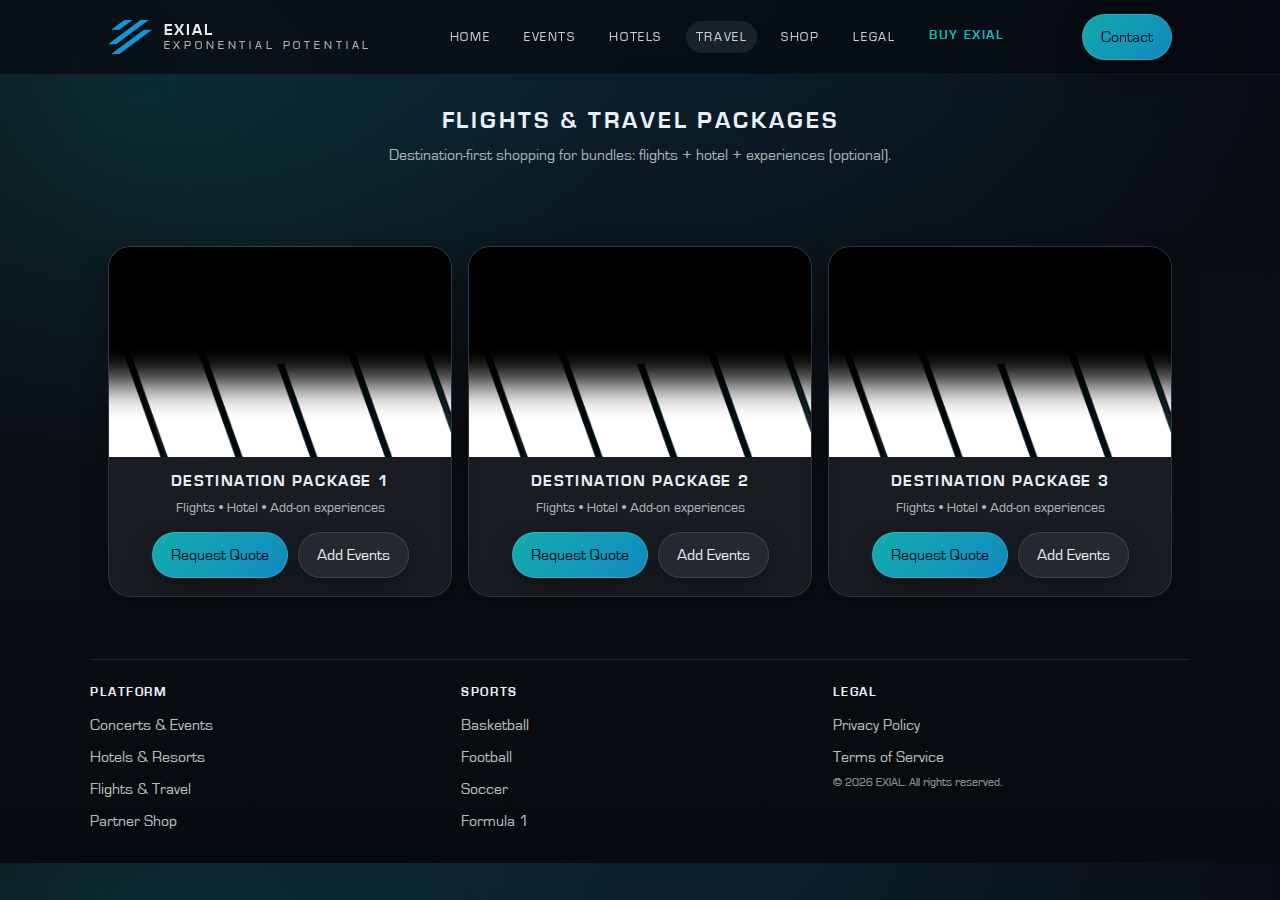
<file: travel.html>
<!doctype html>
<html lang="en">
<head>
  <meta charset="utf-8"/>
  <meta name="viewport" content="width=device-width, initial-scale=1"/>
  <title>Travel | EXIAL</title>
  <meta name="description" content="EXIAL — Exponential Potential. Ticketing, travel, and premium experiences."/>
  <link rel="stylesheet" href="/assets/styles.css"/>
</head>
<body>
  <nav>
    <div class="nav-inner">
      <div class="brand">
        <img src="/assets/img/exial-logo.png" alt="EXIAL"/>
        <div class="title">
          <strong>EXIAL</strong>
          <span>EXPONENTIAL POTENTIAL</span>
        </div>
      </div>
      <div class="nav-links"><a href="/index.html">Home</a><a href="/events.html">Events</a><a href="/hotels.html">Hotels</a><a href="/travel.html" aria-current="page">Travel</a><a href="/shop.html">Shop</a><a href="/legal/privacy.html">Legal</a><a href="/token.html" style="color:var(--teal);font-weight:700">Buy EXIAL</a></div>
      <a class="btn primary" href="/contact.html">Contact</a>
    </div>
  </nav>
  
<div class="container section center">
  <h2>Flights & Travel Packages</h2>
  <p class="lead">Destination-first shopping for bundles: flights + hotel + experiences (optional).</p>
</div>
<div class="container">
  <div class="grid">
    
    <div class="card">
      <img class="img" src="/assets/img/travel.jpg" alt="Travel placeholder"/>
      <div class="body center">
        <h3>Destination Package 1</h3>
        <p>Flights • Hotel • Add-on experiences</p>
        <div class="actions">
          <a class="btn primary" href="/contact.html">Request Quote</a>
          <a class="btn" href="/events.html">Add Events</a>
        </div>
      </div>
    </div>
    <div class="card">
      <img class="img" src="/assets/img/travel.jpg" alt="Travel placeholder"/>
      <div class="body center">
        <h3>Destination Package 2</h3>
        <p>Flights • Hotel • Add-on experiences</p>
        <div class="actions">
          <a class="btn primary" href="/contact.html">Request Quote</a>
          <a class="btn" href="/events.html">Add Events</a>
        </div>
      </div>
    </div>
    <div class="card">
      <img class="img" src="/assets/img/travel.jpg" alt="Travel placeholder"/>
      <div class="body center">
        <h3>Destination Package 3</h3>
        <p>Flights • Hotel • Add-on experiences</p>
        <div class="actions">
          <a class="btn primary" href="/contact.html">Request Quote</a>
          <a class="btn" href="/events.html">Add Events</a>
        </div>
      </div>
    </div>
  </div>
</div>

  <div class="container footer">
    <div class="footer-grid">
      <div>
        <h4>Platform</h4>
        <a href="/events.html#concerts">Concerts & Events</a>
        <a href="/hotels.html">Hotels & Resorts</a>
        <a href="/travel.html">Flights & Travel</a>
        <a href="/shop.html">Partner Shop</a>
      </div>
      <div>
        <h4>Sports</h4>
        <a href="/events.html#basketball">Basketball</a>
        <a href="/events.html#football">Football</a>
        <a href="/events.html#soccer">Soccer</a>
        <a href="/events.html#f1">Formula 1</a>
      </div>
      <div>
        <h4>Legal</h4>
        <a href="/legal/privacy.html">Privacy Policy</a>
        <a href="/legal/terms.html">Terms of Service</a>
        <div class="small">© 2026 EXIAL. All rights reserved.</div>
      </div>
    </div>
  </div>
  <script src="/assets/app.js"></script>
</body>
</html>
</file>
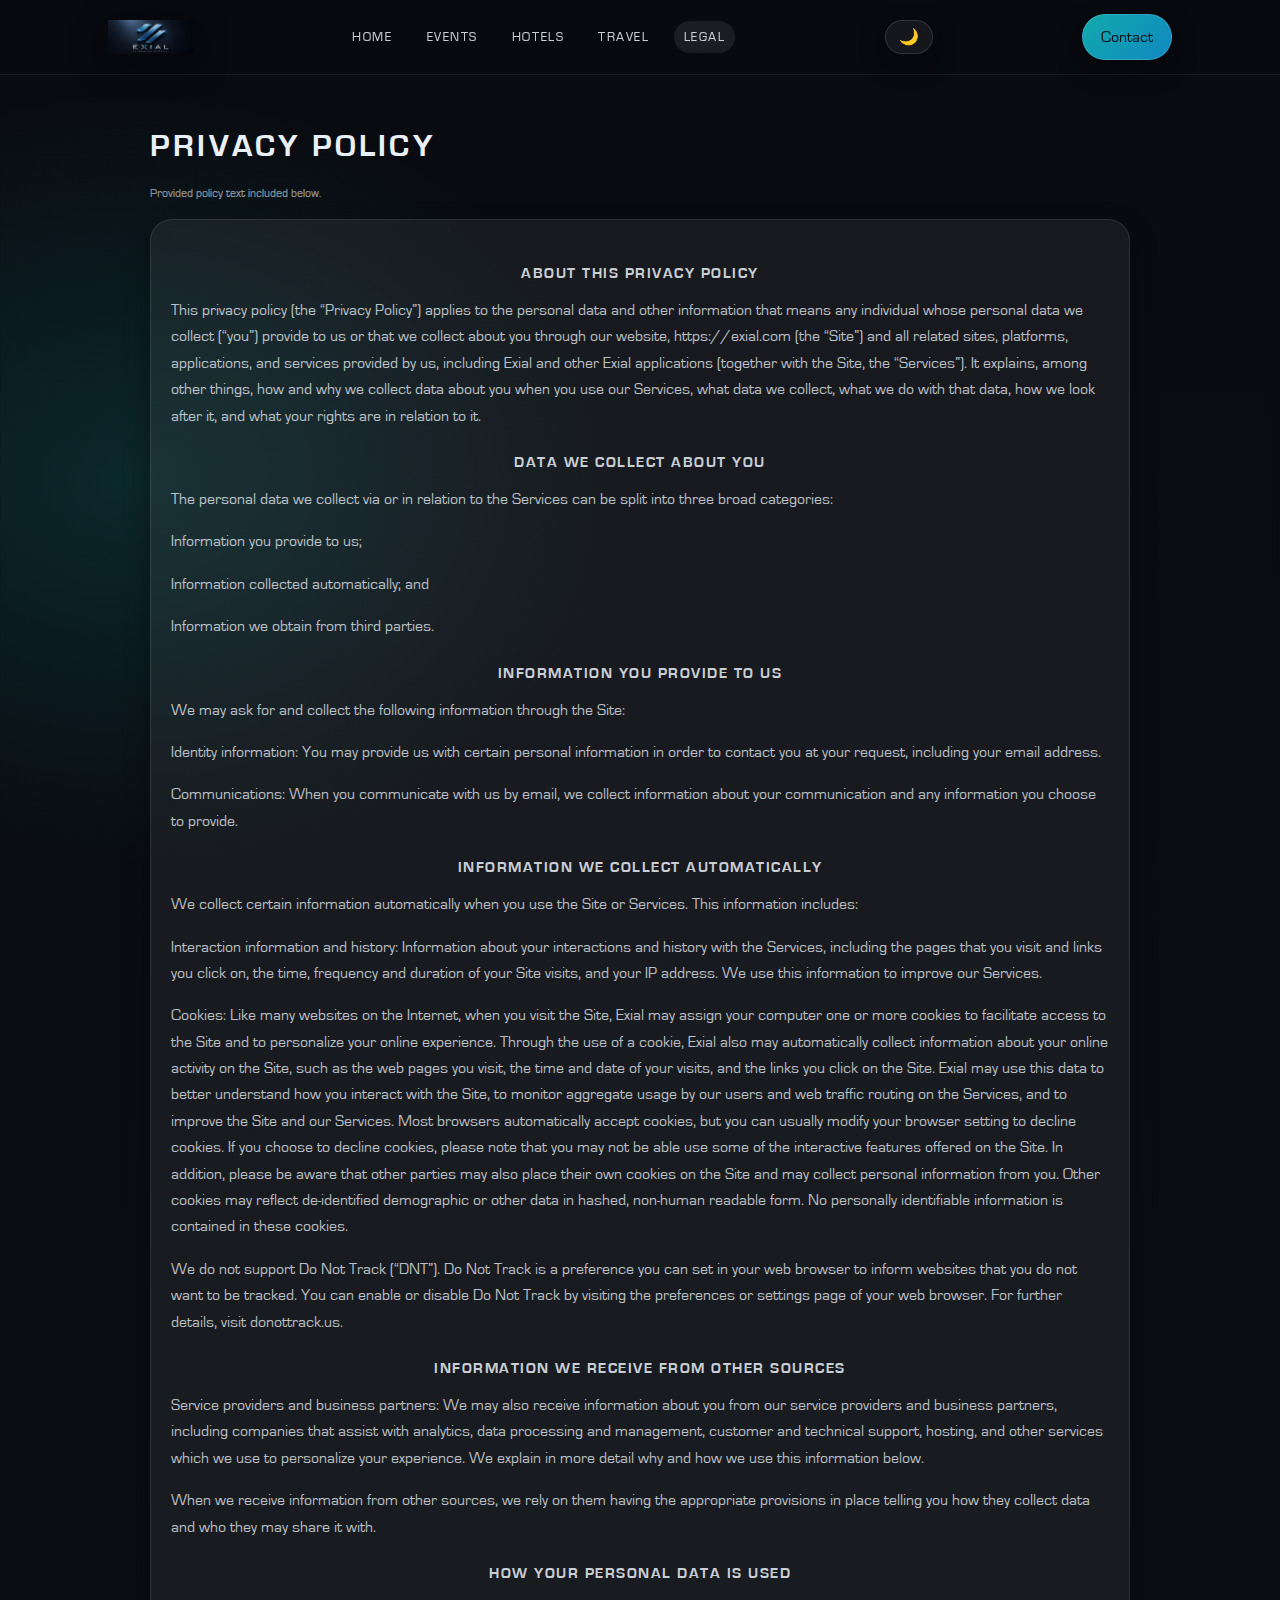
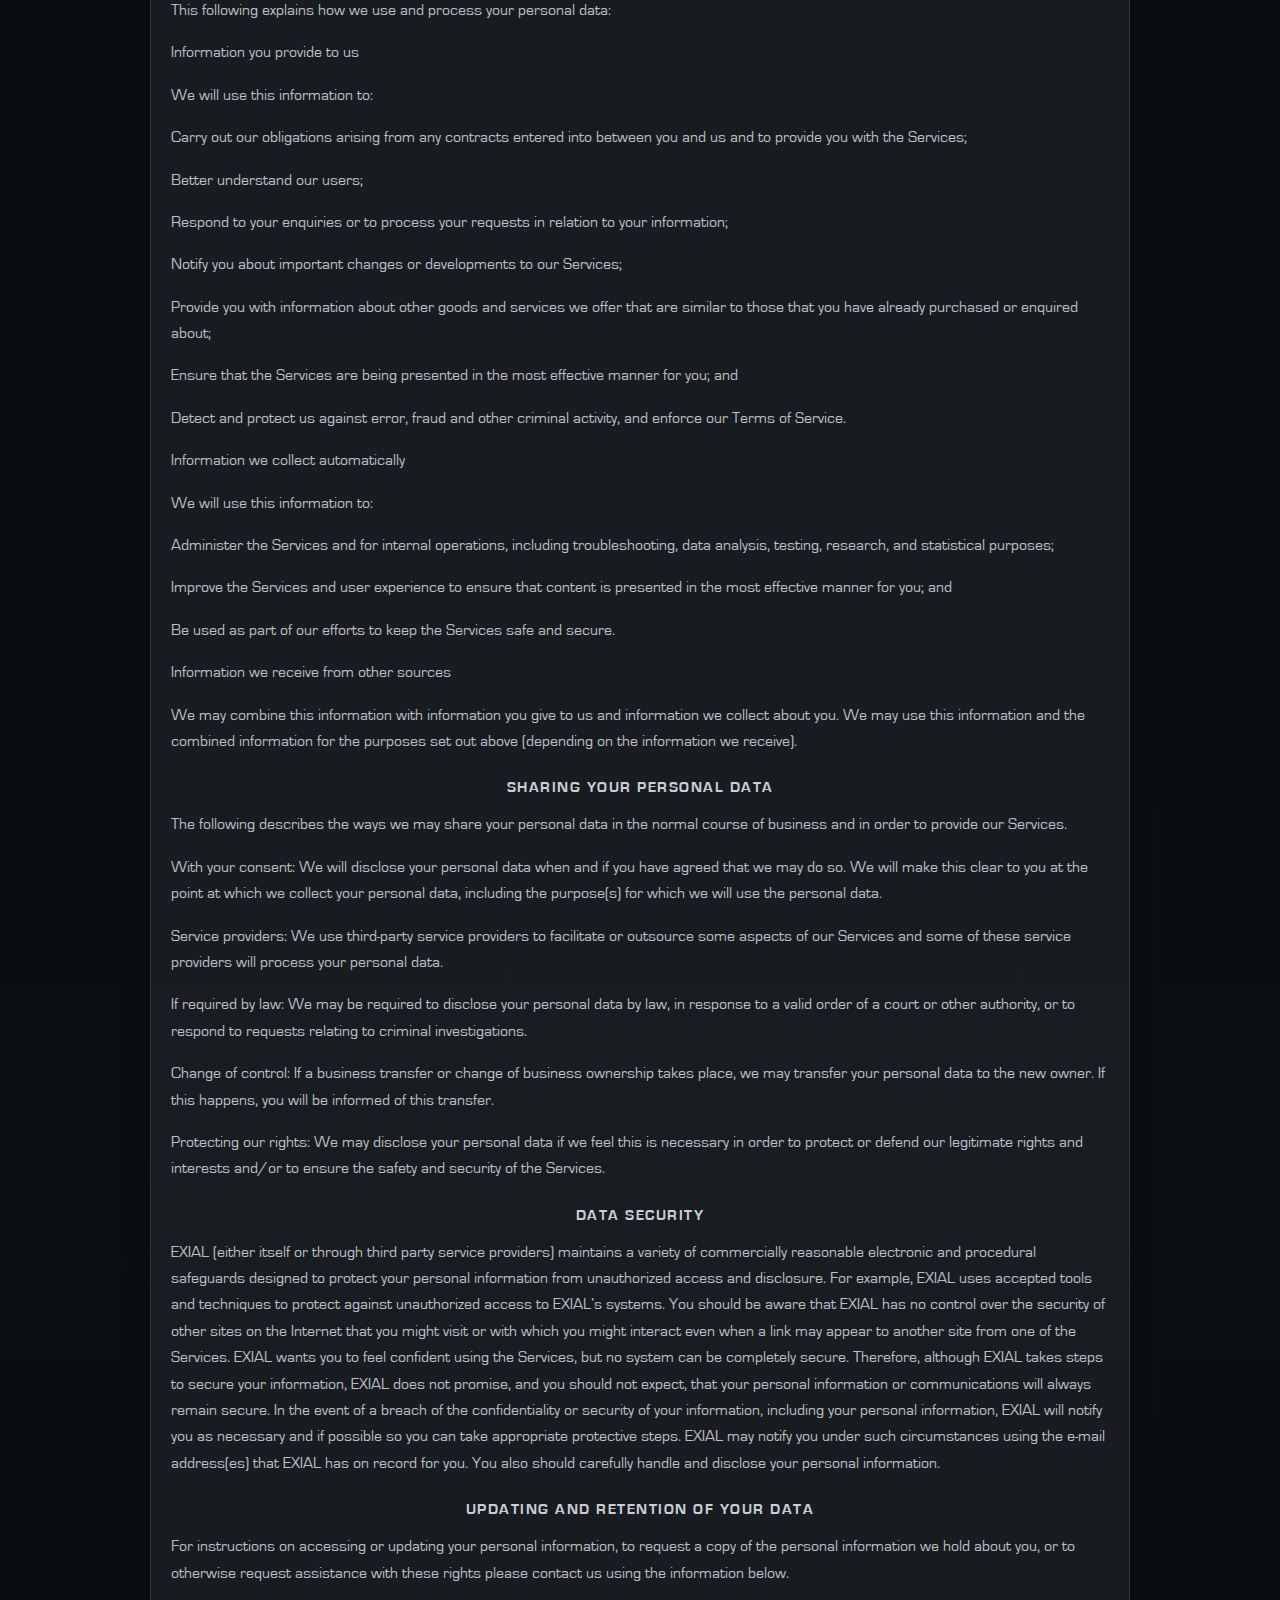
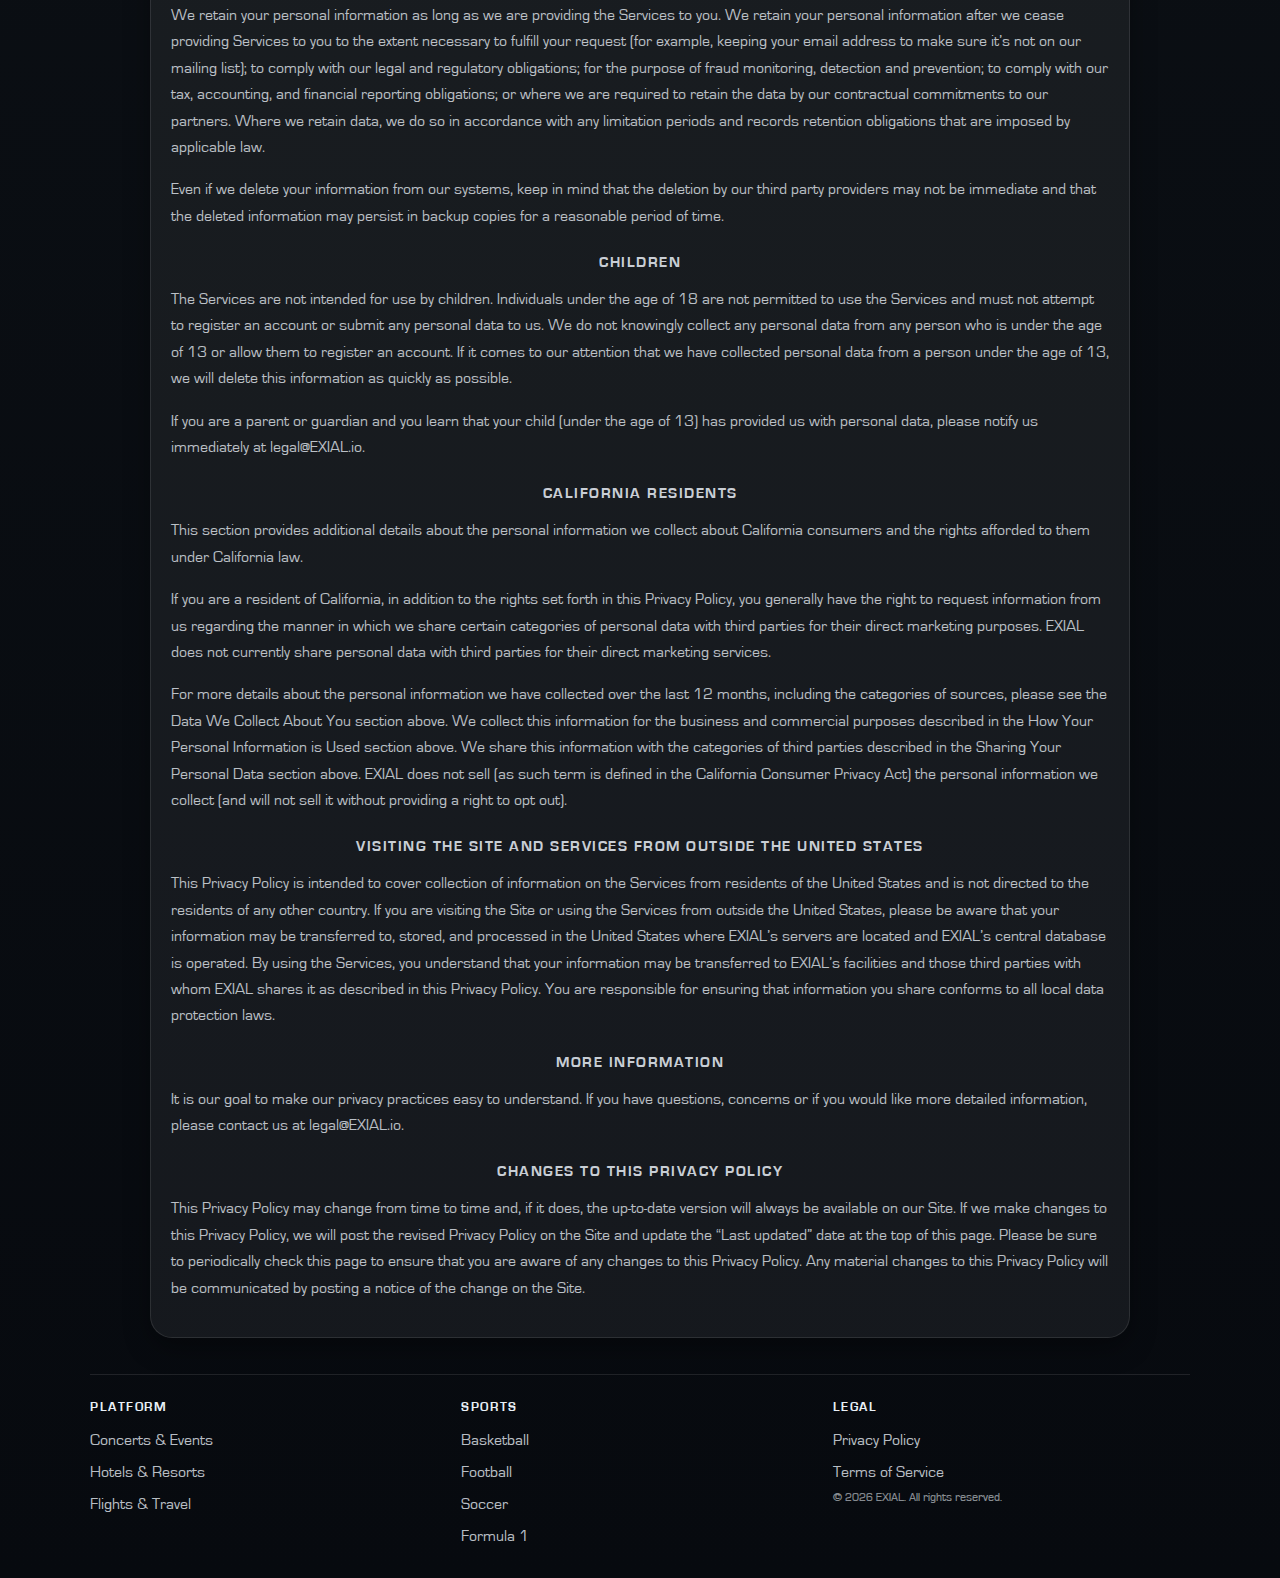
<file: legal/privacy.html>
<!doctype html>
<html lang="en">
<head>
  <meta charset="utf-8"/>
  <meta name="viewport" content="width=device-width, initial-scale=1"/>
  <title>Privacy Policy | EXIAL</title>
  <meta name="description" content="EXIAL — Exponential Potential. Ticketing, travel, and premium experiences."/>
  <link rel="preconnect" href="https://fonts.googleapis.com"/>
  <link rel="preconnect" href="https://fonts.gstatic.com" crossorigin/>
  <link href="https://fonts.googleapis.com/css2?family=Rajdhani:wght@500;600;700&display=swap" rel="stylesheet"/>
  <link rel="stylesheet" href="/assets/styles.css"/>
</head>
<body>
  <nav>
    <div class="nav-inner">
      <div class="brand">
        <img src="/assets/img/exial-logo-2026.png" alt="EXIAL" class="brand-logo-full"/>
      </div>
      <div class="nav-links"><a href="/index.html">Home</a><a href="/events.html">Events</a><a href="/hotels.html">Hotels</a><a href="/travel.html">Travel</a><a href="/legal/privacy.html" aria-current="page">Legal</a></div>
      <button id="theme-toggle" class="btn theme-btn" aria-label="Toggle day/night">🌙</button>
      <a class="btn primary" href="/contact.html">Contact</a>
    </div>
  </nav>
  
<div class="container section legal-wrap">
  <h1>Privacy Policy</h1>
  <div class="small">Provided policy text included below.</div>
  <div class="panel" style="margin-top:16px">
    <h2>ABOUT THIS PRIVACY POLICY</h2>
<p>This privacy policy (the “Privacy Policy”) applies to the personal data and other information that means any individual whose personal data we collect (“you”) provide to us or that we collect about you through our website, https://exial.com (the “Site”) and all related sites, platforms, applications, and services provided by us, including Exial and other Exial applications (together with the Site, the “Services”). It explains, among other things, how and why we collect data about you when you use our Services, what data we collect, what we do with that data, how we look after it, and what your rights are in relation to it.</p>
<h2>DATA WE COLLECT ABOUT YOU</h2>
<p>The personal data we collect via or in relation to the Services can be split into three broad categories:</p>
<p>Information you provide to us;</p>
<p>Information collected automatically; and</p>
<p>Information we obtain from third parties.</p>
<h2>INFORMATION YOU PROVIDE TO US</h2>
<p>We may ask for and collect the following information through the Site:</p>
<p>Identity information: You may provide us with certain personal information in order to contact you at your request, including your email address.</p>
<p>Communications: When you communicate with us by email, we collect information about your communication and any information you choose to provide.</p>
<h2>INFORMATION WE COLLECT AUTOMATICALLY</h2>
<p>We collect certain information automatically when you use the Site or Services. This information includes:</p>
<p>Interaction information and history: Information about your interactions and history with the Services, including the pages that you visit and links you click on, the time, frequency and duration of your Site visits, and your IP address. We use this information to improve our Services.</p>
<p>Cookies: Like many websites on the Internet, when you visit the Site, Exial may assign your computer one or more cookies to facilitate access to the Site and to personalize your online experience. Through the use of a cookie, Exial also may automatically collect information about your online activity on the Site, such as the web pages you visit, the time and date of your visits, and the links you click on the Site. Exial may use this data to better understand how you interact with the Site, to monitor aggregate usage by our users and web traffic routing on the Services, and to improve the Site and our Services. Most browsers automatically accept cookies, but you can usually modify your browser setting to decline cookies. If you choose to decline cookies, please note that you may not be able use some of the interactive features offered on the Site. In addition, please be aware that other parties may also place their own cookies on the Site and may collect personal information from you. Other cookies may reflect de-identified demographic or other data in hashed, non-human readable form. No personally identifiable information is contained in these cookies.</p>
<p>We do not support Do Not Track (“DNT”). Do Not Track is a preference you can set in your web browser to inform websites that you do not want to be tracked. You can enable or disable Do Not Track by visiting the preferences or settings page of your web browser. For further details, visit donottrack.us.</p>
<h2>INFORMATION WE RECEIVE FROM OTHER SOURCES</h2>
<p>Service providers and business partners: We may also receive information about you from our service providers and business partners, including companies that assist with analytics, data processing and management, customer and technical support, hosting, and other services which we use to personalize your experience. We explain in more detail why and how we use this information below.</p>
<p>When we receive information from other sources, we rely on them having the appropriate provisions in place telling you how they collect data and who they may share it with.</p>
<h2>HOW YOUR PERSONAL DATA IS USED</h2>
<p>This following explains how we use and process your personal data:</p>
<p>Information you provide to us</p>
<p>We will use this information to:</p>
<p>Carry out our obligations arising from any contracts entered into between you and us and to provide you with the Services;</p>
<p>Better understand our users;</p>
<p>Respond to your enquiries or to process your requests in relation to your information;</p>
<p>Notify you about important changes or developments to our Services;</p>
<p>Provide you with information about other goods and services we offer that are similar to those that you have already purchased or enquired about;</p>
<p>Ensure that the Services are being presented in the most effective manner for you; and</p>
<p>Detect and protect us against error, fraud and other criminal activity, and enforce our Terms of Service.</p>
<p>Information we collect automatically</p>
<p>We will use this information to:</p>
<p>Administer the Services and for internal operations, including troubleshooting, data analysis, testing, research, and statistical purposes;</p>
<p>Improve the Services and user experience to ensure that content is presented in the most effective manner for you; and</p>
<p>Be used as part of our efforts to keep the Services safe and secure.</p>
<p>Information we receive from other sources</p>
<p>We may combine this information with information you give to us and information we collect about you. We may use this information and the combined information for the purposes set out above (depending on the information we receive).</p>
<h2>SHARING YOUR PERSONAL DATA</h2>
<p>The following describes the ways we may share your personal data in the normal course of business and in order to provide our Services.</p>
<p>With your consent: We will disclose your personal data when and if you have agreed that we may do so. We will make this clear to you at the point at which we collect your personal data, including the purpose(s) for which we will use the personal data.</p>
<p>Service providers: We use third-party service providers to facilitate or outsource some aspects of our Services and some of these service providers will process your personal data.</p>
<p>If required by law: We may be required to disclose your personal data by law, in response to a valid order of a court or other authority, or to respond to requests relating to criminal investigations.</p>
<p>Change of control: If a business transfer or change of business ownership takes place, we may transfer your personal data to the new owner. If this happens, you will be informed of this transfer.</p>
<p>Protecting our rights: We may disclose your personal data if we feel this is necessary in order to protect or defend our legitimate rights and interests and/or to ensure the safety and security of the Services.</p>
<h2>DATA SECURITY</h2>
<p>EXIAL (either itself or through third party service providers) maintains a variety of commercially reasonable electronic and procedural safeguards designed to protect your personal information from unauthorized access and disclosure. For example, EXIAL uses accepted tools and techniques to protect against unauthorized access to EXIAL’s systems. You should be aware that EXIAL has no control over the security of other sites on the Internet that you might visit or with which you might interact even when a link may appear to another site from one of the Services. EXIAL wants you to feel confident using the Services, but no system can be completely secure. Therefore, although EXIAL takes steps to secure your information, EXIAL does not promise, and you should not expect, that your personal information or communications will always remain secure. In the event of a breach of the confidentiality or security of your information, including your personal information, EXIAL will notify you as necessary and if possible so you can take appropriate protective steps. EXIAL may notify you under such circumstances using the e-mail address(es) that EXIAL has on record for you. You also should carefully handle and disclose your personal information.</p>
<h2>UPDATING AND RETENTION OF YOUR DATA</h2>
<p>For instructions on accessing or updating your personal information, to request a copy of the personal information we hold about you, or to otherwise request assistance with these rights please contact us using the information below.</p>
<p>We retain your personal information as long as we are providing the Services to you. We retain your personal information after we cease providing Services to you to the extent necessary to fulfill your request (for example, keeping your email address to make sure it’s not on our mailing list); to comply with our legal and regulatory obligations; for the purpose of fraud monitoring, detection and prevention; to comply with our tax, accounting, and financial reporting obligations; or where we are required to retain the data by our contractual commitments to our partners. Where we retain data, we do so in accordance with any limitation periods and records retention obligations that are imposed by applicable law.</p>
<p>Even if we delete your information from our systems, keep in mind that the deletion by our third party providers may not be immediate and that the deleted information may persist in backup copies for a reasonable period of time.</p>
<h2>CHILDREN</h2>
<p>The Services are not intended for use by children. Individuals under the age of 18 are not permitted to use the Services and must not attempt to register an account or submit any personal data to us. We do not knowingly collect any personal data from any person who is under the age of 13 or allow them to register an account. If it comes to our attention that we have collected personal data from a person under the age of 13, we will delete this information as quickly as possible.</p>
<p>If you are a parent or guardian and you learn that your child (under the age of 13) has provided us with personal data, please notify us immediately at legal@EXIAL.io.</p>
<h2>CALIFORNIA RESIDENTS</h2>
<p>This section provides additional details about the personal information we collect about California consumers and the rights afforded to them under California law.</p>
<p>If you are a resident of California, in addition to the rights set forth in this Privacy Policy, you generally have the right to request information from us regarding the manner in which we share certain categories of personal data with third parties for their direct marketing purposes. EXIAL does not currently share personal data with third parties for their direct marketing services.</p>
<p>For more details about the personal information we have collected over the last 12 months, including the categories of sources, please see the Data We Collect About You section above. We collect this information for the business and commercial purposes described in the How Your Personal Information is Used section above. We share this information with the categories of third parties described in the Sharing Your Personal Data section above. EXIAL does not sell (as such term is defined in the California Consumer Privacy Act) the personal information we collect (and will not sell it without providing a right to opt out).</p>
<h2>VISITING THE SITE AND SERVICES FROM OUTSIDE THE UNITED STATES</h2>
<p>This Privacy Policy is intended to cover collection of information on the Services from residents of the United States and is not directed to the residents of any other country. If you are visiting the Site or using the Services from outside the United States, please be aware that your information may be transferred to, stored, and processed in the United States where EXIAL’s servers are located and EXIAL’s central database is operated. By using the Services, you understand that your information may be transferred to EXIAL’s facilities and those third parties with whom EXIAL shares it as described in this Privacy Policy. You are responsible for ensuring that information you share conforms to all local data protection laws.</p>
<h2>MORE INFORMATION</h2>
<p>It is our goal to make our privacy practices easy to understand. If you have questions, concerns or if you would like more detailed information, please contact us at legal@EXIAL.io.</p>
<h2>CHANGES TO THIS PRIVACY POLICY</h2>
<p>This Privacy Policy may change from time to time and, if it does, the up-to-date version will always be available on our Site. If we make changes to this Privacy Policy, we will post the revised Privacy Policy on the Site and update the “Last updated” date at the top of this page. Please be sure to periodically check this page to ensure that you are aware of any changes to this Privacy Policy. Any material changes to this Privacy Policy will be communicated by posting a notice of the change on the Site.</p>
  </div>
</div>

  <div class="container footer">
    <div class="footer-grid">
      <div>
        <h4>Platform</h4>
        <a href="/events.html#concerts">Concerts & Events</a>
        <a href="/hotels.html">Hotels & Resorts</a>
        <a href="/travel.html">Flights & Travel</a>
      </div>
      <div>
        <h4>Sports</h4>
        <a href="/events.html#basketball">Basketball</a>
        <a href="/events.html#football">Football</a>
        <a href="/events.html#soccer">Soccer</a>
        <a href="/events.html#f1">Formula 1</a>
      </div>
      <div>
        <h4>Legal</h4>
        <a href="/legal/privacy.html">Privacy Policy</a>
        <a href="/legal/terms.html">Terms of Service</a>
        <div class="small">© 2026 EXIAL. All rights reserved.</div>
      </div>
    </div>
  </div>
  <script src="/assets/app.js"></script>
<script src="/assets/app.js"></script>
</body>
</html>
</file>
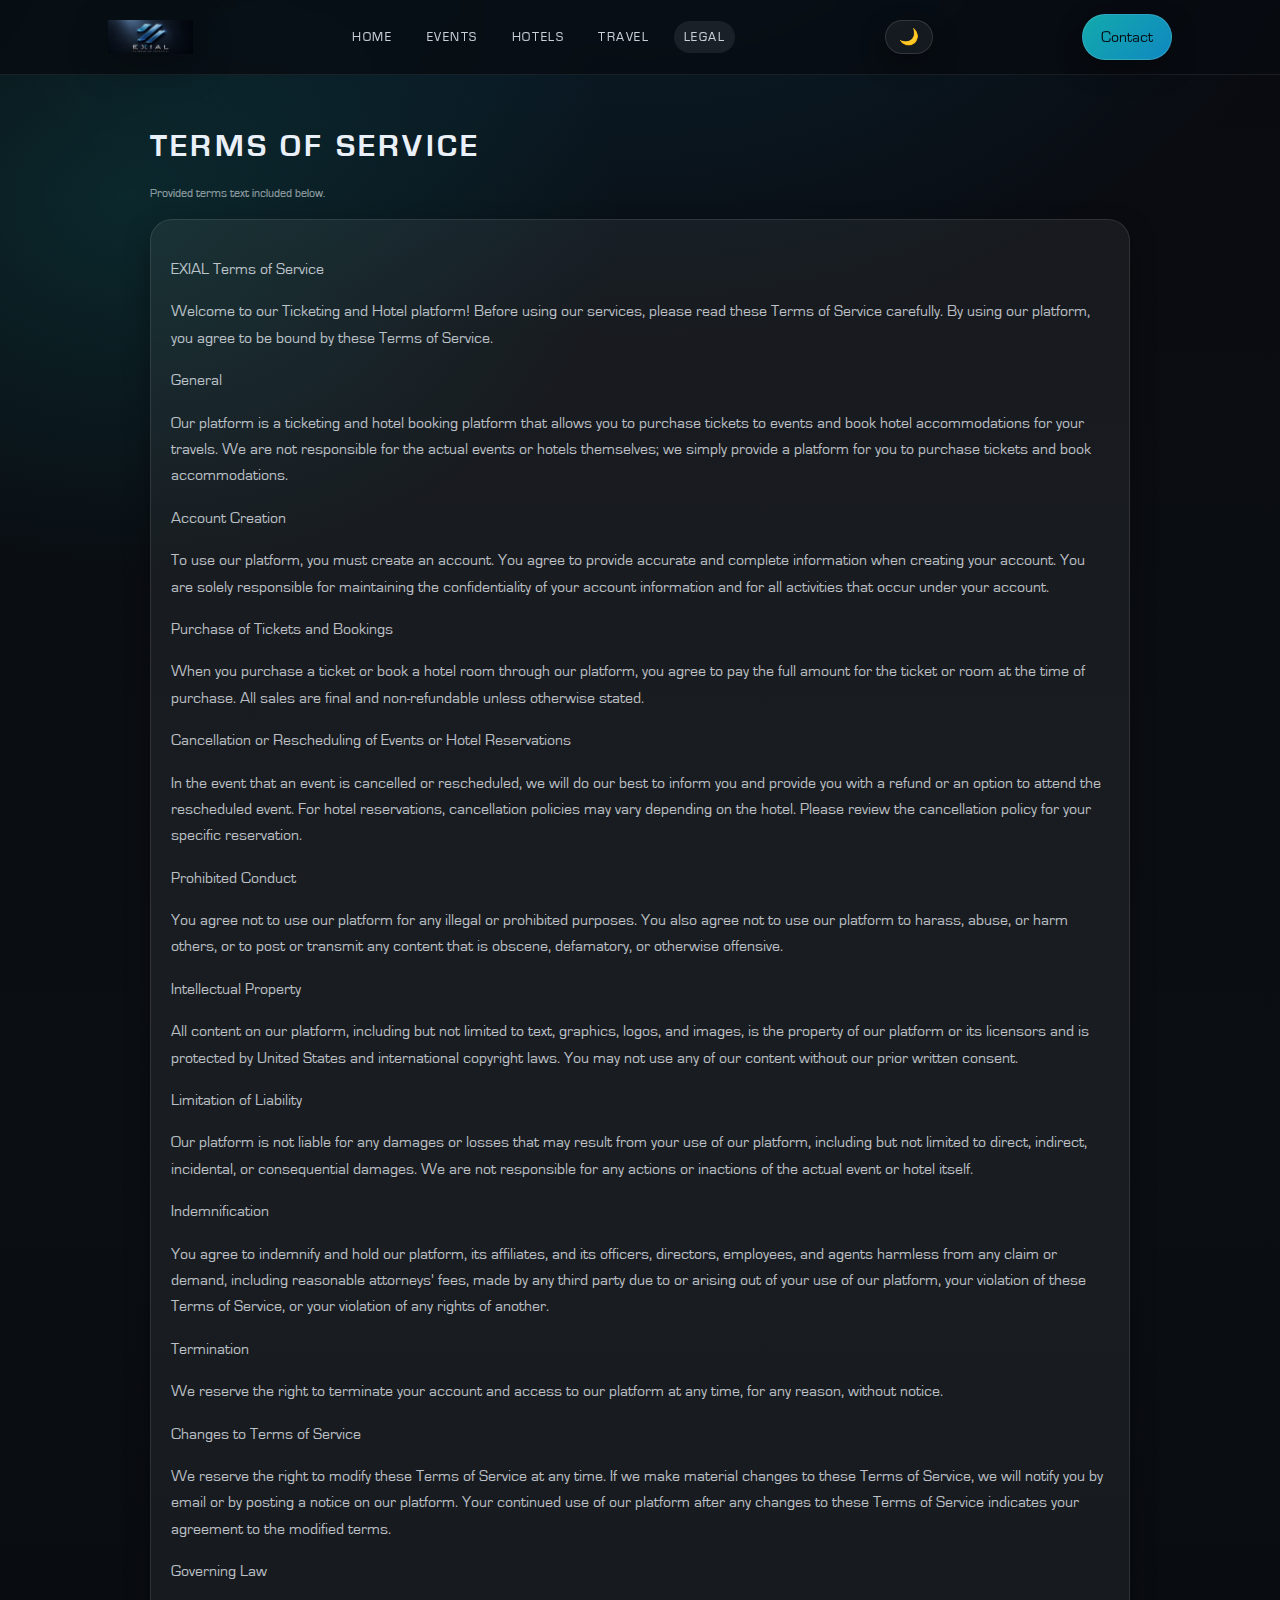
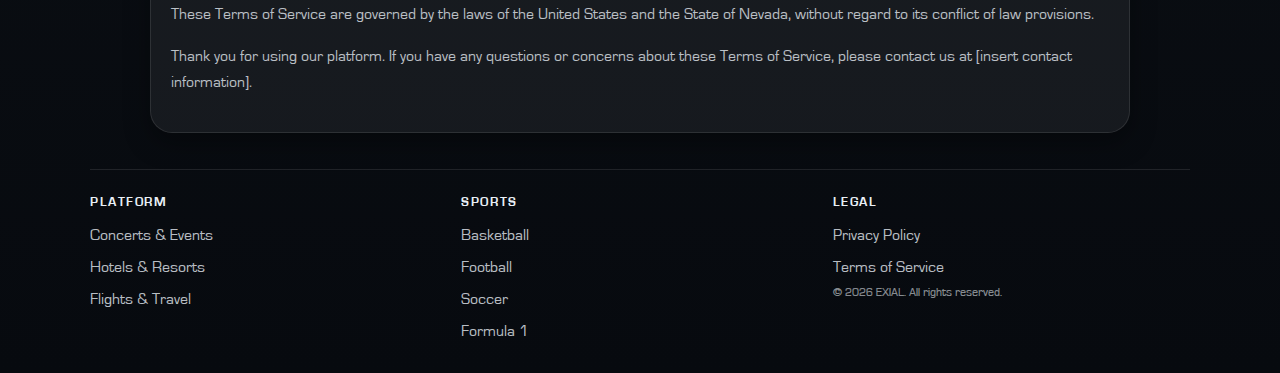
<file: legal/terms.html>
<!doctype html>
<html lang="en">
<head>
  <meta charset="utf-8"/>
  <meta name="viewport" content="width=device-width, initial-scale=1"/>
  <title>Terms of Service | EXIAL</title>
  <meta name="description" content="EXIAL — Exponential Potential. Ticketing, travel, and premium experiences."/>
  <link rel="preconnect" href="https://fonts.googleapis.com"/>
  <link rel="preconnect" href="https://fonts.gstatic.com" crossorigin/>
  <link href="https://fonts.googleapis.com/css2?family=Rajdhani:wght@500;600;700&display=swap" rel="stylesheet"/>
  <link rel="stylesheet" href="/assets/styles.css"/>
</head>
<body>
  <nav>
    <div class="nav-inner">
      <div class="brand">
        <img src="/assets/img/exial-logo-2026.png" alt="EXIAL" class="brand-logo-full"/>
      </div>
      <div class="nav-links"><a href="/index.html">Home</a><a href="/events.html">Events</a><a href="/hotels.html">Hotels</a><a href="/travel.html">Travel</a><a href="/legal/privacy.html" aria-current="page">Legal</a></div>
      <button id="theme-toggle" class="btn theme-btn" aria-label="Toggle day/night">🌙</button>
      <a class="btn primary" href="/contact.html">Contact</a>
    </div>
  </nav>
  
<div class="container section legal-wrap">
  <h1>Terms of Service</h1>
  <div class="small">Provided terms text included below.</div>
  <div class="panel" style="margin-top:16px">
    <p>EXIAL Terms of Service</p>
<p>Welcome to our Ticketing and Hotel platform! Before using our services, please read these Terms of Service carefully. By using our platform, you agree to be bound by these Terms of Service.</p>
<p>General</p>
<p>Our platform is a ticketing and hotel booking platform that allows you to purchase tickets to events and book hotel accommodations for your travels. We are not responsible for the actual events or hotels themselves; we simply provide a platform for you to purchase tickets and book accommodations.</p>
<p>Account Creation</p>
<p>To use our platform, you must create an account. You agree to provide accurate and complete information when creating your account. You are solely responsible for maintaining the confidentiality of your account information and for all activities that occur under your account.</p>
<p>Purchase of Tickets and Bookings</p>
<p>When you purchase a ticket or book a hotel room through our platform, you agree to pay the full amount for the ticket or room at the time of purchase. All sales are final and non-refundable unless otherwise stated.</p>
<p>Cancellation or Rescheduling of Events or Hotel Reservations</p>
<p>In the event that an event is cancelled or rescheduled, we will do our best to inform you and provide you with a refund or an option to attend the rescheduled event. For hotel reservations, cancellation policies may vary depending on the hotel. Please review the cancellation policy for your specific reservation.</p>
<p>Prohibited Conduct</p>
<p>You agree not to use our platform for any illegal or prohibited purposes. You also agree not to use our platform to harass, abuse, or harm others, or to post or transmit any content that is obscene, defamatory, or otherwise offensive.</p>
<p>Intellectual Property</p>
<p>All content on our platform, including but not limited to text, graphics, logos, and images, is the property of our platform or its licensors and is protected by United States and international copyright laws. You may not use any of our content without our prior written consent.</p>
<p>Limitation of Liability</p>
<p>Our platform is not liable for any damages or losses that may result from your use of our platform, including but not limited to direct, indirect, incidental, or consequential damages. We are not responsible for any actions or inactions of the actual event or hotel itself.</p>
<p>Indemnification</p>
<p>You agree to indemnify and hold our platform, its affiliates, and its officers, directors, employees, and agents harmless from any claim or demand, including reasonable attorneys&#x27; fees, made by any third party due to or arising out of your use of our platform, your violation of these Terms of Service, or your violation of any rights of another.</p>
<p>Termination</p>
<p>We reserve the right to terminate your account and access to our platform at any time, for any reason, without notice.</p>
<p>Changes to Terms of Service</p>
<p>We reserve the right to modify these Terms of Service at any time. If we make material changes to these Terms of Service, we will notify you by email or by posting a notice on our platform. Your continued use of our platform after any changes to these Terms of Service indicates your agreement to the modified terms.</p>
<p>Governing Law</p>
<p>These Terms of Service are governed by the laws of the United States and the State of Nevada, without regard to its conflict of law provisions.</p>
<p>Thank you for using our platform. If you have any questions or concerns about these Terms of Service, please contact us at [insert contact information].</p>
  </div>
</div>

  <div class="container footer">
    <div class="footer-grid">
      <div>
        <h4>Platform</h4>
        <a href="/events.html#concerts">Concerts & Events</a>
        <a href="/hotels.html">Hotels & Resorts</a>
        <a href="/travel.html">Flights & Travel</a>
      </div>
      <div>
        <h4>Sports</h4>
        <a href="/events.html#basketball">Basketball</a>
        <a href="/events.html#football">Football</a>
        <a href="/events.html#soccer">Soccer</a>
        <a href="/events.html#f1">Formula 1</a>
      </div>
      <div>
        <h4>Legal</h4>
        <a href="/legal/privacy.html">Privacy Policy</a>
        <a href="/legal/terms.html">Terms of Service</a>
        <div class="small">© 2026 EXIAL. All rights reserved.</div>
      </div>
    </div>
  </div>
  <script src="/assets/app.js"></script>
<script src="/assets/app.js"></script>
</body>
</html>
</file>
<file: assets/styles.css>
/* ── EXIAL Brand Fonts (Style Guide: BankGothicCMdBT + Eurostile LT ExtendedTwo) ── */
@font-face {
  font-family: 'Eurostile';
  src: url('/assets/fonts/Eurostile.ttf') format('truetype');
  font-weight: 400;
  font-style: normal;
  font-display: swap;
}
@font-face {
  font-family: 'Eurostile';
  src: url('/assets/fonts/Eurostile-Bold.ttf') format('truetype');
  font-weight: 700;
  font-style: normal;
  font-display: swap;
}

:root{
  --teal:#14bcbd;
  --blue:#1197d4;
  --navy:#1c3b6b;
  --accent:#3555a4;
  --midnight:#252a69;
  --charcoal:#231f20;
  --gray:#b7b7b8;
  --bg:#0b0f14;
  --panel: rgba(255,255,255,0.06);
  --text:#eaf0f7;
  --muted: rgba(234,240,247,0.72);
  --shadow: 0 18px 50px rgba(0,0,0,0.42);
  --shadow2: 0 10px 26px rgba(0,0,0,0.34);
  --radius: 22px;
}
*{box-sizing:border-box}
html,body{margin:0;padding:0;background:radial-gradient(1200px 900px at 50% -10%, rgba(17,151,212,0.18), transparent 60%),
radial-gradient(900px 700px at 10% 10%, rgba(20,188,189,0.16), transparent 55%),
linear-gradient(180deg, #090b10 0%, #0b0f14 60%, #070a0f 100%); color:var(--text);
font-family: 'Eurostile LT ExtendedTwo', Eurostile, BankGothicCMdBT, 'Bank Gothic', Rajdhani, 'Century Gothic', 'Segoe UI', sans-serif;}
a{color:var(--teal); text-decoration:none}
a:hover{text-decoration:underline}
.container{max-width:1100px;margin:0 auto;padding:28px 18px}
.center{text-align:center}
nav{position:sticky;top:0;z-index:50;background:rgba(7,10,15,0.72);backdrop-filter: blur(10px); border-bottom: 1px solid rgba(255,255,255,0.08)}
.nav-inner{display:flex;align-items:center;justify-content:space-between;gap:16px;max-width:1100px;margin:0 auto;padding:14px 18px}
.brand{display:flex;align-items:center;gap:12px}
.brand img{height:34px;width:auto;filter: drop-shadow(0 10px 18px rgba(0,0,0,.35));}
.brand .title{display:flex;flex-direction:column;line-height:1.05}
.brand .title strong{letter-spacing:0.12em}
.brand .title span{font-size:12px;letter-spacing:0.32em;color:var(--muted)}
.nav-links{display:flex;gap:14px;flex-wrap:wrap;justify-content:center}
.nav-links a{color:rgba(234,240,247,0.86);font-size:13px;letter-spacing:0.12em;text-transform:uppercase;padding:8px 10px;border-radius:999px}
.nav-links a[aria-current="page"]{background:rgba(255,255,255,0.08)}
.nav-links a:hover{background:rgba(255,255,255,0.06)}
.btn{display:inline-flex;align-items:center;justify-content:center;gap:10px;padding:12px 18px;border-radius:999px;border:1px solid rgba(255,255,255,0.12);background:rgba(255,255,255,0.06);color:var(--text);box-shadow:var(--shadow2)}
.btn:hover{transform:translateY(-1px);box-shadow:0 16px 38px rgba(0,0,0,0.38)}
.btn.primary{background:linear-gradient(135deg, rgba(20,188,189,0.90), rgba(17,151,212,0.90));border:1px solid rgba(255,255,255,0.14);color:#061015}
.btn.primary:hover{filter:saturate(1.1)}

.hero{padding:46px 0 10px}
.hero-card{margin:0 auto;max-width:980px;border-radius:var(--radius);background:linear-gradient(180deg, rgba(255,255,255,0.08), rgba(255,255,255,0.03));
border:1px solid rgba(255,255,255,0.10);box-shadow:var(--shadow);padding:34px 22px}
.hero-logo{max-width:280px;margin:0 auto 18px}
.hero-logo img{width:100%;height:auto}
.kicker{color:rgba(234,240,247,0.72);letter-spacing:0.34em;text-transform:uppercase;font-size:12px}
.h1{font-size:42px;letter-spacing:0.08em;margin:12px 0 8px}
.sub{font-size:16px;color:var(--muted);max-width:720px;margin:0 auto 18px;line-height:1.55}

.grid{display:grid;grid-template-columns:repeat(3,1fr);gap:16px;margin:22px auto 8px;max-width:1100px}
.card{background:rgba(255,255,255,0.06);border:1px solid rgba(255,255,255,0.10);border-radius:var(--radius);box-shadow:var(--shadow2);overflow:hidden}
.card .img{display:block;width:100%;height:210px;object-fit:cover;filter:saturate(1.05) contrast(1.02)}
.card .body{padding:16px 16px 18px}
.card h3{margin:0 0 8px;font-size:16px;letter-spacing:0.10em;text-transform:uppercase}
.card p{margin:0 0 14px;color:var(--muted);line-height:1.5;font-size:14px}
.card .actions{display:flex;gap:10px;justify-content:center;flex-wrap:wrap}

.section{padding:34px 0 10px}
.section h2{text-align:center;margin:0 0 10px;letter-spacing:0.12em;text-transform:uppercase}
.section .lead{text-align:center;color:var(--muted);margin:0 auto 18px;max-width:820px;line-height:1.55}

.feature{display:grid;grid-template-columns:1.05fr 0.95fr;gap:18px;align-items:stretch;margin:18px auto;max-width:1100px}
.panel{padding:20px;border-radius:var(--radius);background:rgba(255,255,255,0.06);border:1px solid rgba(255,255,255,0.10);box-shadow:var(--shadow2)}
.list{margin:0;padding:0;list-style:none}
.list li{padding:10px 0;border-bottom:1px solid rgba(255,255,255,0.08);color:rgba(234,240,247,0.88)}
.list li:last-child{border-bottom:none}
.badge{display:inline-block;padding:7px 10px;border-radius:999px;background:rgba(20,188,189,0.16);border:1px solid rgba(20,188,189,0.28);color:rgba(234,240,247,0.92);font-size:12px;letter-spacing:0.08em}
.footer{margin-top:26px;padding:26px 0;border-top:1px solid rgba(255,255,255,0.10)}
.footer-grid{display:grid;grid-template-columns:repeat(3,1fr);gap:14px}
.footer h4{margin:0 0 10px;letter-spacing:0.12em;text-transform:uppercase;font-size:13px}
.footer a{display:block;padding:6px 0;color:rgba(234,240,247,0.80)}
.footer a:hover{color:var(--teal)}
.small{font-size:12px;color:rgba(234,240,247,0.58);line-height:1.6}
.legal-wrap{max-width:980px;margin:0 auto}
.legal-wrap h1{letter-spacing:0.10em;text-transform:uppercase}
.legal-wrap h2{margin-top:26px;letter-spacing:0.10em;text-transform:uppercase;font-size:15px;color:rgba(234,240,247,0.86)}
.legal-wrap p{color:rgba(234,240,247,0.78);line-height:1.65}

@media (max-width: 980px){
  .grid{grid-template-columns:repeat(2,1fr)}
  .feature{grid-template-columns:1fr}
}
@media (max-width: 620px){
  .grid{grid-template-columns:1fr}
  .h1{font-size:34px}
}

/* ══════════════════════════════════════════════════
   DAY / NIGHT THEME
══════════════════════════════════════════════════ */
html.day body{
  background:radial-gradient(1200px 900px at 50% -10%,rgba(17,151,212,0.10),transparent 60%),
    linear-gradient(180deg,#d4e3f0 0%,#ddeaf6 60%,#cddaea 100%);
  color:#0b0f14;
}
html.day{--bg:#ddeaf6;--text:#0b0f14;--muted:rgba(11,15,20,0.68);--panel:rgba(0,0,0,0.05);--shadow:0 18px 50px rgba(0,0,0,0.18);--shadow2:0 10px 26px rgba(0,0,0,0.12);}
html.day nav{background:rgba(200,220,238,0.92);border-bottom-color:rgba(0,0,0,0.10);}
html.day .nav-links a{color:rgba(11,15,20,0.82);}
html.day .nav-links a[aria-current="page"]{background:rgba(0,0,0,0.08);}
html.day .nav-links a:hover{background:rgba(0,0,0,0.06);}
html.day .btn{background:rgba(255,255,255,0.60);border-color:rgba(0,0,0,0.18);color:#0b0f14;}
html.day .btn.primary{background:linear-gradient(135deg,rgba(20,188,189,0.92),rgba(17,151,212,0.92)) !important;border-color:rgba(20,188,189,0.45) !important;color:#fff !important;}

/* Cards / panels */
html.day .hero-card,html.day .card,html.day .panel,
html.day .xs-card,html.day .ec-cell,html.day .stat-card,
html.day .rev-panel,html.day .trs-panel,html.day .dash-bottom,
html.day .phone-outer,html.day .phone-inner,html.day .phone-balance-card,
html.day .phone-item,html.day .phone-action,html.day .trs-row,
html.day .inv-card,html.day .inv-metric,html.day .cap-row,html.day .doc-row,
html.day .ws-card,html.day .rat-card,html.day .faq-card,html.day .deal-header,
html.day .term-preview,html.day .tracker-section,html.day .term-panel,
html.day .tracker-card,html.day .tracker-panel,html.day .alloc-bar-bg,
html.day .pipeline-row,html.day .inv-entry-card{
  background:rgba(255,255,255,0.82);
  border-color:rgba(0,0,0,0.10);
}

/* All hardcoded light text → dark */
html.day .kicker,
html.day .list li,
html.day .badge,
html.day .card h3,
html.day .card p,
html.day .section h2,
html.day .section .lead,
html.day .lead,
html.day .sub,
html.day .h1,
html.day .hero-card *,
html.day .footer a,
html.day .footer h4,
html.day .small,
html.day .brand .title strong,
html.day .brand .title span,
html.day .phone-meta,
html.day .phone-token-label,
html.day .phone-usd,
html.day .rev-sub,
html.day .rev-bar-labels,
html.day .trs-row-title,
html.day .trs-row-desc,
html.day .stat-label,
html.day .stat-note,
html.day .stat-value,
html.day .dash-col-label,
html.day .dash-col-text,
html.day .deal-eyebrow,
html.day .deal-lead,
html.day .deal-focus-label,
html.day .deal-focus-item,
html.day .inv-title,
html.day .inv-body,
html.day .inv-metric-label,
html.day .inv-metric-val,
html.day .inv-metric-sub,
html.day .cap-row-title,
html.day .cap-row-body,
html.day .doc-row span,
html.day .doc-badge,
html.day .term-row-label,
html.day .term-row-val,
html.day .term-input-label,
html.day .tracker-label,
html.day .tracker-val,
html.day .alloc-label-row,
html.day .pipeline-title,
html.day .pipeline-desc,
html.day .ws-title,
html.day .ws-point,
html.day .rat-card,
html.day .faq-q,
html.day .faq-a,
html.day .inv-entry-card,
html.day .section-h2,
html.day .kill-line,
html.day .conn-sub,
html.day .s-tag,
html.day .card-sub,
html.day .flow-pill,
html.day .deal-tagline,
html.day .deal-title,
html.day .inv-cta h2,
html.day .inv-cta p { color:#0b0f14 !important; }

html.day .s-tag{border-color:rgba(0,0,0,0.14);background:rgba(0,0,0,0.05);}
html.day .badge{background:rgba(20,188,189,0.18);border-color:rgba(20,188,189,0.35);color:#0b4a4b;}
html.day .list li{border-bottom-color:rgba(0,0,0,0.08);}
html.day .footer{border-top-color:rgba(0,0,0,0.10);}
html.day .btn.primary{color:#fff !important;}
html.day a{color:var(--blue);}
html.day .step-num{color:var(--blue);}
html.day .phone-token-value{color:#0b0f14 !important;}
html.day .phone-bar-bg{background:rgba(0,0,0,0.10);}
html.day .rev-bar-bg,.alloc-bar-bg{background:rgba(0,0,0,0.08);}
html.day .stat-divider,html.day .inv-metric-divider,
html.day .tracker-divider{background:linear-gradient(90deg,var(--teal),var(--blue));}
html.day .xs-alt{background:rgba(0,0,0,0.04);border-color:rgba(0,0,0,0.07);}
/* Legal pages */
html.day .legal-wrap p{color:#1a1e24 !important;}
html.day .legal-wrap h1,html.day .legal-wrap h2{color:#0b0f14 !important;}
html.day .legal-wrap{color:#1a1e24;}

/* ── CATCH-ALL: force all text dark in day mode ─────
   Targets any element that still uses rgba(234,240,247,...)
   hardcoded in inline styles or missed selectors           */
html.day *:not(.btn.primary):not(img):not(svg) {
  --text: #0b0f14;
  --muted: rgba(11,15,20,0.72);
}
html.day body { color: #0b0f14; }
html.day p, html.day li, html.day span, html.day div,
html.day h1, html.day h2, html.day h3, html.day h4,
html.day strong, html.day small, html.day label { color: inherit; }
html.day .trs-row,html.day .cap-row,html.day .pipeline-row{background:rgba(0,0,0,0.05);}
html.day .phone-item{background:rgba(0,0,0,0.05);}
html.day .phone-action{background:rgba(0,0,0,0.05);border-color:rgba(0,0,0,0.10);}
html.day .phone-inner{background:linear-gradient(180deg,#e8f2f8 0%,#d8eaf4 100%);}
html.day .modal-box{background:#ddeaf6;}

/* Theme Toggle Button */
.theme-btn{padding:8px 13px;font-size:16px;cursor:pointer;line-height:1;border-radius:999px;}

/* ══════════════════════════════════════════════════
   SHARED NEW SECTION STYLES
══════════════════════════════════════════════════ */
.xs-section{padding:52px 0;}
.xs-alt{background:rgba(255,255,255,0.025);border-top:1px solid rgba(255,255,255,0.06);border-bottom:1px solid rgba(255,255,255,0.06);}
.section-h2{text-align:center;font-size:28px;letter-spacing:0.10em;text-transform:uppercase;margin:0 0 14px;}
.s-tag{display:inline-flex;border-radius:999px;border:1px solid rgba(255,255,255,0.12);background:rgba(255,255,255,0.05);padding:4px 14px;font-size:10px;letter-spacing:0.22em;text-transform:uppercase;color:rgba(234,240,247,0.55);margin-bottom:12px;}
.s-tag-wrap{margin-bottom:4px;}

/* Hero flow pills */
.hero-flow{display:flex;flex-wrap:wrap;justify-content:center;align-items:center;gap:10px;margin-top:22px;font-size:12px;color:var(--muted);}
.flow-pill{background:rgba(255,255,255,0.06);border:1px solid rgba(255,255,255,0.10);border-radius:999px;padding:7px 16px;letter-spacing:0.08em;}
.flow-arrow{opacity:0.40;}

/* ── Exchange Grid ── */
.ec-grid{display:grid;grid-template-columns:repeat(3,1fr);gap:12px;max-width:820px;margin:28px auto 0;}
.ec-cell{background:rgba(255,255,255,0.05);border:1px solid rgba(255,255,255,0.09);border-radius:var(--radius);padding:20px 14px;text-align:center;font-size:13px;color:var(--text);transition:transform 0.2s,box-shadow 0.2s;}
.ec-cell:hover{transform:translateY(-2px);box-shadow:var(--shadow2);}
.kill-line{margin-top:28px;font-size:17px;font-weight:600;color:var(--text);letter-spacing:0.06em;}

/* ── 4-col / 5-col grids ── */
.xs-4{display:grid;grid-template-columns:repeat(4,1fr);gap:14px;}
.xs-5{display:grid;grid-template-columns:repeat(5,1fr);gap:14px;}
.xs-card{background:rgba(255,255,255,0.05);border:1px solid rgba(255,255,255,0.09);border-radius:var(--radius);padding:22px 16px;text-align:center;font-size:13px;color:var(--text);transition:transform 0.2s;}
.xs-card:hover{transform:translateY(-2px);}
.step-num{font-size:22px;font-weight:700;background:linear-gradient(135deg,var(--teal),var(--blue));-webkit-background-clip:text;-webkit-text-fill-color:transparent;background-clip:text;margin-bottom:8px;}
.card-sub{display:block;font-size:11px;color:var(--muted);margin-top:4px;}
.conn-sub{text-align:center;color:var(--muted);font-size:13px;letter-spacing:0.08em;margin-bottom:22px;}

/* ── Phone Frames ── */
.phone-grid{display:grid;grid-template-columns:repeat(4,1fr);gap:22px;max-width:1100px;margin:32px auto 0;}
.phone-outer{max-width:270px;margin:0 auto;border-radius:34px;border:1px solid rgba(255,255,255,0.10);background:#030303;padding:7px;box-shadow:0 30px 80px rgba(0,0,0,0.65);}
.phone-inner{position:relative;overflow:hidden;border-radius:28px;border:1px solid rgba(255,255,255,0.07);background:linear-gradient(180deg,#1a1a1a 0%,#0d0d0d 100%);padding:16px;}
.phone-notch{position:absolute;left:50%;top:9px;transform:translateX(-50%);height:5px;width:64px;border-radius:999px;background:rgba(255,255,255,0.10);}
.phone-meta{display:flex;justify-content:space-between;font-size:9px;letter-spacing:0.16em;text-transform:uppercase;color:rgba(234,240,247,0.40);margin-top:16px;margin-bottom:12px;}
.phone-balance-card{border-radius:20px;padding:13px;background:rgba(0,0,0,0.85);border:1px solid rgba(255,255,255,0.09);margin-bottom:12px;}
.phone-balance-top{display:flex;justify-content:space-between;align-items:flex-start;margin-bottom:11px;}
.phone-token-label{font-size:9px;letter-spacing:0.16em;text-transform:uppercase;color:rgba(234,240,247,0.40);}
.phone-token-value{font-size:18px;font-weight:600;color:var(--text);margin-top:3px;}
.phone-usd{font-size:10px;color:rgba(234,240,247,0.50);margin-top:2px;}
.phone-bar-bg{height:5px;border-radius:999px;background:rgba(255,255,255,0.08);overflow:hidden;}
.phone-bar-fill{height:5px;border-radius:999px;background:linear-gradient(90deg,var(--teal),var(--blue));width:0;transition:width 1.1s ease;}
.phone-items{display:flex;flex-direction:column;gap:5px;margin-bottom:12px;}
.phone-item{background:rgba(255,255,255,0.04);border-radius:10px;padding:7px 10px;font-size:11px;color:rgba(234,240,247,0.72);}
.phone-actions{display:grid;grid-template-columns:repeat(3,1fr);gap:5px;}
.phone-action{border:1px solid rgba(255,255,255,0.09);border-radius:10px;background:rgba(0,0,0,0.35);padding:9px 4px;text-align:center;font-size:10px;color:rgba(234,240,247,0.55);}

/* ── Dashboard ── */
.stat-grid{display:grid;grid-template-columns:repeat(4,1fr);gap:14px;}
.stat-card{background:linear-gradient(135deg,rgba(255,255,255,0.06) 0%,rgba(0,0,0,0.25) 100%);border:1px solid rgba(255,255,255,0.10);border-radius:var(--radius);padding:24px 18px;transition:transform 0.2s;}
.stat-card:hover{transform:translateY(-2px);}
.stat-label{font-size:9px;letter-spacing:0.22em;text-transform:uppercase;color:var(--muted);}
.stat-value{font-size:34px;font-weight:700;color:var(--text);margin:10px 0 8px;}
.stat-divider{height:3px;width:32px;border-radius:999px;background:linear-gradient(90deg,var(--teal),var(--blue));margin-bottom:8px;}
.stat-note{font-size:12px;color:var(--muted);}
.dash-panels{display:grid;grid-template-columns:7fr 5fr;gap:18px;margin-top:20px;}
.rev-panel,.trs-panel{background:rgba(255,255,255,0.04);border:1px solid rgba(255,255,255,0.08);border-radius:var(--radius);padding:22px 18px;}
.rev-panel h3,.trs-panel h3{margin:0 0 5px;font-size:16px;letter-spacing:0.06em;}
.rev-sub{font-size:12px;color:var(--muted);margin-bottom:18px;}
.rev-bar-row{margin-bottom:14px;}
.rev-bar-labels{display:flex;justify-content:space-between;font-size:12px;color:var(--muted);margin-bottom:6px;}
.rev-bar-bg{height:8px;border-radius:999px;background:rgba(255,255,255,0.07);overflow:hidden;}
.rev-bar-fill{height:8px;border-radius:999px;background:linear-gradient(90deg,var(--teal),var(--blue));width:0;transition:width 1.1s ease;}
.trs-row{background:rgba(0,0,0,0.35);border-radius:12px;padding:12px 14px;margin-bottom:8px;}
.trs-row-title{font-size:13px;font-weight:600;margin-bottom:3px;}
.trs-row-desc{font-size:11px;color:var(--muted);line-height:1.5;}
.dash-bottom{background:rgba(255,255,255,0.03);border:1px solid rgba(255,255,255,0.07);border-radius:var(--radius);padding:22px 18px;margin-top:18px;display:grid;grid-template-columns:repeat(3,1fr);gap:18px;}
.dash-col-label{font-size:9px;letter-spacing:0.22em;text-transform:uppercase;color:var(--muted);margin-bottom:8px;}
.dash-col-text{font-size:13px;color:var(--text);line-height:1.65;}
.cta-section{padding:58px 0;text-align:center;}
.cta-section h2{font-size:30px;letter-spacing:0.10em;text-transform:uppercase;margin-bottom:12px;}
.cta-btns{display:flex;gap:14px;justify-content:center;flex-wrap:wrap;margin-top:22px;}

/* ══════════════════════════════════════════════════
   INVESTOR DEAL ROOM PAGE
══════════════════════════════════════════════════ */
.inv-page{max-width:1140px;margin:0 auto;padding:28px 18px 60px;}
.deal-header{border-radius:var(--radius);border:1px solid rgba(255,255,255,0.10);background:linear-gradient(135deg,rgba(255,255,255,0.07) 0%,rgba(0,0,0,0.25) 100%);padding:32px 28px;margin-bottom:36px;box-shadow:var(--shadow);}
.deal-eyebrow{font-size:10px;letter-spacing:0.28em;text-transform:uppercase;color:var(--muted);margin-bottom:10px;}
.deal-title{font-size:38px;font-weight:700;letter-spacing:0.06em;text-transform:uppercase;margin:0 0 20px;}
.deal-badge{border-radius:var(--radius);border:1px solid rgba(255,255,255,0.10);background:rgba(255,255,255,0.05);padding:10px 16px;font-size:12px;color:var(--muted);display:inline-block;}
.deal-header-grid{display:grid;grid-template-columns:1fr auto;gap:24px;align-items:start;}
.deal-focus{border-radius:var(--radius);border:1px solid rgba(255,255,255,0.09);background:rgba(0,0,0,0.30);padding:16px 18px;}
.deal-focus-label{font-size:9px;letter-spacing:0.22em;text-transform:uppercase;color:var(--muted);margin-bottom:10px;}
.deal-focus-item{font-size:12px;color:rgba(234,240,247,0.75);margin-bottom:6px;}
.deal-lead{font-size:16px;line-height:1.75;color:rgba(234,240,247,0.75);max-width:820px;margin-bottom:12px;}
.deal-tagline{font-size:17px;font-weight:600;color:var(--text);}

/* Investor cards */
.inv-grid-4{display:grid;grid-template-columns:repeat(4,1fr);gap:14px;margin-bottom:36px;}
.inv-grid-2{display:grid;grid-template-columns:7fr 5fr;gap:18px;margin-bottom:36px;}
.inv-card{background:rgba(255,255,255,0.04);border:1px solid rgba(255,255,255,0.09);border-radius:var(--radius);padding:22px 18px;}
.inv-title{font-size:17px;font-weight:600;margin-bottom:10px;color:var(--text);}
.inv-body{font-size:13px;line-height:1.72;color:rgba(234,240,247,0.68);}

/* Metrics */
.inv-metric{background:rgba(0,0,0,0.35);border:1px solid rgba(255,255,255,0.09);border-radius:var(--radius);padding:22px 18px;transition:transform 0.2s;}
.inv-metric:hover{transform:translateY(-2px);}
.inv-metric-label{font-size:9px;letter-spacing:0.22em;text-transform:uppercase;color:var(--muted);margin-bottom:10px;}
.inv-metric-val{font-size:32px;font-weight:700;color:var(--text);}
.inv-metric-divider{height:3px;width:36px;border-radius:999px;background:linear-gradient(90deg,var(--teal),var(--blue));margin:8px 0;}
.inv-metric-sub{font-size:12px;color:var(--muted);}

/* Capital stack */
.cap-row{background:rgba(0,0,0,0.30);border:1px solid rgba(255,255,255,0.08);border-radius:16px;padding:16px 18px;margin-bottom:10px;}
.cap-row-title{font-size:14px;font-weight:600;margin-bottom:4px;color:var(--text);}
.cap-row-body{font-size:12px;color:rgba(234,240,247,0.60);line-height:1.55;}

/* Document index */
.doc-row{display:flex;align-items:center;justify-content:space-between;border:1px solid rgba(255,255,255,0.08);border-radius:16px;background:rgba(0,0,0,0.22);padding:13px 16px;margin-bottom:8px;text-decoration:none;color:var(--text);transition:background 0.18s;}
.doc-row:hover{background:rgba(255,255,255,0.06);text-decoration:none;}
.doc-row span:first-child{font-size:13px;color:rgba(234,240,247,0.78);}
.doc-badge{border-radius:999px;background:rgba(255,255,255,0.08);padding:3px 10px;font-size:9px;letter-spacing:0.16em;text-transform:uppercase;color:rgba(234,240,247,0.45);}

/* Term sheet */
.term-preview{border-radius:var(--radius);border:1px solid rgba(255,255,255,0.09);background:linear-gradient(135deg,rgba(255,255,255,0.05) 0%,rgba(0,0,0,0.30) 100%);padding:28px;margin-bottom:36px;}
.term-tabs{display:flex;gap:10px;flex-wrap:wrap;margin-bottom:22px;}
.term-tab{border-radius:999px;padding:8px 18px;font-size:13px;cursor:pointer;border:1px solid rgba(255,255,255,0.12);background:rgba(255,255,255,0.05);color:var(--text);transition:all 0.18s;}
.term-tab.active{background:linear-gradient(135deg,rgba(20,188,189,0.85),rgba(17,151,212,0.85));border-color:rgba(20,188,189,0.45);color:#061015;font-weight:600;}
.term-grid{display:grid;grid-template-columns:7fr 5fr;gap:18px;}
.term-panel{background:rgba(0,0,0,0.30);border:1px solid rgba(255,255,255,0.08);border-radius:18px;padding:20px;}
.term-row{background:rgba(255,255,255,0.04);border-radius:12px;padding:12px 14px;margin-bottom:8px;}
.term-row-label{font-size:9px;letter-spacing:0.18em;text-transform:uppercase;color:var(--muted);margin-bottom:4px;}
.term-row-val{font-size:13px;color:rgba(234,240,247,0.80);line-height:1.55;}
.term-input-label{font-size:12px;color:var(--muted);margin-bottom:6px;display:block;}
.term-input{width:100%;border-radius:14px;border:1px solid rgba(255,255,255,0.10);background:rgba(0,0,0,0.40);padding:11px 14px;color:var(--text);font-family:inherit;font-size:13px;outline:none;box-sizing:border-box;margin-bottom:12px;}
html.day .term-input{background:rgba(255,255,255,0.80);color:#0b0f14;border-color:rgba(0,0,0,0.12);}
.term-input:focus{border-color:var(--teal);}
.term-input[readonly]{color:var(--muted);}

/* Deal tracker */
.tracker-section{border-radius:var(--radius);border:1px solid rgba(255,255,255,0.09);background:rgba(255,255,255,0.03);padding:28px;margin-bottom:36px;}
.tracker-grid{display:grid;grid-template-columns:repeat(4,1fr);gap:14px;margin-bottom:22px;}
.tracker-card{border:1px solid rgba(255,255,255,0.09);border-radius:18px;background:rgba(0,0,0,0.30);padding:20px 16px;}
.tracker-label{font-size:9px;letter-spacing:0.20em;text-transform:uppercase;color:var(--muted);margin-bottom:10px;}
.tracker-val{font-size:28px;font-weight:700;color:var(--text);}
.tracker-divider{height:2px;width:28px;border-radius:999px;background:linear-gradient(90deg,var(--teal),var(--blue));margin-top:8px;}
.tracker-panels{display:grid;grid-template-columns:7fr 5fr;gap:18px;}
.tracker-panel{background:rgba(0,0,0,0.28);border:1px solid rgba(255,255,255,0.07);border-radius:18px;padding:20px;}
.alloc-label-row{display:flex;justify-content:space-between;font-size:12px;color:var(--muted);margin-bottom:6px;}
.alloc-bar-bg{height:8px;border-radius:999px;background:rgba(255,255,255,0.07);overflow:hidden;margin-bottom:14px;}
.alloc-bar-fill{height:8px;border-radius:999px;background:linear-gradient(90deg,var(--teal),var(--blue));width:0;transition:width 1.1s ease;}
.pipeline-row{background:rgba(255,255,255,0.04);border-radius:12px;padding:12px 14px;margin-bottom:8px;}
.pipeline-title{font-size:13px;font-weight:600;margin-bottom:3px;}
.pipeline-desc{font-size:11px;color:var(--muted);line-height:1.5;}

/* Workstreams */
.ws-grid{display:grid;grid-template-columns:repeat(4,1fr);gap:14px;margin-bottom:36px;}
.ws-card{background:rgba(0,0,0,0.28);border:1px solid rgba(255,255,255,0.08);border-radius:var(--radius);padding:20px 16px;}
.ws-title{font-size:15px;font-weight:600;margin-bottom:12px;color:var(--text);}
.ws-point{background:rgba(255,255,255,0.04);border-radius:10px;padding:9px 11px;font-size:12px;line-height:1.5;color:rgba(234,240,247,0.68);margin-bottom:6px;}

/* Investment rationale + FAQ */
.rat-faq-grid{display:grid;grid-template-columns:8fr 4fr;gap:18px;margin-bottom:36px;}
.rat-card-grid{display:grid;grid-template-columns:repeat(2,1fr);gap:12px;}
.rat-card{background:rgba(0,0,0,0.28);border-radius:16px;padding:16px;font-size:13px;line-height:1.7;color:rgba(234,240,247,0.70);}
.faq-card{border:1px solid rgba(255,255,255,0.08);border-radius:16px;background:rgba(0,0,0,0.22);padding:16px;margin-bottom:8px;}
.faq-q{font-size:13px;font-weight:600;color:var(--text);margin-bottom:6px;}
.faq-a{font-size:12px;line-height:1.65;color:rgba(234,240,247,0.62);}

/* Investment entry + use of funds + why now */
.inv-3{display:grid;grid-template-columns:repeat(3,1fr);gap:14px;}
.inv-entry-card{background:rgba(255,255,255,0.04);border:1px solid rgba(255,255,255,0.09);border-radius:var(--radius);padding:22px;text-align:center;font-size:14px;font-weight:600;color:var(--text);}

/* Final CTA investor */
.inv-cta{border-radius:var(--radius);border:1px solid rgba(255,255,255,0.10);background:linear-gradient(135deg,rgba(255,255,255,0.06) 0%,rgba(0,0,0,0.20) 100%);padding:46px 28px;text-align:center;margin-top:36px;}
.inv-cta h2{font-size:32px;letter-spacing:0.08em;text-transform:uppercase;margin-bottom:12px;}
.inv-cta p{color:var(--muted);max-width:580px;margin:0 auto 28px;line-height:1.65;}
.inv-cta-btns{display:flex;gap:12px;justify-content:center;flex-wrap:wrap;}

/* Intake Modal */
.modal-overlay{position:fixed;inset:0;background:rgba(0,0,0,0.78);z-index:200;display:flex;align-items:center;justify-content:center;opacity:0;pointer-events:none;transition:opacity 0.2s;}
.modal-overlay.open{opacity:1;pointer-events:all;}
.modal-box{background:#0e1117;border:1px solid rgba(255,255,255,0.12);border-radius:var(--radius);padding:32px 28px;width:100%;max-width:480px;max-height:90vh;overflow-y:auto;}
html.day .modal-box{background:#ddeaf6;}
.modal-title{font-size:20px;font-weight:700;letter-spacing:0.06em;text-transform:uppercase;margin-bottom:22px;}
.modal-select{width:100%;border-radius:14px;border:1px solid rgba(255,255,255,0.10);background:rgba(0,0,0,0.40);padding:11px 14px;color:var(--text);font-family:inherit;font-size:13px;outline:none;box-sizing:border-box;margin-bottom:12px;-webkit-appearance:none;}
html.day .modal-select{background:rgba(255,255,255,0.80);color:#0b0f14;border-color:rgba(0,0,0,0.12);}
.modal-close{position:absolute;top:16px;right:20px;background:none;border:none;color:var(--muted);font-size:22px;cursor:pointer;}

/* ══════════════════════════════════════════════════
   RESPONSIVE
══════════════════════════════════════════════════ */
@media(max-width:980px){
  .xs-4{grid-template-columns:repeat(2,1fr);}
  .xs-5{grid-template-columns:repeat(3,1fr);}
  .ec-grid{grid-template-columns:repeat(3,1fr);}
  .phone-grid{grid-template-columns:repeat(2,1fr);}
  .stat-grid{grid-template-columns:repeat(2,1fr);}
  .dash-panels,.dash-bottom{grid-template-columns:1fr;}
  .inv-grid-4{grid-template-columns:repeat(2,1fr);}
  .inv-grid-2,.term-grid,.tracker-panels,.rat-faq-grid{grid-template-columns:1fr;}
  .inv-3,.ws-grid{grid-template-columns:repeat(2,1fr);}
  .deal-header-grid{grid-template-columns:1fr;}
  .tracker-grid{grid-template-columns:repeat(2,1fr);}
}
@media(max-width:620px){
  .xs-4,.xs-5,.ec-grid,.inv-4,.ws-grid,.inv-3,.tracker-grid{grid-template-columns:1fr;}
  .phone-grid{grid-template-columns:1fr;}
  .stat-grid{grid-template-columns:repeat(2,1fr);}
  .dash-bottom{grid-template-columns:1fr;}
  .deal-title{font-size:26px;}
  .rat-card-grid{grid-template-columns:1fr;}
}
</file>
<file: styles.css>
:root{
  --teal:#14bcbd;
  --blue:#1197d4;
  --navy:#1c3b6b;
  --accent:#3555a4;
  --midnight:#252a69;
  --charcoal:#231f20;
  --gray:#b7b7b8;
  --bg:#0b0f14;
  --panel: rgba(255,255,255,0.06);
  --text:#eaf0f7;
  --muted: rgba(234,240,247,0.72);
  --shadow: 0 18px 50px rgba(0,0,0,0.42);
  --shadow2: 0 10px 26px rgba(0,0,0,0.34);
  --radius: 22px;
}
*{box-sizing:border-box}
html,body{margin:0;padding:0;background:radial-gradient(1200px 900px at 50% -10%, rgba(17,151,212,0.18), transparent 60%),
radial-gradient(900px 700px at 10% 10%, rgba(20,188,189,0.16), transparent 55%),
linear-gradient(180deg, #090b10 0%, #0b0f14 60%, #070a0f 100%); color:var(--text);
font-family: Eurostile LT ExtendedTwo, Eurostile, BankGothicCMdBT, Bank Gothic, "Segoe UI", Roboto, Arial, sans-serif;}
a{color:var(--teal); text-decoration:none}
a:hover{text-decoration:underline}
.container{max-width:1100px;margin:0 auto;padding:28px 18px}
.center{text-align:center}
nav{position:sticky;top:0;z-index:50;background:rgba(7,10,15,0.72);backdrop-filter: blur(10px); border-bottom: 1px solid rgba(255,255,255,0.08)}
.nav-inner{display:flex;align-items:center;justify-content:space-between;gap:16px;max-width:1100px;margin:0 auto;padding:14px 18px}
.brand{display:flex;align-items:center;gap:12px}
.brand img{height:34px;width:auto;filter: drop-shadow(0 10px 18px rgba(0,0,0,.35));}
.brand .title{display:flex;flex-direction:column;line-height:1.05}
.brand .title strong{letter-spacing:0.12em}
.brand .title span{font-size:12px;letter-spacing:0.32em;color:var(--muted)}
.nav-links{display:flex;gap:14px;flex-wrap:wrap;justify-content:center}
.nav-links a{color:rgba(234,240,247,0.86);font-size:13px;letter-spacing:0.12em;text-transform:uppercase;padding:8px 10px;border-radius:999px}
.nav-links a[aria-current="page"]{background:rgba(255,255,255,0.08)}
.nav-links a:hover{background:rgba(255,255,255,0.06)}
.btn{display:inline-flex;align-items:center;justify-content:center;gap:10px;padding:12px 18px;border-radius:999px;border:1px solid rgba(255,255,255,0.12);background:rgba(255,255,255,0.06);color:var(--text);box-shadow:var(--shadow2)}
.btn:hover{transform:translateY(-1px);box-shadow:0 16px 38px rgba(0,0,0,0.38)}
.btn.primary{background:linear-gradient(135deg, rgba(20,188,189,0.90), rgba(17,151,212,0.90));border:1px solid rgba(255,255,255,0.14);color:#061015}
.btn.primary:hover{filter:saturate(1.1)}

.hero{padding:46px 0 10px}
.hero-card{margin:0 auto;max-width:980px;border-radius:var(--radius);background:linear-gradient(180deg, rgba(255,255,255,0.08), rgba(255,255,255,0.03));
border:1px solid rgba(255,255,255,0.10);box-shadow:var(--shadow);padding:34px 22px}
.hero-logo{max-width:560px;margin:0 auto 18px}
.hero-logo img{width:100%;height:auto}
.kicker{color:rgba(234,240,247,0.72);letter-spacing:0.34em;text-transform:uppercase;font-size:12px}
.h1{font-size:42px;letter-spacing:0.08em;margin:12px 0 8px}
.sub{font-size:16px;color:var(--muted);max-width:720px;margin:0 auto 18px;line-height:1.55}

.grid{display:grid;grid-template-columns:repeat(3,1fr);gap:16px;margin:22px auto 8px;max-width:1100px}
.card{background:rgba(255,255,255,0.06);border:1px solid rgba(255,255,255,0.10);border-radius:var(--radius);box-shadow:var(--shadow2);overflow:hidden}
.card .img{display:block;width:100%;height:210px;object-fit:cover;filter:saturate(1.05) contrast(1.02)}
.card .body{padding:16px 16px 18px}
.card h3{margin:0 0 8px;font-size:16px;letter-spacing:0.10em;text-transform:uppercase}
.card p{margin:0 0 14px;color:var(--muted);line-height:1.5;font-size:14px}
.card .actions{display:flex;gap:10px;justify-content:center;flex-wrap:wrap}

.section{padding:34px 0 10px}
.section h2{text-align:center;margin:0 0 10px;letter-spacing:0.12em;text-transform:uppercase}
.section .lead{text-align:center;color:var(--muted);margin:0 auto 18px;max-width:820px;line-height:1.55}

.feature{display:grid;grid-template-columns:1.05fr 0.95fr;gap:18px;align-items:stretch;margin:18px auto;max-width:1100px}
.panel{padding:20px;border-radius:var(--radius);background:rgba(255,255,255,0.06);border:1px solid rgba(255,255,255,0.10);box-shadow:var(--shadow2)}
.list{margin:0;padding:0;list-style:none}
.list li{padding:10px 0;border-bottom:1px solid rgba(255,255,255,0.08);color:rgba(234,240,247,0.88)}
.list li:last-child{border-bottom:none}
.badge{display:inline-block;padding:7px 10px;border-radius:999px;background:rgba(20,188,189,0.16);border:1px solid rgba(20,188,189,0.28);color:rgba(234,240,247,0.92);font-size:12px;letter-spacing:0.08em}
.footer{margin-top:26px;padding:26px 0;border-top:1px solid rgba(255,255,255,0.10)}
.footer-grid{display:grid;grid-template-columns:repeat(3,1fr);gap:14px}
.footer h4{margin:0 0 10px;letter-spacing:0.12em;text-transform:uppercase;font-size:13px}
.footer a{display:block;padding:6px 0;color:rgba(234,240,247,0.80)}
.footer a:hover{color:var(--teal)}
.small{font-size:12px;color:rgba(234,240,247,0.58);line-height:1.6}
.legal-wrap{max-width:980px;margin:0 auto}
.legal-wrap h1{letter-spacing:0.10em;text-transform:uppercase}
.legal-wrap h2{margin-top:26px;letter-spacing:0.10em;text-transform:uppercase;font-size:15px;color:rgba(234,240,247,0.86)}
.legal-wrap p{color:rgba(234,240,247,0.78);line-height:1.65}

@media (max-width: 980px){
  .grid{grid-template-columns:repeat(2,1fr)}
  .feature{grid-template-columns:1fr}
}
@media (max-width: 620px){
  .grid{grid-template-columns:1fr}
  .h1{font-size:34px}
}
</file>
